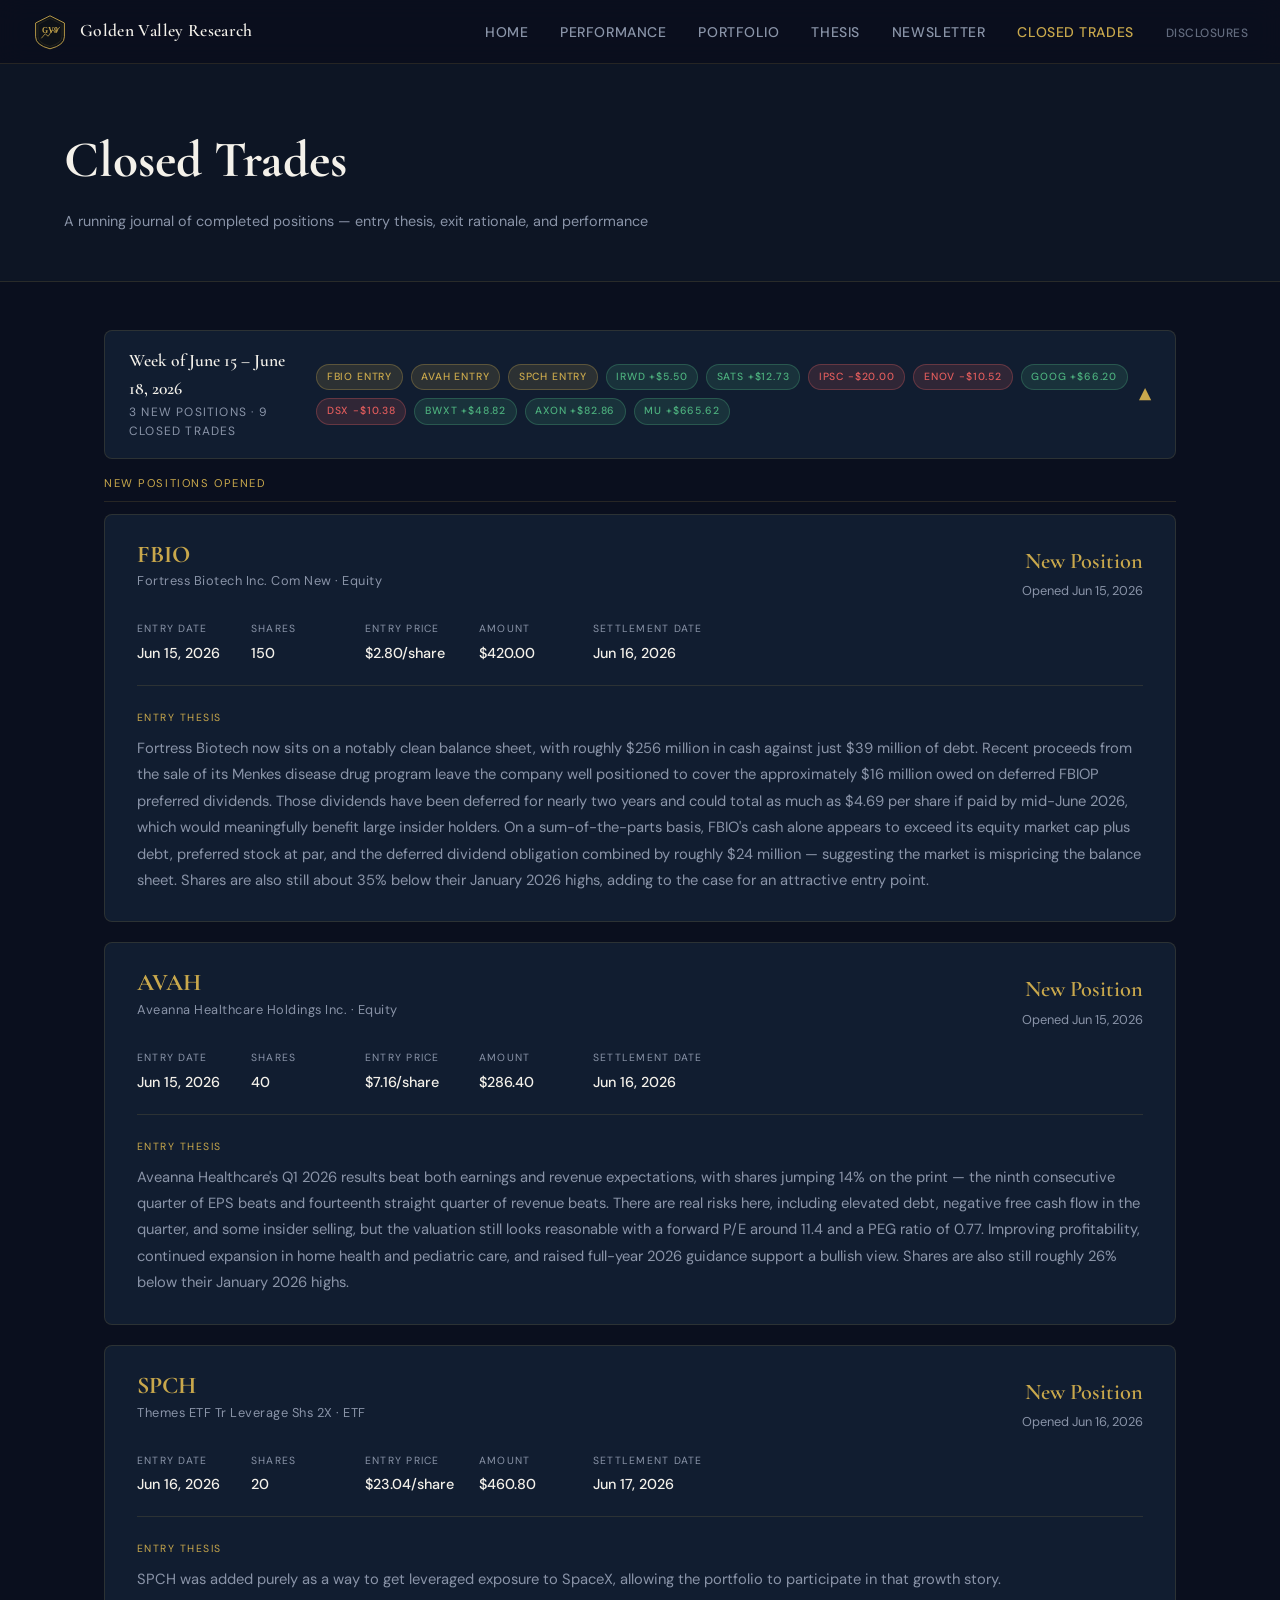
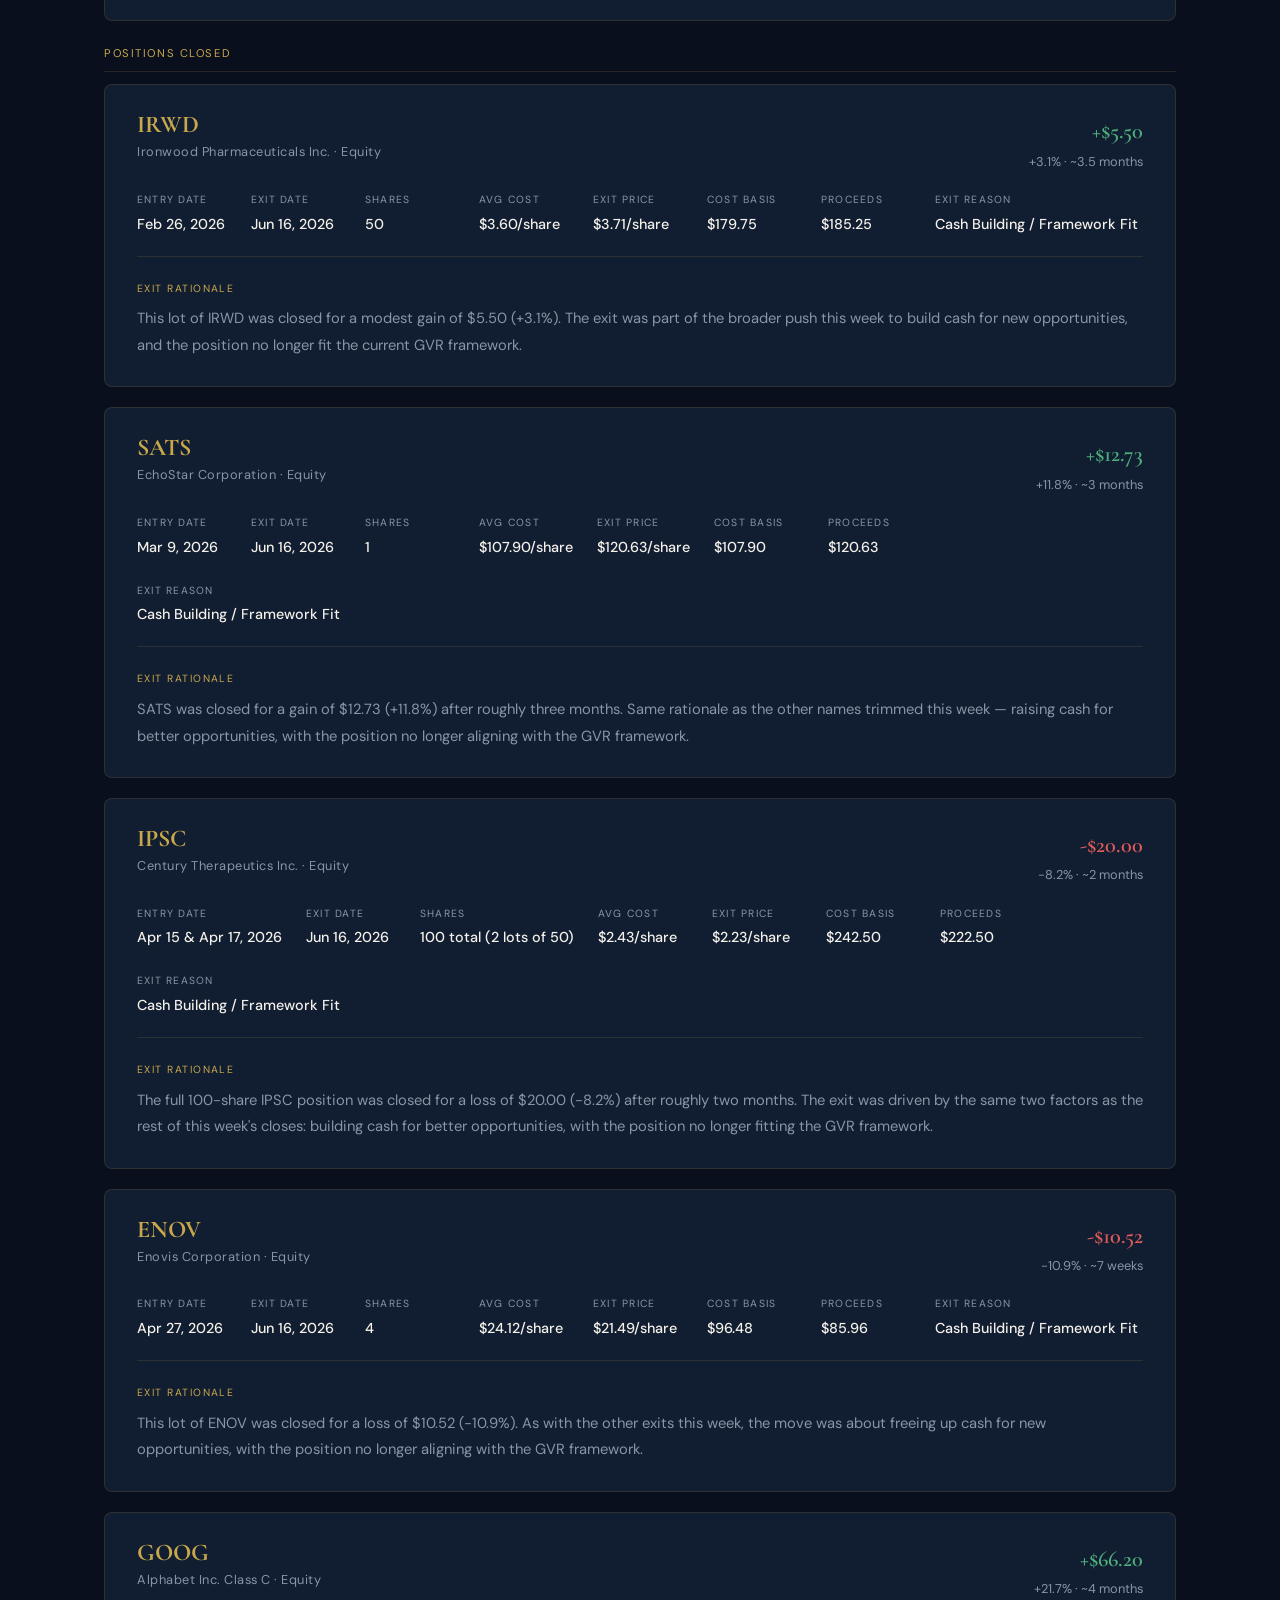
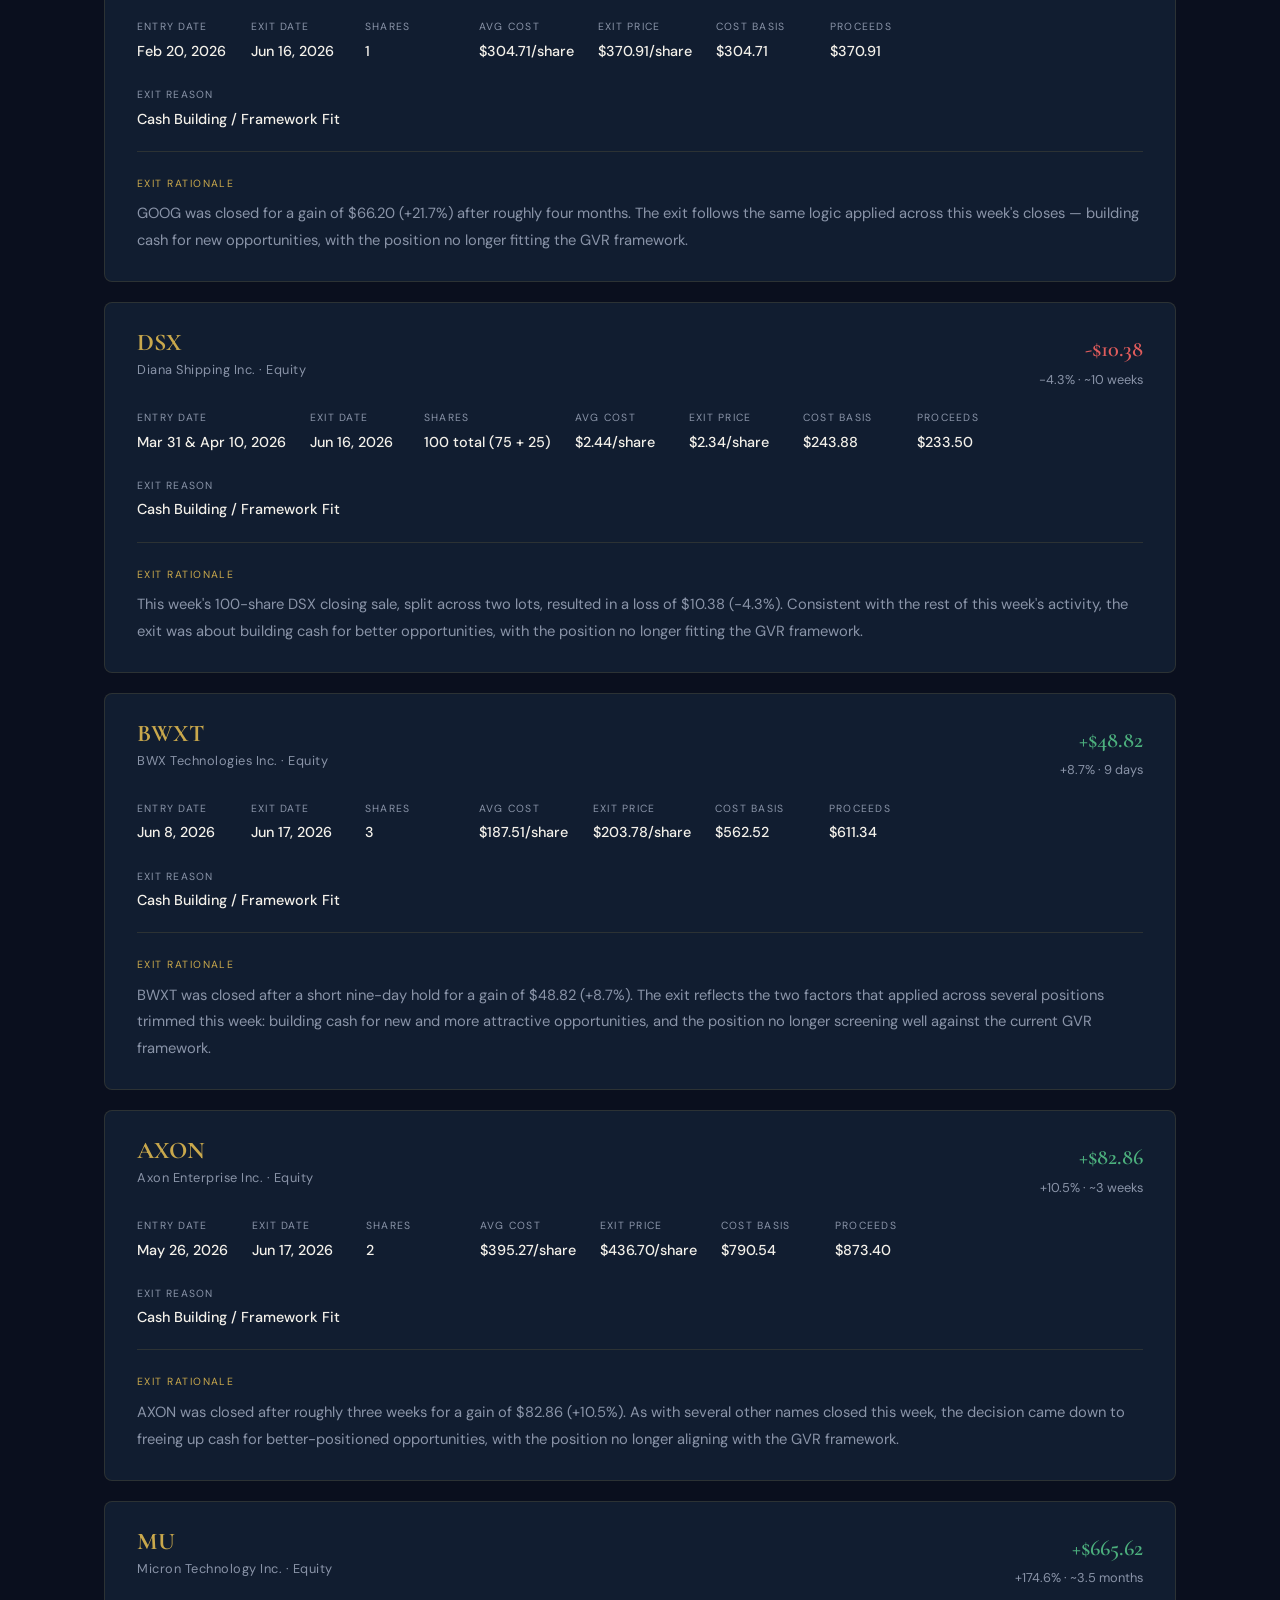
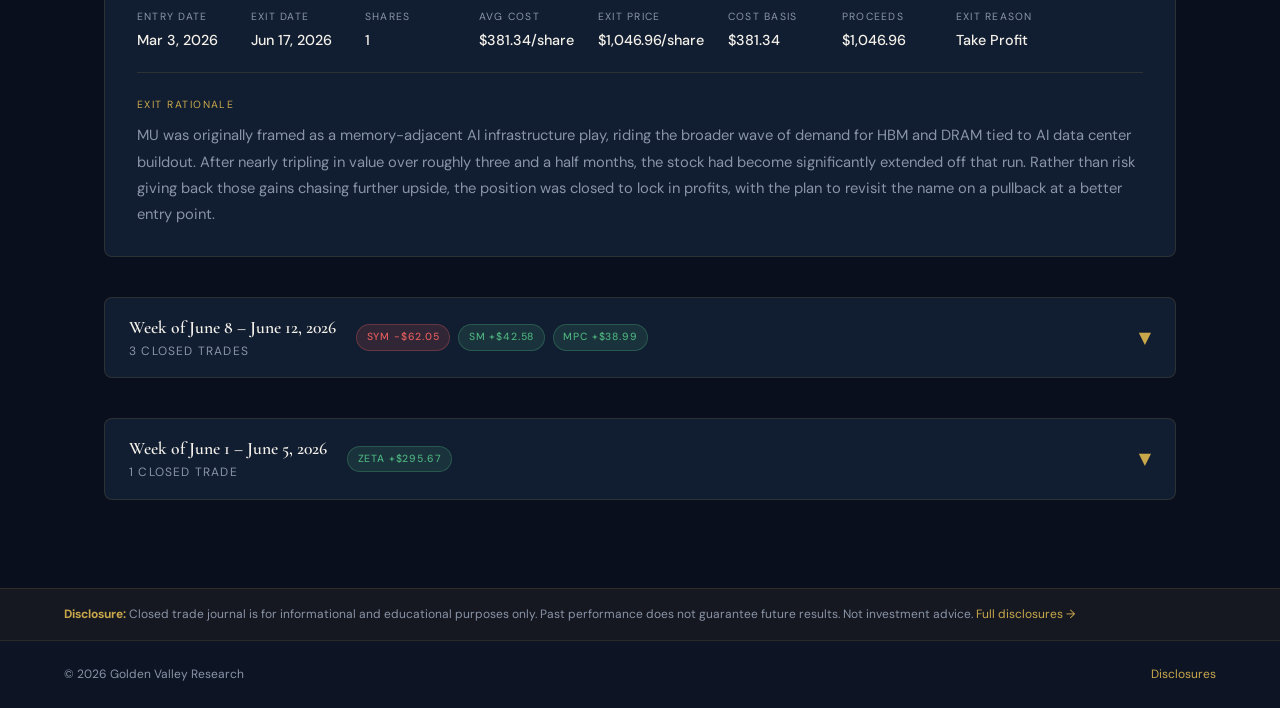
<file: closed-trades.html>
<!DOCTYPE html>
<html lang="en">
<head>
  <meta charset="UTF-8" />
  <meta name="viewport" content="width=device-width, initial-scale=1.0" />
  <title>Closed Trades — Golden Valley Research</title>
  <link rel="preconnect" href="https://fonts.googleapis.com">
  <link href="https://fonts.googleapis.com/css2?family=Cormorant+Garamond:wght@400;600;700&family=DM+Sans:wght@300;400;500&display=swap" rel="stylesheet">
  <link rel="stylesheet" href="css/main.css" />
  <style>
    .week-group { margin-bottom: 2.5rem; }
    .week-header {
      display: flex;
      align-items: center;
      justify-content: space-between;
      cursor: pointer;
      padding: 1rem 1.5rem;
      background: var(--navy-3);
      border: 1px solid var(--border);
      border-radius: var(--radius);
      user-select: none;
      transition: border-color 0.2s;
    }
    .week-header:hover { border-color: var(--gold); }
    .week-header-left { display: flex; align-items: center; gap: 1.25rem; }
    .week-label {
      font-family: var(--font-display);
      font-size: 1.1rem;
      font-weight: 600;
      color: var(--white);
    }
    .week-meta {
      font-size: .75rem;
      letter-spacing: .1em;
      text-transform: uppercase;
      color: var(--muted);
    }
    .week-summary-badges { display: flex; gap: .5rem; flex-wrap: wrap; }
    .trade-badge {
      font-size: .65rem;
      letter-spacing: .08em;
      text-transform: uppercase;
      padding: .25rem .6rem;
      border-radius: 20px;
      font-weight: 500;
    }
    .trade-badge-win {
      background: rgba(76,175,125,0.15);
      color: #4caf7d;
      border: 1px solid rgba(76,175,125,0.3);
    }
    .trade-badge-loss {
      background: rgba(224,92,92,0.15);
      color: #e05c5c;
      border: 1px solid rgba(224,92,92,0.3);
    }
    .trade-badge-open {
      background: rgba(201,168,76,0.15);
      color: var(--gold);
      border: 1px solid rgba(201,168,76,0.3);
    }
    .chevron {
      color: var(--gold);
      font-size: 1rem;
      transition: transform 0.25s;
    }
    .week-group.open .chevron { transform: rotate(180deg); }
    .week-content {
      display: none;
      padding-top: 1rem;
    }
    .week-group.open .week-content { display: block; }
    .week-subsection-label {
      font-size: .7rem;
      letter-spacing: .14em;
      text-transform: uppercase;
      color: var(--gold);
      margin: 1.5rem 0 .75rem;
      padding-bottom: .5rem;
      border-bottom: 1px solid var(--border);
    }
    .week-subsection-label:first-child { margin-top: 0; }
    .trade-card {
      background: var(--navy-3);
      border: 1px solid var(--border);
      border-radius: var(--radius);
      padding: 1.75rem 2rem;
      margin-bottom: 1.25rem;
    }
    .trade-card-header {
      display: flex;
      align-items: flex-start;
      justify-content: space-between;
      margin-bottom: 1.25rem;
      gap: 1rem;
    }
    .trade-ticker {
      font-family: var(--font-display);
      font-size: 1.5rem;
      font-weight: 700;
      color: var(--gold);
      line-height: 1;
      margin-bottom: .3rem;
    }
    .trade-name {
      font-size: .8rem;
      color: var(--muted);
      letter-spacing: .04em;
    }
    .trade-result {
      text-align: right;
    }
    .trade-result-value {
      font-family: var(--font-display);
      font-size: 1.4rem;
      font-weight: 600;
    }
    .trade-result-value.new { color: var(--gold); }
    .trade-result-pct {
      font-size: .8rem;
      color: var(--muted);
      margin-top: .15rem;
    }
    .trade-stats {
      display: flex;
      gap: 1.5rem;
      flex-wrap: wrap;
      margin-bottom: 1.5rem;
      padding-bottom: 1.25rem;
      border-bottom: 1px solid var(--border);
    }
    .trade-stat-item { min-width: 90px; }
    .trade-stat-label {
      font-size: .65rem;
      letter-spacing: .12em;
      text-transform: uppercase;
      color: var(--muted);
      margin-bottom: .25rem;
    }
    .trade-stat-value {
      font-size: .9rem;
      color: var(--white);
      font-weight: 500;
    }
    .trade-body p {
      color: var(--muted);
      font-size: .92rem;
      line-height: 1.8;
      margin-bottom: .9rem;
    }
    .trade-body p:last-child { margin-bottom: 0; }
    .trade-body strong { color: var(--white); }
    .trade-section-label {
      font-size: .65rem;
      letter-spacing: .14em;
      text-transform: uppercase;
      color: var(--gold);
      margin-bottom: .5rem;
      margin-top: 1.25rem;
    }
  </style>
</head>
<body>
  <nav class="nav">
    <a href="index.html" class="nav-brand">
      <svg class="nav-logo" viewBox="0 0 60 60" xmlns="http://www.w3.org/2000/svg">
        <path d="M30 3 L54 15 L54 38 Q54 52 30 58 Q6 52 6 38 L6 15 Z" fill="#0d1117" stroke="#c9a84c" stroke-width="1.5"/>
        <path d="M30 7 L50 17.5 L50 37 Q50 49 30 54 Q10 49 10 37 L10 17.5 Z" fill="none" stroke="#c9a84c" stroke-width="0.5" opacity="0.4"/>
        <text x="30" y="32" font-family="Georgia,serif" font-size="13" font-weight="bold" fill="#c9a84c" text-anchor="middle">GV9</text>
        <polyline points="16,40 22,33 27,37 34,27 40,30 46,22" fill="none" stroke="#c9a84c" stroke-width="1.5" stroke-linecap="round" stroke-linejoin="round" opacity="0.8"/>
      </svg>
      <span class="nav-name">Golden Valley Research</span>
    </a>
    <ul class="nav-links">
      <li><a href="index.html">Home</a></li>
      <li><a href="performance.html">Performance</a></li>
      <li><a href="portfolio.html">Portfolio</a></li>
      <li><a href="thesis.html">Thesis</a></li>
      <li><a href="newsletter.html">Newsletter</a></li>
      <li><a href="closed-trades.html" class="active">Closed Trades</a></li>
      <li><a href="disclosures.html" class="nav-disclosures">Disclosures</a></li>
    </ul>
    <button class="nav-toggle" onclick="document.querySelector('.nav-links').classList.toggle('open')">☰</button>
  </nav>
  <div class="page-header">
    <h1>Closed Trades</h1>
    <p>A running journal of completed positions — entry thesis, exit rationale, and performance</p>
  </div>
  <div class="page-content">
    <!-- WEEK: JUNE 15–18, 2026 -->
    <div class="week-group open" id="week-2026-06-15">
      <div class="week-header" onclick="toggleWeek('week-2026-06-15')">
        <div class="week-header-left">
          <div>
            <div class="week-label">Week of June 15 – June 18, 2026</div>
            <div class="week-meta">3 new positions · 9 closed trades</div>
          </div>
          <div class="week-summary-badges">
            <span class="trade-badge trade-badge-open">FBIO Entry</span>
            <span class="trade-badge trade-badge-open">AVAH Entry</span>
            <span class="trade-badge trade-badge-open">SPCH Entry</span>
            <span class="trade-badge trade-badge-win">IRWD +$5.50</span>
            <span class="trade-badge trade-badge-win">SATS +$12.73</span>
            <span class="trade-badge trade-badge-loss">IPSC -$20.00</span>
            <span class="trade-badge trade-badge-loss">ENOV -$10.52</span>
            <span class="trade-badge trade-badge-win">GOOG +$66.20</span>
            <span class="trade-badge trade-badge-loss">DSX -$10.38</span>
            <span class="trade-badge trade-badge-win">BWXT +$48.82</span>
            <span class="trade-badge trade-badge-win">AXON +$82.86</span>
            <span class="trade-badge trade-badge-win">MU +$665.62</span>
          </div>
        </div>
        <span class="chevron">▼</span>
      </div>
      <div class="week-content">
        <div class="week-subsection-label">New Positions Opened</div>
        <!-- FBIO -->
        <div class="trade-card">
          <div class="trade-card-header">
            <div>
              <div class="trade-ticker">FBIO</div>
              <div class="trade-name">Fortress Biotech Inc. Com New · Equity</div>
            </div>
            <div class="trade-result">
              <div class="trade-result-value new">New Position</div>
              <div class="trade-result-pct">Opened Jun 15, 2026</div>
            </div>
          </div>
          <div class="trade-stats">
            <div class="trade-stat-item">
              <div class="trade-stat-label">Entry Date</div>
              <div class="trade-stat-value">Jun 15, 2026</div>
            </div>
            <div class="trade-stat-item">
              <div class="trade-stat-label">Shares</div>
              <div class="trade-stat-value">150</div>
            </div>
            <div class="trade-stat-item">
              <div class="trade-stat-label">Entry Price</div>
              <div class="trade-stat-value">$2.80/share</div>
            </div>
            <div class="trade-stat-item">
              <div class="trade-stat-label">Amount</div>
              <div class="trade-stat-value">$420.00</div>
            </div>
            <div class="trade-stat-item">
              <div class="trade-stat-label">Settlement Date</div>
              <div class="trade-stat-value">Jun 16, 2026</div>
            </div>
          </div>
          <div class="trade-body">
            <div class="trade-section-label">Entry Thesis</div>
            <p>Fortress Biotech now sits on a notably clean balance sheet, with roughly $256 million in cash against just $39 million of debt. Recent proceeds from the sale of its Menkes disease drug program leave the company well positioned to cover the approximately $16 million owed on deferred FBIOP preferred dividends. Those dividends have been deferred for nearly two years and could total as much as $4.69 per share if paid by mid-June 2026, which would meaningfully benefit large insider holders. On a sum-of-the-parts basis, FBIO's cash alone appears to exceed its equity market cap plus debt, preferred stock at par, and the deferred dividend obligation combined by roughly $24 million — suggesting the market is mispricing the balance sheet. Shares are also still about 35% below their January 2026 highs, adding to the case for an attractive entry point.</p>
          </div>
        </div>
        <!-- AVAH -->
        <div class="trade-card">
          <div class="trade-card-header">
            <div>
              <div class="trade-ticker">AVAH</div>
              <div class="trade-name">Aveanna Healthcare Holdings Inc. · Equity</div>
            </div>
            <div class="trade-result">
              <div class="trade-result-value new">New Position</div>
              <div class="trade-result-pct">Opened Jun 15, 2026</div>
            </div>
          </div>
          <div class="trade-stats">
            <div class="trade-stat-item">
              <div class="trade-stat-label">Entry Date</div>
              <div class="trade-stat-value">Jun 15, 2026</div>
            </div>
            <div class="trade-stat-item">
              <div class="trade-stat-label">Shares</div>
              <div class="trade-stat-value">40</div>
            </div>
            <div class="trade-stat-item">
              <div class="trade-stat-label">Entry Price</div>
              <div class="trade-stat-value">$7.16/share</div>
            </div>
            <div class="trade-stat-item">
              <div class="trade-stat-label">Amount</div>
              <div class="trade-stat-value">$286.40</div>
            </div>
            <div class="trade-stat-item">
              <div class="trade-stat-label">Settlement Date</div>
              <div class="trade-stat-value">Jun 16, 2026</div>
            </div>
          </div>
          <div class="trade-body">
            <div class="trade-section-label">Entry Thesis</div>
            <p>Aveanna Healthcare's Q1 2026 results beat both earnings and revenue expectations, with shares jumping 14% on the print — the ninth consecutive quarter of EPS beats and fourteenth straight quarter of revenue beats. There are real risks here, including elevated debt, negative free cash flow in the quarter, and some insider selling, but the valuation still looks reasonable with a forward P/E around 11.4 and a PEG ratio of 0.77. Improving profitability, continued expansion in home health and pediatric care, and raised full-year 2026 guidance support a bullish view. Shares are also still roughly 26% below their January 2026 highs.</p>
          </div>
        </div>
        <!-- SPCH -->
        <div class="trade-card">
          <div class="trade-card-header">
            <div>
              <div class="trade-ticker">SPCH</div>
              <div class="trade-name">Themes ETF Tr Leverage Shs 2X · ETF</div>
            </div>
            <div class="trade-result">
              <div class="trade-result-value new">New Position</div>
              <div class="trade-result-pct">Opened Jun 16, 2026</div>
            </div>
          </div>
          <div class="trade-stats">
            <div class="trade-stat-item">
              <div class="trade-stat-label">Entry Date</div>
              <div class="trade-stat-value">Jun 16, 2026</div>
            </div>
            <div class="trade-stat-item">
              <div class="trade-stat-label">Shares</div>
              <div class="trade-stat-value">20</div>
            </div>
            <div class="trade-stat-item">
              <div class="trade-stat-label">Entry Price</div>
              <div class="trade-stat-value">$23.04/share</div>
            </div>
            <div class="trade-stat-item">
              <div class="trade-stat-label">Amount</div>
              <div class="trade-stat-value">$460.80</div>
            </div>
            <div class="trade-stat-item">
              <div class="trade-stat-label">Settlement Date</div>
              <div class="trade-stat-value">Jun 17, 2026</div>
            </div>
          </div>
          <div class="trade-body">
            <div class="trade-section-label">Entry Thesis</div>
            <p>SPCH was added purely as a way to get leveraged exposure to SpaceX, allowing the portfolio to participate in that growth story.</p>
          </div>
        </div>

        <div class="week-subsection-label">Positions Closed</div>
        <!-- IRWD -->
        <div class="trade-card">
          <div class="trade-card-header">
            <div>
              <div class="trade-ticker">IRWD</div>
              <div class="trade-name">Ironwood Pharmaceuticals Inc. · Equity</div>
            </div>
            <div class="trade-result">
              <div class="trade-result-value pos">+$5.50</div>
              <div class="trade-result-pct">+3.1% · ~3.5 months</div>
            </div>
          </div>
          <div class="trade-stats">
            <div class="trade-stat-item">
              <div class="trade-stat-label">Entry Date</div>
              <div class="trade-stat-value">Feb 26, 2026</div>
            </div>
            <div class="trade-stat-item">
              <div class="trade-stat-label">Exit Date</div>
              <div class="trade-stat-value">Jun 16, 2026</div>
            </div>
            <div class="trade-stat-item">
              <div class="trade-stat-label">Shares</div>
              <div class="trade-stat-value">50</div>
            </div>
            <div class="trade-stat-item">
              <div class="trade-stat-label">Avg Cost</div>
              <div class="trade-stat-value">$3.60/share</div>
            </div>
            <div class="trade-stat-item">
              <div class="trade-stat-label">Exit Price</div>
              <div class="trade-stat-value">$3.71/share</div>
            </div>
            <div class="trade-stat-item">
              <div class="trade-stat-label">Cost Basis</div>
              <div class="trade-stat-value">$179.75</div>
            </div>
            <div class="trade-stat-item">
              <div class="trade-stat-label">Proceeds</div>
              <div class="trade-stat-value">$185.25</div>
            </div>
            <div class="trade-stat-item">
              <div class="trade-stat-label">Exit Reason</div>
              <div class="trade-stat-value">Cash Building / Framework Fit</div>
            </div>
          </div>
          <div class="trade-body">
            <div class="trade-section-label">Exit Rationale</div>
            <p>This lot of IRWD was closed for a modest gain of $5.50 (+3.1%). The exit was part of the broader push this week to build cash for new opportunities, and the position no longer fit the current GVR framework.</p>
          </div>
        </div>
        <!-- SATS -->
        <div class="trade-card">
          <div class="trade-card-header">
            <div>
              <div class="trade-ticker">SATS</div>
              <div class="trade-name">EchoStar Corporation · Equity</div>
            </div>
            <div class="trade-result">
              <div class="trade-result-value pos">+$12.73</div>
              <div class="trade-result-pct">+11.8% · ~3 months</div>
            </div>
          </div>
          <div class="trade-stats">
            <div class="trade-stat-item">
              <div class="trade-stat-label">Entry Date</div>
              <div class="trade-stat-value">Mar 9, 2026</div>
            </div>
            <div class="trade-stat-item">
              <div class="trade-stat-label">Exit Date</div>
              <div class="trade-stat-value">Jun 16, 2026</div>
            </div>
            <div class="trade-stat-item">
              <div class="trade-stat-label">Shares</div>
              <div class="trade-stat-value">1</div>
            </div>
            <div class="trade-stat-item">
              <div class="trade-stat-label">Avg Cost</div>
              <div class="trade-stat-value">$107.90/share</div>
            </div>
            <div class="trade-stat-item">
              <div class="trade-stat-label">Exit Price</div>
              <div class="trade-stat-value">$120.63/share</div>
            </div>
            <div class="trade-stat-item">
              <div class="trade-stat-label">Cost Basis</div>
              <div class="trade-stat-value">$107.90</div>
            </div>
            <div class="trade-stat-item">
              <div class="trade-stat-label">Proceeds</div>
              <div class="trade-stat-value">$120.63</div>
            </div>
            <div class="trade-stat-item">
              <div class="trade-stat-label">Exit Reason</div>
              <div class="trade-stat-value">Cash Building / Framework Fit</div>
            </div>
          </div>
          <div class="trade-body">
            <div class="trade-section-label">Exit Rationale</div>
            <p>SATS was closed for a gain of $12.73 (+11.8%) after roughly three months. Same rationale as the other names trimmed this week — raising cash for better opportunities, with the position no longer aligning with the GVR framework.</p>
          </div>
        </div>
        <!-- IPSC -->
        <div class="trade-card">
          <div class="trade-card-header">
            <div>
              <div class="trade-ticker">IPSC</div>
              <div class="trade-name">Century Therapeutics Inc. · Equity</div>
            </div>
            <div class="trade-result">
              <div class="trade-result-value neg">-$20.00</div>
              <div class="trade-result-pct">-8.2% · ~2 months</div>
            </div>
          </div>
          <div class="trade-stats">
            <div class="trade-stat-item">
              <div class="trade-stat-label">Entry Date</div>
              <div class="trade-stat-value">Apr 15 &amp; Apr 17, 2026</div>
            </div>
            <div class="trade-stat-item">
              <div class="trade-stat-label">Exit Date</div>
              <div class="trade-stat-value">Jun 16, 2026</div>
            </div>
            <div class="trade-stat-item">
              <div class="trade-stat-label">Shares</div>
              <div class="trade-stat-value">100 total (2 lots of 50)</div>
            </div>
            <div class="trade-stat-item">
              <div class="trade-stat-label">Avg Cost</div>
              <div class="trade-stat-value">$2.43/share</div>
            </div>
            <div class="trade-stat-item">
              <div class="trade-stat-label">Exit Price</div>
              <div class="trade-stat-value">$2.23/share</div>
            </div>
            <div class="trade-stat-item">
              <div class="trade-stat-label">Cost Basis</div>
              <div class="trade-stat-value">$242.50</div>
            </div>
            <div class="trade-stat-item">
              <div class="trade-stat-label">Proceeds</div>
              <div class="trade-stat-value">$222.50</div>
            </div>
            <div class="trade-stat-item">
              <div class="trade-stat-label">Exit Reason</div>
              <div class="trade-stat-value">Cash Building / Framework Fit</div>
            </div>
          </div>
          <div class="trade-body">
            <div class="trade-section-label">Exit Rationale</div>
            <p>The full 100-share IPSC position was closed for a loss of $20.00 (-8.2%) after roughly two months. The exit was driven by the same two factors as the rest of this week's closes: building cash for better opportunities, with the position no longer fitting the GVR framework.</p>
          </div>
        </div>
        <!-- ENOV -->
        <div class="trade-card">
          <div class="trade-card-header">
            <div>
              <div class="trade-ticker">ENOV</div>
              <div class="trade-name">Enovis Corporation · Equity</div>
            </div>
            <div class="trade-result">
              <div class="trade-result-value neg">-$10.52</div>
              <div class="trade-result-pct">-10.9% · ~7 weeks</div>
            </div>
          </div>
          <div class="trade-stats">
            <div class="trade-stat-item">
              <div class="trade-stat-label">Entry Date</div>
              <div class="trade-stat-value">Apr 27, 2026</div>
            </div>
            <div class="trade-stat-item">
              <div class="trade-stat-label">Exit Date</div>
              <div class="trade-stat-value">Jun 16, 2026</div>
            </div>
            <div class="trade-stat-item">
              <div class="trade-stat-label">Shares</div>
              <div class="trade-stat-value">4</div>
            </div>
            <div class="trade-stat-item">
              <div class="trade-stat-label">Avg Cost</div>
              <div class="trade-stat-value">$24.12/share</div>
            </div>
            <div class="trade-stat-item">
              <div class="trade-stat-label">Exit Price</div>
              <div class="trade-stat-value">$21.49/share</div>
            </div>
            <div class="trade-stat-item">
              <div class="trade-stat-label">Cost Basis</div>
              <div class="trade-stat-value">$96.48</div>
            </div>
            <div class="trade-stat-item">
              <div class="trade-stat-label">Proceeds</div>
              <div class="trade-stat-value">$85.96</div>
            </div>
            <div class="trade-stat-item">
              <div class="trade-stat-label">Exit Reason</div>
              <div class="trade-stat-value">Cash Building / Framework Fit</div>
            </div>
          </div>
          <div class="trade-body">
            <div class="trade-section-label">Exit Rationale</div>
            <p>This lot of ENOV was closed for a loss of $10.52 (-10.9%). As with the other exits this week, the move was about freeing up cash for new opportunities, with the position no longer aligning with the GVR framework.</p>
          </div>
        </div>
        <!-- GOOG -->
        <div class="trade-card">
          <div class="trade-card-header">
            <div>
              <div class="trade-ticker">GOOG</div>
              <div class="trade-name">Alphabet Inc. Class C · Equity</div>
            </div>
            <div class="trade-result">
              <div class="trade-result-value pos">+$66.20</div>
              <div class="trade-result-pct">+21.7% · ~4 months</div>
            </div>
          </div>
          <div class="trade-stats">
            <div class="trade-stat-item">
              <div class="trade-stat-label">Entry Date</div>
              <div class="trade-stat-value">Feb 20, 2026</div>
            </div>
            <div class="trade-stat-item">
              <div class="trade-stat-label">Exit Date</div>
              <div class="trade-stat-value">Jun 16, 2026</div>
            </div>
            <div class="trade-stat-item">
              <div class="trade-stat-label">Shares</div>
              <div class="trade-stat-value">1</div>
            </div>
            <div class="trade-stat-item">
              <div class="trade-stat-label">Avg Cost</div>
              <div class="trade-stat-value">$304.71/share</div>
            </div>
            <div class="trade-stat-item">
              <div class="trade-stat-label">Exit Price</div>
              <div class="trade-stat-value">$370.91/share</div>
            </div>
            <div class="trade-stat-item">
              <div class="trade-stat-label">Cost Basis</div>
              <div class="trade-stat-value">$304.71</div>
            </div>
            <div class="trade-stat-item">
              <div class="trade-stat-label">Proceeds</div>
              <div class="trade-stat-value">$370.91</div>
            </div>
            <div class="trade-stat-item">
              <div class="trade-stat-label">Exit Reason</div>
              <div class="trade-stat-value">Cash Building / Framework Fit</div>
            </div>
          </div>
          <div class="trade-body">
            <div class="trade-section-label">Exit Rationale</div>
            <p>GOOG was closed for a gain of $66.20 (+21.7%) after roughly four months. The exit follows the same logic applied across this week's closes — building cash for new opportunities, with the position no longer fitting the GVR framework.</p>
          </div>
        </div>
        <!-- DSX -->
        <div class="trade-card">
          <div class="trade-card-header">
            <div>
              <div class="trade-ticker">DSX</div>
              <div class="trade-name">Diana Shipping Inc. · Equity</div>
            </div>
            <div class="trade-result">
              <div class="trade-result-value neg">-$10.38</div>
              <div class="trade-result-pct">-4.3% · ~10 weeks</div>
            </div>
          </div>
          <div class="trade-stats">
            <div class="trade-stat-item">
              <div class="trade-stat-label">Entry Date</div>
              <div class="trade-stat-value">Mar 31 &amp; Apr 10, 2026</div>
            </div>
            <div class="trade-stat-item">
              <div class="trade-stat-label">Exit Date</div>
              <div class="trade-stat-value">Jun 16, 2026</div>
            </div>
            <div class="trade-stat-item">
              <div class="trade-stat-label">Shares</div>
              <div class="trade-stat-value">100 total (75 + 25)</div>
            </div>
            <div class="trade-stat-item">
              <div class="trade-stat-label">Avg Cost</div>
              <div class="trade-stat-value">$2.44/share</div>
            </div>
            <div class="trade-stat-item">
              <div class="trade-stat-label">Exit Price</div>
              <div class="trade-stat-value">$2.34/share</div>
            </div>
            <div class="trade-stat-item">
              <div class="trade-stat-label">Cost Basis</div>
              <div class="trade-stat-value">$243.88</div>
            </div>
            <div class="trade-stat-item">
              <div class="trade-stat-label">Proceeds</div>
              <div class="trade-stat-value">$233.50</div>
            </div>
            <div class="trade-stat-item">
              <div class="trade-stat-label">Exit Reason</div>
              <div class="trade-stat-value">Cash Building / Framework Fit</div>
            </div>
          </div>
          <div class="trade-body">
            <div class="trade-section-label">Exit Rationale</div>
            <p>This week's 100-share DSX closing sale, split across two lots, resulted in a loss of $10.38 (-4.3%). Consistent with the rest of this week's activity, the exit was about building cash for better opportunities, with the position no longer fitting the GVR framework.</p>
          </div>
        </div>
        <!-- BWXT -->
        <div class="trade-card">
          <div class="trade-card-header">
            <div>
              <div class="trade-ticker">BWXT</div>
              <div class="trade-name">BWX Technologies Inc. · Equity</div>
            </div>
            <div class="trade-result">
              <div class="trade-result-value pos">+$48.82</div>
              <div class="trade-result-pct">+8.7% · 9 days</div>
            </div>
          </div>
          <div class="trade-stats">
            <div class="trade-stat-item">
              <div class="trade-stat-label">Entry Date</div>
              <div class="trade-stat-value">Jun 8, 2026</div>
            </div>
            <div class="trade-stat-item">
              <div class="trade-stat-label">Exit Date</div>
              <div class="trade-stat-value">Jun 17, 2026</div>
            </div>
            <div class="trade-stat-item">
              <div class="trade-stat-label">Shares</div>
              <div class="trade-stat-value">3</div>
            </div>
            <div class="trade-stat-item">
              <div class="trade-stat-label">Avg Cost</div>
              <div class="trade-stat-value">$187.51/share</div>
            </div>
            <div class="trade-stat-item">
              <div class="trade-stat-label">Exit Price</div>
              <div class="trade-stat-value">$203.78/share</div>
            </div>
            <div class="trade-stat-item">
              <div class="trade-stat-label">Cost Basis</div>
              <div class="trade-stat-value">$562.52</div>
            </div>
            <div class="trade-stat-item">
              <div class="trade-stat-label">Proceeds</div>
              <div class="trade-stat-value">$611.34</div>
            </div>
            <div class="trade-stat-item">
              <div class="trade-stat-label">Exit Reason</div>
              <div class="trade-stat-value">Cash Building / Framework Fit</div>
            </div>
          </div>
          <div class="trade-body">
            <div class="trade-section-label">Exit Rationale</div>
            <p>BWXT was closed after a short nine-day hold for a gain of $48.82 (+8.7%). The exit reflects the two factors that applied across several positions trimmed this week: building cash for new and more attractive opportunities, and the position no longer screening well against the current GVR framework.</p>
          </div>
        </div>
        <!-- AXON -->
        <div class="trade-card">
          <div class="trade-card-header">
            <div>
              <div class="trade-ticker">AXON</div>
              <div class="trade-name">Axon Enterprise Inc. · Equity</div>
            </div>
            <div class="trade-result">
              <div class="trade-result-value pos">+$82.86</div>
              <div class="trade-result-pct">+10.5% · ~3 weeks</div>
            </div>
          </div>
          <div class="trade-stats">
            <div class="trade-stat-item">
              <div class="trade-stat-label">Entry Date</div>
              <div class="trade-stat-value">May 26, 2026</div>
            </div>
            <div class="trade-stat-item">
              <div class="trade-stat-label">Exit Date</div>
              <div class="trade-stat-value">Jun 17, 2026</div>
            </div>
            <div class="trade-stat-item">
              <div class="trade-stat-label">Shares</div>
              <div class="trade-stat-value">2</div>
            </div>
            <div class="trade-stat-item">
              <div class="trade-stat-label">Avg Cost</div>
              <div class="trade-stat-value">$395.27/share</div>
            </div>
            <div class="trade-stat-item">
              <div class="trade-stat-label">Exit Price</div>
              <div class="trade-stat-value">$436.70/share</div>
            </div>
            <div class="trade-stat-item">
              <div class="trade-stat-label">Cost Basis</div>
              <div class="trade-stat-value">$790.54</div>
            </div>
            <div class="trade-stat-item">
              <div class="trade-stat-label">Proceeds</div>
              <div class="trade-stat-value">$873.40</div>
            </div>
            <div class="trade-stat-item">
              <div class="trade-stat-label">Exit Reason</div>
              <div class="trade-stat-value">Cash Building / Framework Fit</div>
            </div>
          </div>
          <div class="trade-body">
            <div class="trade-section-label">Exit Rationale</div>
            <p>AXON was closed after roughly three weeks for a gain of $82.86 (+10.5%). As with several other names closed this week, the decision came down to freeing up cash for better-positioned opportunities, with the position no longer aligning with the GVR framework.</p>
          </div>
        </div>
        <!-- MU -->
        <div class="trade-card">
          <div class="trade-card-header">
            <div>
              <div class="trade-ticker">MU</div>
              <div class="trade-name">Micron Technology Inc. · Equity</div>
            </div>
            <div class="trade-result">
              <div class="trade-result-value pos">+$665.62</div>
              <div class="trade-result-pct">+174.6% · ~3.5 months</div>
            </div>
          </div>
          <div class="trade-stats">
            <div class="trade-stat-item">
              <div class="trade-stat-label">Entry Date</div>
              <div class="trade-stat-value">Mar 3, 2026</div>
            </div>
            <div class="trade-stat-item">
              <div class="trade-stat-label">Exit Date</div>
              <div class="trade-stat-value">Jun 17, 2026</div>
            </div>
            <div class="trade-stat-item">
              <div class="trade-stat-label">Shares</div>
              <div class="trade-stat-value">1</div>
            </div>
            <div class="trade-stat-item">
              <div class="trade-stat-label">Avg Cost</div>
              <div class="trade-stat-value">$381.34/share</div>
            </div>
            <div class="trade-stat-item">
              <div class="trade-stat-label">Exit Price</div>
              <div class="trade-stat-value">$1,046.96/share</div>
            </div>
            <div class="trade-stat-item">
              <div class="trade-stat-label">Cost Basis</div>
              <div class="trade-stat-value">$381.34</div>
            </div>
            <div class="trade-stat-item">
              <div class="trade-stat-label">Proceeds</div>
              <div class="trade-stat-value">$1,046.96</div>
            </div>
            <div class="trade-stat-item">
              <div class="trade-stat-label">Exit Reason</div>
              <div class="trade-stat-value">Take Profit</div>
            </div>
          </div>
          <div class="trade-body">
            <div class="trade-section-label">Exit Rationale</div>
            <p>MU was originally framed as a memory-adjacent AI infrastructure play, riding the broader wave of demand for HBM and DRAM tied to AI data center buildout. After nearly tripling in value over roughly three and a half months, the stock had become significantly extended off that run. Rather than risk giving back those gains chasing further upside, the position was closed to lock in profits, with the plan to revisit the name on a pullback at a better entry point.</p>
          </div>
        </div>
      </div>
    </div>
    <!-- WEEK: JUNE 8–12, 2026 -->
    <div class="week-group" id="week-2026-06-08">
      <div class="week-header" onclick="toggleWeek('week-2026-06-08')">
        <div class="week-header-left">
          <div>
            <div class="week-label">Week of June 8 – June 12, 2026</div>
            <div class="week-meta">3 closed trades</div>
          </div>
          <div class="week-summary-badges">
            <span class="trade-badge trade-badge-loss">SYM -$62.05</span>
            <span class="trade-badge trade-badge-win">SM +$42.58</span>
            <span class="trade-badge trade-badge-win">MPC +$38.99</span>
          </div>
        </div>
        <span class="chevron">▼</span>
      </div>
      <div class="week-content">
        <!-- SYM -->
        <div class="trade-card">
          <div class="trade-card-header">
            <div>
              <div class="trade-ticker">SYM</div>
              <div class="trade-name">Symbotic Inc. Class A · Equity</div>
            </div>
            <div class="trade-result">
              <div class="trade-result-value neg">-$62.05</div>
              <div class="trade-result-pct">-22.8% · ~3.5 months</div>
            </div>
          </div>
          <div class="trade-stats">
            <div class="trade-stat-item">
              <div class="trade-stat-label">Entry Date</div>
              <div class="trade-stat-value">Feb 24, 2026</div>
            </div>
            <div class="trade-stat-item">
              <div class="trade-stat-label">Exit Date</div>
              <div class="trade-stat-value">Jun 12, 2026</div>
            </div>
            <div class="trade-stat-item">
              <div class="trade-stat-label">Shares</div>
              <div class="trade-stat-value">5</div>
            </div>
            <div class="trade-stat-item">
              <div class="trade-stat-label">Avg Cost</div>
              <div class="trade-stat-value">$54.38/share</div>
            </div>
            <div class="trade-stat-item">
              <div class="trade-stat-label">Exit Price</div>
              <div class="trade-stat-value">$41.97/share</div>
            </div>
            <div class="trade-stat-item">
              <div class="trade-stat-label">Cost Basis</div>
              <div class="trade-stat-value">$271.90</div>
            </div>
            <div class="trade-stat-item">
              <div class="trade-stat-label">Proceeds</div>
              <div class="trade-stat-value">$209.85</div>
            </div>
            <div class="trade-stat-item">
              <div class="trade-stat-label">Exit Reason</div>
              <div class="trade-stat-value">Stop Loss / Thesis Break</div>
            </div>
          </div>
          <div class="trade-body">
            <div class="trade-section-label">Entry Thesis</div>
            <p>The original entry was predicated on a technical demand zone offering a favorable risk/reward setup for a bounce.</p>
            <div class="trade-section-label">Exit Rationale &amp; Reflection</div>
            <p>That demand zone failed to hold — price broke decisively below the level the entry was built on, leaving the chart structurally broken. Combined with thin margins and inconsistent earnings at the fundamental level, this no longer screened as a name worth defending. Rather than hold a falling knife on the hope of a reversion, the position was cut and the capital redeployed to better setups.</p>
          </div>
        </div>
        <!-- SM -->
        <div class="trade-card">
          <div class="trade-card-header">
            <div>
              <div class="trade-ticker">SM</div>
              <div class="trade-name">SM Energy Co. · Equity</div>
            </div>
            <div class="trade-result">
              <div class="trade-result-value pos">+$42.58</div>
              <div class="trade-result-pct">+7.3% · ~7 weeks</div>
            </div>
          </div>
          <div class="trade-stats">
            <div class="trade-stat-item">
              <div class="trade-stat-label">Entry Date</div>
              <div class="trade-stat-value">Apr 24, 2026</div>
            </div>
            <div class="trade-stat-item">
              <div class="trade-stat-label">Exit Date</div>
              <div class="trade-stat-value">Jun 12, 2026</div>
            </div>
            <div class="trade-stat-item">
              <div class="trade-stat-label">Shares</div>
              <div class="trade-stat-value">20</div>
            </div>
            <div class="trade-stat-item">
              <div class="trade-stat-label">Avg Cost</div>
              <div class="trade-stat-value">$29.07/share</div>
            </div>
            <div class="trade-stat-item">
              <div class="trade-stat-label">Exit Price</div>
              <div class="trade-stat-value">$31.20/share</div>
            </div>
            <div class="trade-stat-item">
              <div class="trade-stat-label">Cost Basis</div>
              <div class="trade-stat-value">$581.40</div>
            </div>
            <div class="trade-stat-item">
              <div class="trade-stat-label">Proceeds</div>
              <div class="trade-stat-value">$623.98</div>
            </div>
            <div class="trade-stat-item">
              <div class="trade-stat-label">Exit Reason</div>
              <div class="trade-stat-value">Take Profit / Macro Shift</div>
            </div>
          </div>
          <div class="trade-body">
            <div class="trade-section-label">Entry Thesis</div>
            <p>SM Energy was framed as a deep-value re-rating candidate within the E&amp;P space, with the thesis centered on ongoing debt reduction and a high oil/gas pricing backdrop. Continued deleveraging was expected to strengthen the balance sheet meaningfully and unlock shareholder value over time, while the market appeared to be underappreciating the company's natural gas production and reserve base alongside expectations for crude oil prices to push even higher into the back half of the year. Strong share-buying momentum into early 2026 was read as a signal that a multi-year bull trend in the name could be underway. On valuation, the combined company was projected to trade at just ~3.9x 2027 earnings under conservative commodity price assumptions — well below the fossil fuel E&amp;P group median of roughly 10x — making it one of the cheaper ways to gain exposure to the petroleum sector or a continuation of elevated crude prices.</p>
            <div class="trade-section-label">Exit Rationale &amp; Reflection</div>
            <p>The exit was driven by a shift in the macro backdrop rather than any deterioration in the company itself. With reports of progress toward a deal with Iran, the geopolitical premium embedded in crude prices looked increasingly likely to fade, and oil appeared to be topping out in the near term. That removes one of the key growth engines underpinning the thesis. Rather than wait for that view to play out and risk giving back the gain, the position was closed for a modest profit — an example of being proactive about taking wins off the table when the original catalyst structure changes, even before the chart confirms it.</p>
          </div>
        </div>
        <!-- MPC -->
        <div class="trade-card">
          <div class="trade-card-header">
            <div>
              <div class="trade-ticker">MPC</div>
              <div class="trade-name">Marathon Petroleum Corp. · Equity</div>
            </div>
            <div class="trade-result">
              <div class="trade-result-value pos">+$38.99</div>
              <div class="trade-result-pct">+17.3% · ~6.5 weeks</div>
            </div>
          </div>
          <div class="trade-stats">
            <div class="trade-stat-item">
              <div class="trade-stat-label">Entry Date</div>
              <div class="trade-stat-value">Apr 27, 2026</div>
            </div>
            <div class="trade-stat-item">
              <div class="trade-stat-label">Exit Date</div>
              <div class="trade-stat-value">Jun 12, 2026</div>
            </div>
            <div class="trade-stat-item">
              <div class="trade-stat-label">Shares</div>
              <div class="trade-stat-value">1</div>
            </div>
            <div class="trade-stat-item">
              <div class="trade-stat-label">Avg Cost</div>
              <div class="trade-stat-value">$225.11/share</div>
            </div>
            <div class="trade-stat-item">
              <div class="trade-stat-label">Exit Price</div>
              <div class="trade-stat-value">$264.10/share</div>
            </div>
            <div class="trade-stat-item">
              <div class="trade-stat-label">Cost Basis</div>
              <div class="trade-stat-value">$225.11</div>
            </div>
            <div class="trade-stat-item">
              <div class="trade-stat-label">Proceeds</div>
              <div class="trade-stat-value">$264.10</div>
            </div>
            <div class="trade-stat-item">
              <div class="trade-stat-label">Exit Reason</div>
              <div class="trade-stat-value">Take Profit / Macro Shift</div>
            </div>
          </div>
          <div class="trade-body">
            <div class="trade-section-label">Entry Thesis &amp; Exit Rationale</div>
            <p>Essentially the same thesis and exit logic as SM, applied to a more established, lower-beta name within the refining/integrated space: a play on elevated oil prices following the escalation of the Iran conflict. With signs of a potential de-escalation emerging and the geopolitical premium in crude likely to compress, the catalyst behind the trade was fading. The position was closed for a solid gain, consistent with the broader approach of taking profits when the underlying narrative shifts rather than waiting for price action to confirm it.</p>
          </div>
        </div>
      </div>
    </div>
    <!-- WEEK: JUNE 1–5, 2026 -->
    <div class="week-group" id="week-2026-06-01">
      <div class="week-header" onclick="toggleWeek('week-2026-06-01')">
        <div class="week-header-left">
          <div>
            <div class="week-label">Week of June 1 – June 5, 2026</div>
            <div class="week-meta">1 closed trade</div>
          </div>
          <div class="week-summary-badges">
            <span class="trade-badge trade-badge-win">ZETA +$295.67</span>
          </div>
        </div>
        <span class="chevron">▼</span>
      </div>
      <div class="week-content">
        <div class="trade-card">
          <div class="trade-card-header">
            <div>
              <div class="trade-ticker">ZETA</div>
              <div class="trade-name">Zeta Global Holdings Corp. Class A · Equity</div>
            </div>
            <div class="trade-result">
              <div class="trade-result-value pos">+$295.67</div>
              <div class="trade-result-pct">+~30% · 7 trading days</div>
            </div>
          </div>
          <div class="trade-stats">
            <div class="trade-stat-item">
              <div class="trade-stat-label">Entry Date</div>
              <div class="trade-stat-value">May 18 &amp; May 26, 2026</div>
            </div>
            <div class="trade-stat-item">
              <div class="trade-stat-label">Exit Date</div>
              <div class="trade-stat-value">June 2, 2026</div>
            </div>
            <div class="trade-stat-item">
              <div class="trade-stat-label">Shares</div>
              <div class="trade-stat-value">40 total (2 lots of 20)</div>
            </div>
            <div class="trade-stat-item">
              <div class="trade-stat-label">Avg Cost</div>
              <div class="trade-stat-value">$18.44/share</div>
            </div>
            <div class="trade-stat-item">
              <div class="trade-stat-label">Exit Price</div>
              <div class="trade-stat-value">$25.83/share</div>
            </div>
            <div class="trade-stat-item">
              <div class="trade-stat-label">Cost Basis</div>
              <div class="trade-stat-value">$737.50</div>
            </div>
            <div class="trade-stat-item">
              <div class="trade-stat-label">Proceeds</div>
              <div class="trade-stat-value">$1,033.17</div>
            </div>
            <div class="trade-stat-item">
              <div class="trade-stat-label">Exit Reason</div>
              <div class="trade-stat-value">Take Profit</div>
            </div>
          </div>
          <div class="trade-body">
            <div class="trade-section-label">Entry Thesis</div>
            <p>ZETA was identified as a mispriced AI marketing platform trading at a valuation still anchored to its legacy perception as an ad-tech company. The Seeking Alpha research at the time of entry made a compelling case that the market was missing a fundamental transformation underway: Zeta had launched Athena, a native AI layer built directly into the core marketing execution workflow — not bolted on top of it. Within one week of launch, Athena had generated 7x the agentic interactions and accounted for 60% of all platform AI activity, signaling rapid enterprise adoption. The Q1 2026 numbers backing this thesis were hard to ignore: revenue surged 50% year-over-year to $396 million, adjusted EBITDA climbed 42% to $66 million, and super-scaled customers grew 19% to 189 with ARPU jumping 21% to approximately $1.7 million. The organic growth rate, stripped of acquisitions and political revenue, was still running at 29%. At the time of entry, ZETA was trading below 17x forward earnings despite targeting over $2.3 billion in revenue and 25% EBITDA margins by 2028 — a clear valuation disconnect relative to the growth and profitability trajectory. Management's guidance toward positive GAAP EPS in 2026 was an additional catalyst, as it would open the stock to a broader institutional investor base that screens out GAAP-loss companies. The setup was a straightforward swing trade: a fundamentally improving business with a clear near-term re-rating catalyst, trading at a compressed multiple due to lingering short-seller sentiment and legacy misperception.</p>
            <div class="trade-section-label">Exit Rationale &amp; Reflection</div>
            <p>The position was exited on June 2, 2026 for a gain of <strong>$295.67 — approximately 30% in under two weeks</strong>. The exit was a disciplined take-profit decision: the position had reached a reasonable target return in a short timeframe and the broader market was showing signs of volatility heading into the NFP report on June 6. Locking in gains before a potentially market-moving macro event was the prudent move. In hindsight, given the significant Friday selloff that followed the jobs report, the timing proved to be even better than it looked at the moment of exit. The ZETA trade is a clean example of the swing trading discipline the GVR equity book is built on — identify a mispriced setup with a clear catalyst, size appropriately, and take profits when the thesis has played out rather than holding through unrelated macro risk.</p>
          </div>
        </div>
      </div>
    </div>
    <!-- FUTURE WEEKS WILL BE ADDED ABOVE THIS COMMENT -->
  </div>
  <div class="disclosure-banner">
    <strong>Disclosure:</strong> Closed trade journal is for informational and educational purposes only. Past performance does not guarantee future results. Not investment advice. <a href="disclosures.html">Full disclosures →</a>
  </div>
  <footer class="footer">
    <span>© 2026 Golden Valley Research</span>
    <a href="disclosures.html">Disclosures</a>
  </footer>
  <script src="js/main.js"></script>
  <script>
    function toggleWeek(id) {
      const group = document.getElementById(id);
      group.classList.toggle('open');
    }
  </script>
</body>
</html>
</file>
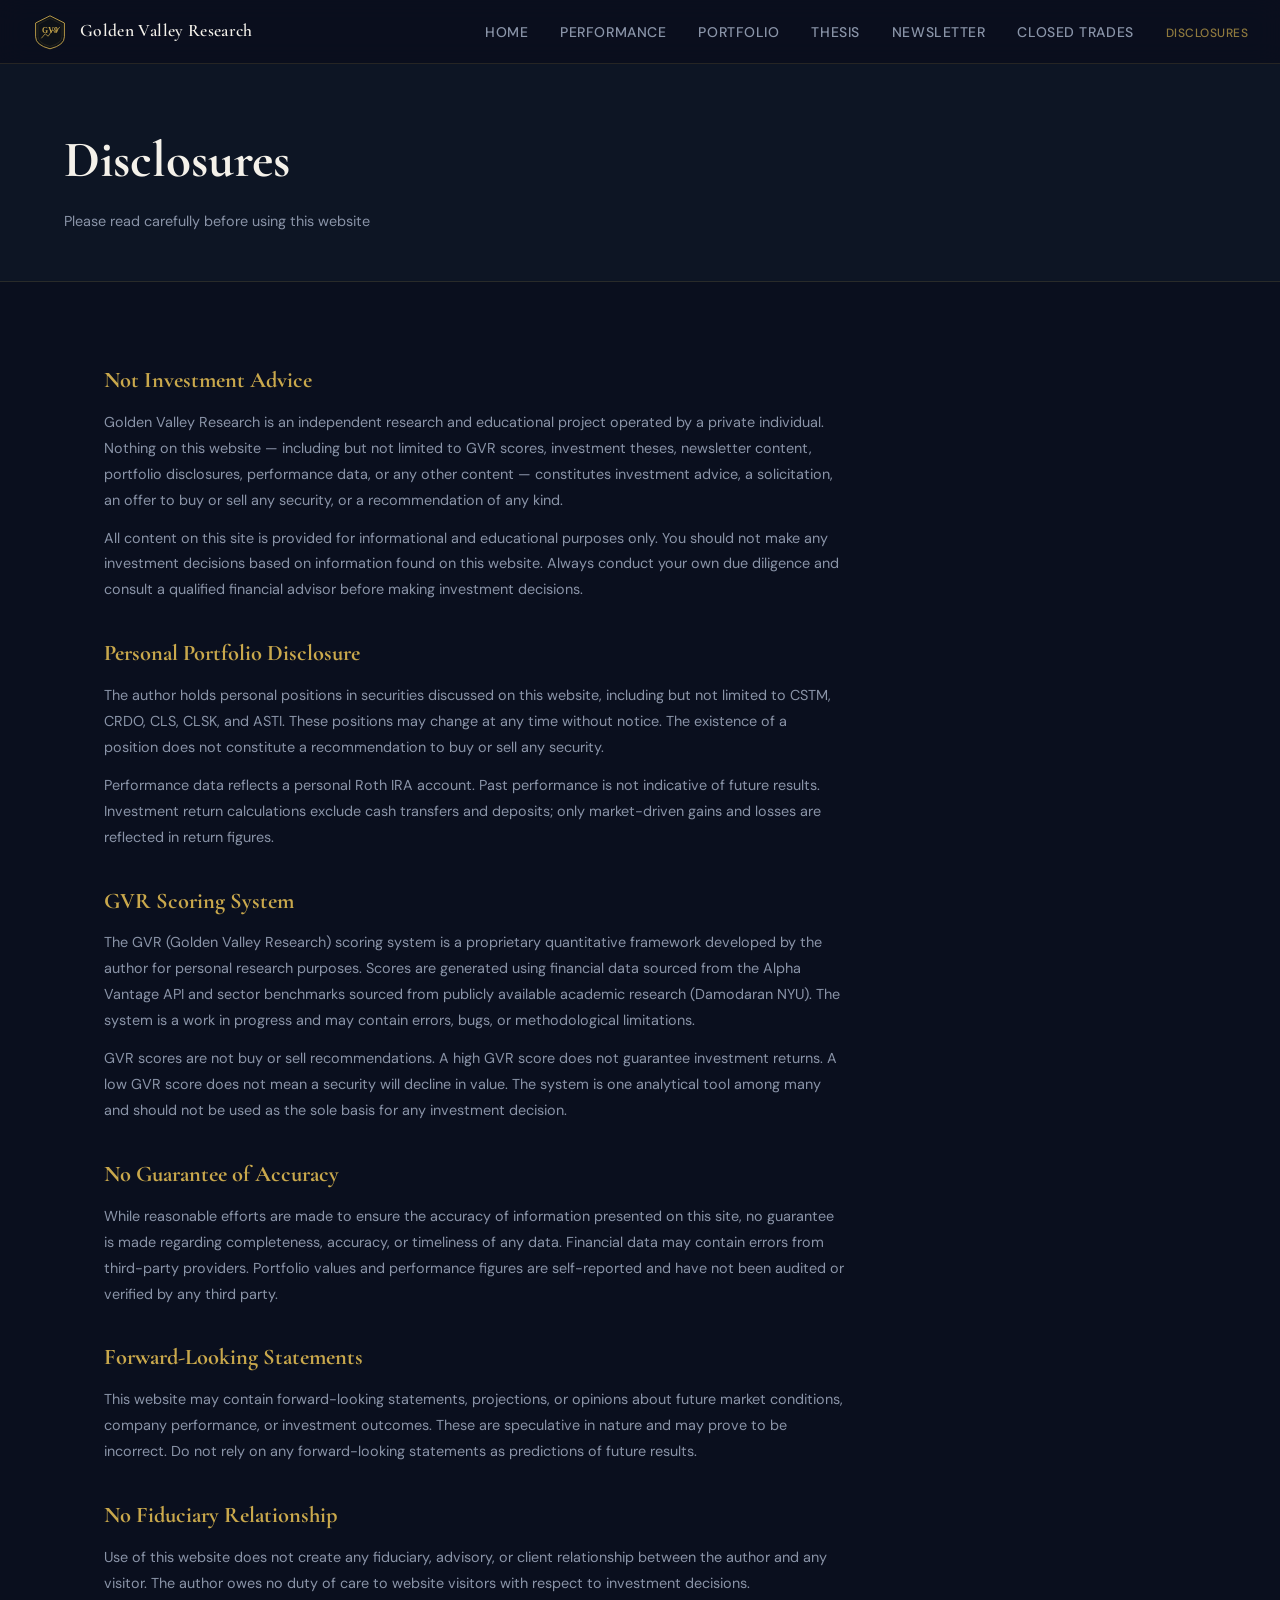
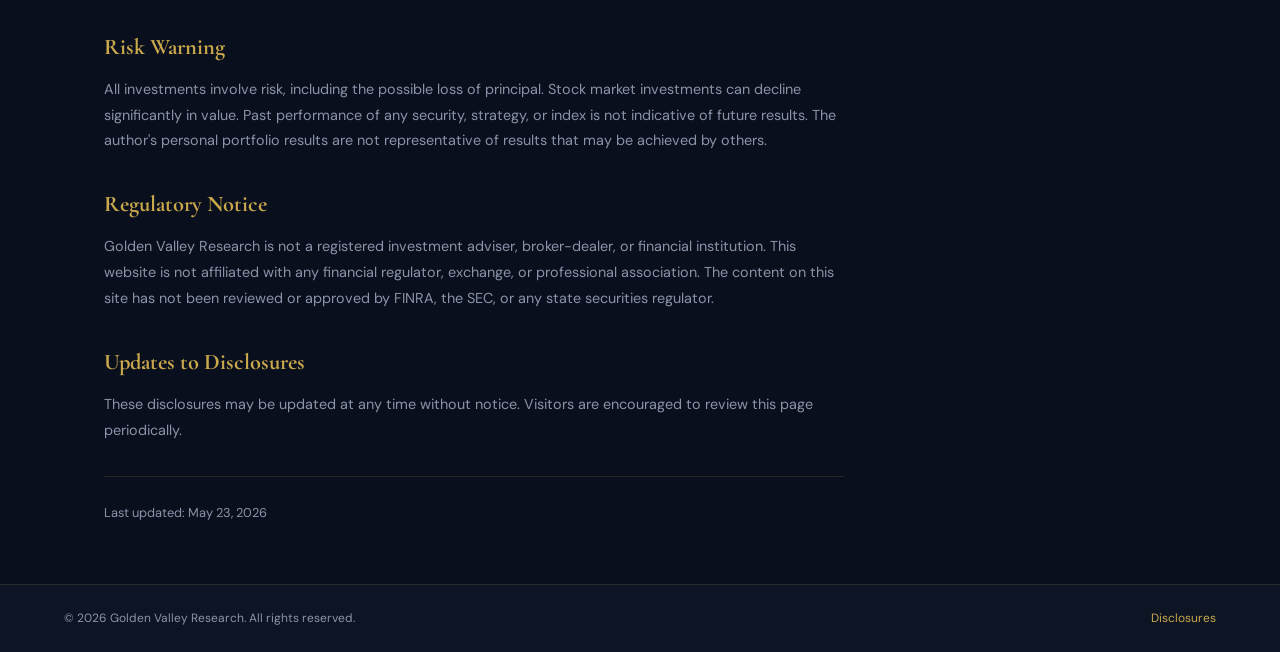
<file: disclosures.html>
<!DOCTYPE html>
<html lang="en">
<head>
  <meta charset="UTF-8" />
  <meta name="viewport" content="width=device-width, initial-scale=1.0" />
  <title>Disclosures — Golden Valley Research</title>
  <link rel="preconnect" href="https://fonts.googleapis.com">
  <link href="https://fonts.googleapis.com/css2?family=Cormorant+Garamond:wght@400;600;700&family=DM+Sans:wght@300;400;500&display=swap" rel="stylesheet">
  <link rel="stylesheet" href="css/main.css" />
</head>
<body>

  <nav class="nav">
    <a href="index.html" class="nav-brand">
      <svg class="nav-logo" viewBox="0 0 60 60" xmlns="http://www.w3.org/2000/svg">
        <path d="M30 3 L54 15 L54 38 Q54 52 30 58 Q6 52 6 38 L6 15 Z" fill="#0d1117" stroke="#c9a84c" stroke-width="1.5"/>
        <path d="M30 7 L50 17.5 L50 37 Q50 49 30 54 Q10 49 10 37 L10 17.5 Z" fill="none" stroke="#c9a84c" stroke-width="0.5" opacity="0.4"/>
        <text x="30" y="32" font-family="Georgia,serif" font-size="13" font-weight="bold" fill="#c9a84c" text-anchor="middle">GV9</text>
        <polyline points="16,40 22,33 27,37 34,27 40,30 46,22" fill="none" stroke="#c9a84c" stroke-width="1.5" stroke-linecap="round" stroke-linejoin="round" opacity="0.8"/>
      </svg>
      <span class="nav-name">Golden Valley Research</span>
    </a>
    <ul class="nav-links">
      <li><a href="index.html">Home</a></li>
      <li><a href="performance.html">Performance</a></li>
      <li><a href="portfolio.html">Portfolio</a></li>
      <li><a href="thesis.html">Thesis</a></li>
      <li><a href="newsletter.html">Newsletter</a></li>
      <li><a href="closed-trades.html">Closed Trades</a></li>
      <li><a href="disclosures.html" class="nav-disclosures active">Disclosures</a></li>
    </ul>
    
    
    
    
    <button class="nav-toggle" onclick="document.querySelector('.nav-links').classList.toggle('open')">☰</button>
  </nav>

  <div class="page-header">
    <h1>Disclosures</h1>
    <p>Please read carefully before using this website</p>
  </div>

  <div class="page-content">
    <div class="disclosures-body">

      <h2>Not Investment Advice</h2>
      <p>Golden Valley Research is an independent research and educational project operated by a private individual. Nothing on this website — including but not limited to GVR scores, investment theses, newsletter content, portfolio disclosures, performance data, or any other content — constitutes investment advice, a solicitation, an offer to buy or sell any security, or a recommendation of any kind.</p>
      <p>All content on this site is provided for informational and educational purposes only. You should not make any investment decisions based on information found on this website. Always conduct your own due diligence and consult a qualified financial advisor before making investment decisions.</p>

      <h2>Personal Portfolio Disclosure</h2>
      <p>The author holds personal positions in securities discussed on this website, including but not limited to CSTM, CRDO, CLS, CLSK, and ASTI. These positions may change at any time without notice. The existence of a position does not constitute a recommendation to buy or sell any security.</p>
      <p>Performance data reflects a personal Roth IRA account. Past performance is not indicative of future results. Investment return calculations exclude cash transfers and deposits; only market-driven gains and losses are reflected in return figures.</p>

      <h2>GVR Scoring System</h2>
      <p>The GVR (Golden Valley Research) scoring system is a proprietary quantitative framework developed by the author for personal research purposes. Scores are generated using financial data sourced from the Alpha Vantage API and sector benchmarks sourced from publicly available academic research (Damodaran NYU). The system is a work in progress and may contain errors, bugs, or methodological limitations.</p>
      <p>GVR scores are not buy or sell recommendations. A high GVR score does not guarantee investment returns. A low GVR score does not mean a security will decline in value. The system is one analytical tool among many and should not be used as the sole basis for any investment decision.</p>

      <h2>No Guarantee of Accuracy</h2>
      <p>While reasonable efforts are made to ensure the accuracy of information presented on this site, no guarantee is made regarding completeness, accuracy, or timeliness of any data. Financial data may contain errors from third-party providers. Portfolio values and performance figures are self-reported and have not been audited or verified by any third party.</p>

      <h2>Forward-Looking Statements</h2>
      <p>This website may contain forward-looking statements, projections, or opinions about future market conditions, company performance, or investment outcomes. These are speculative in nature and may prove to be incorrect. Do not rely on any forward-looking statements as predictions of future results.</p>

      <h2>No Fiduciary Relationship</h2>
      <p>Use of this website does not create any fiduciary, advisory, or client relationship between the author and any visitor. The author owes no duty of care to website visitors with respect to investment decisions.</p>

      <h2>Risk Warning</h2>
      <p>All investments involve risk, including the possible loss of principal. Stock market investments can decline significantly in value. Past performance of any security, strategy, or index is not indicative of future results. The author's personal portfolio results are not representative of results that may be achieved by others.</p>

      <h2>Regulatory Notice</h2>
      <p>Golden Valley Research is not a registered investment adviser, broker-dealer, or financial institution. This website is not affiliated with any financial regulator, exchange, or professional association. The content on this site has not been reviewed or approved by FINRA, the SEC, or any state securities regulator.</p>

      <h2>Updates to Disclosures</h2>
      <p>These disclosures may be updated at any time without notice. Visitors are encouraged to review this page periodically.</p>

      <p style="margin-top:2rem;padding-top:1.5rem;border-top:1px solid var(--border);font-size:.8rem;">Last updated: May 23, 2026</p>

    </div>
  </div>

  <footer class="footer">
    <span>© 2026 Golden Valley Research. All rights reserved.</span>
    <a href="disclosures.html">Disclosures</a>
  </footer>

  <script src="js/main.js"></script>
</body>
</html>
</file>
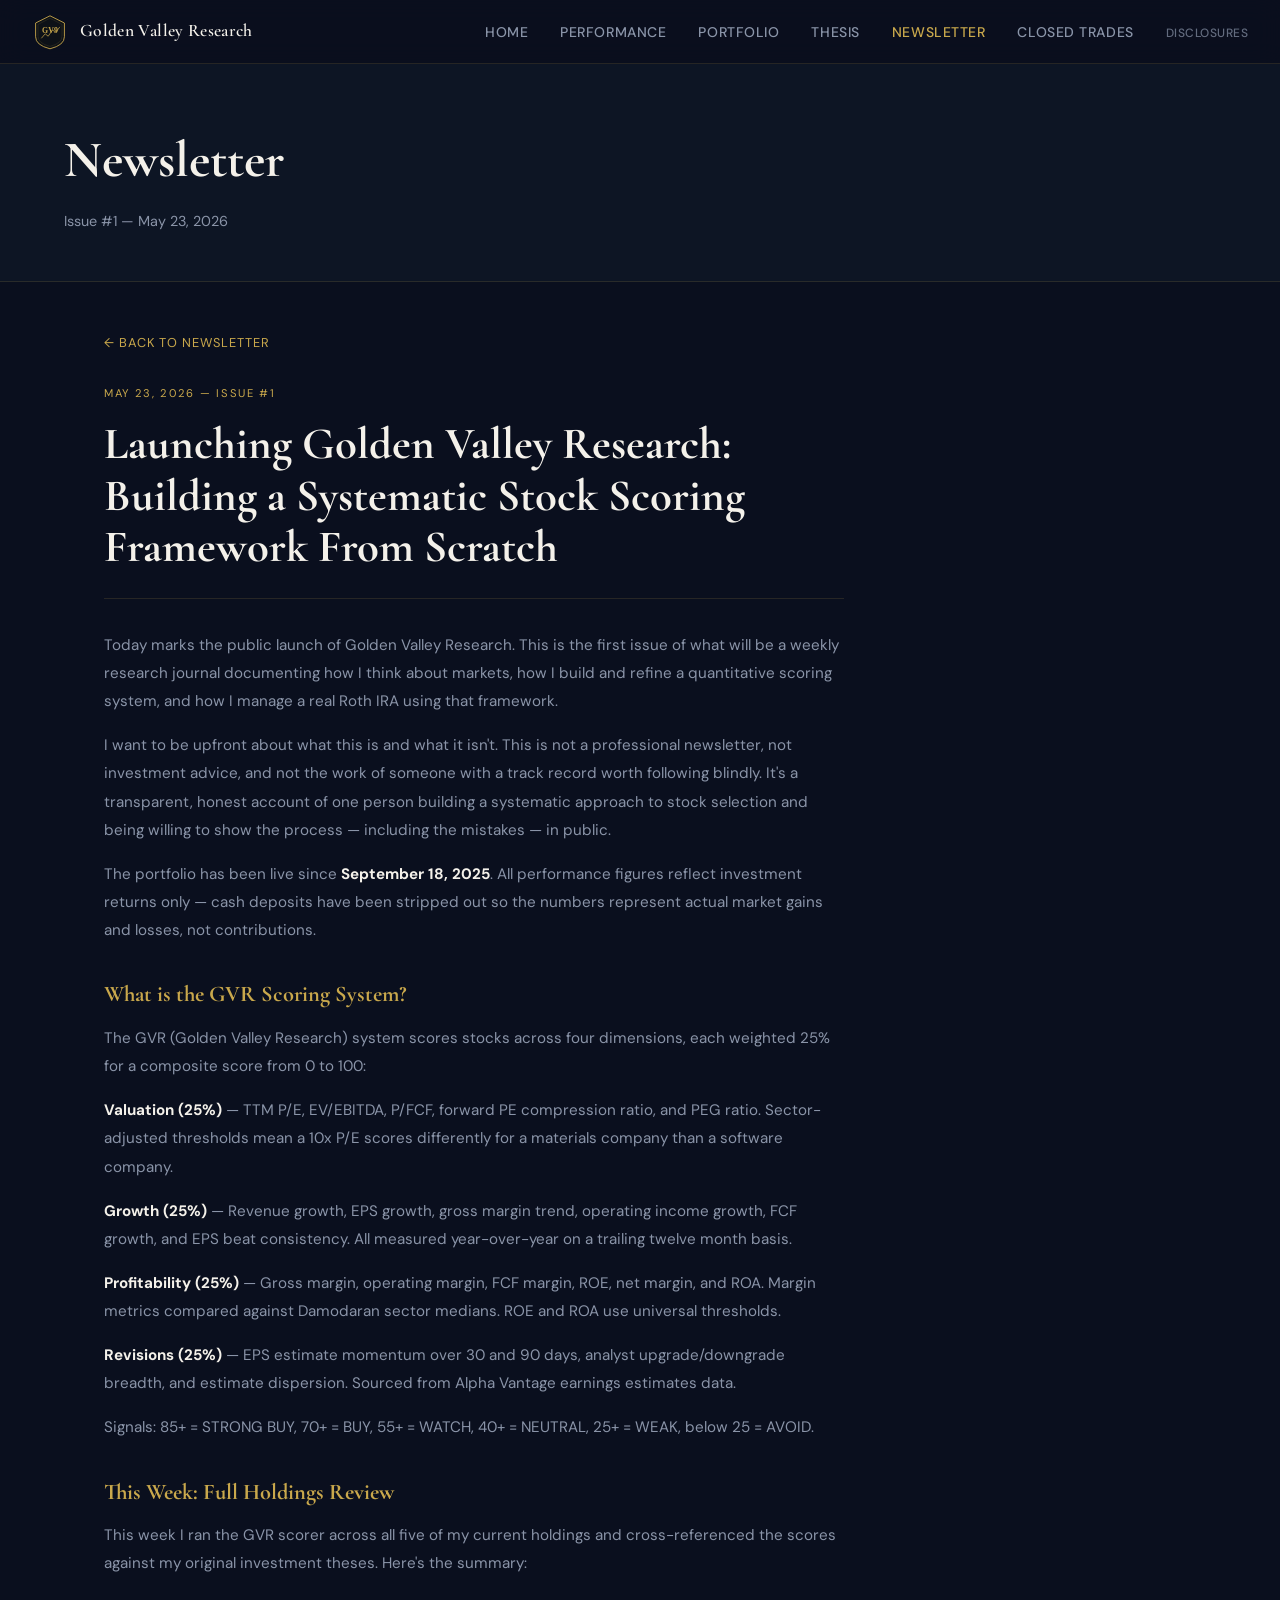
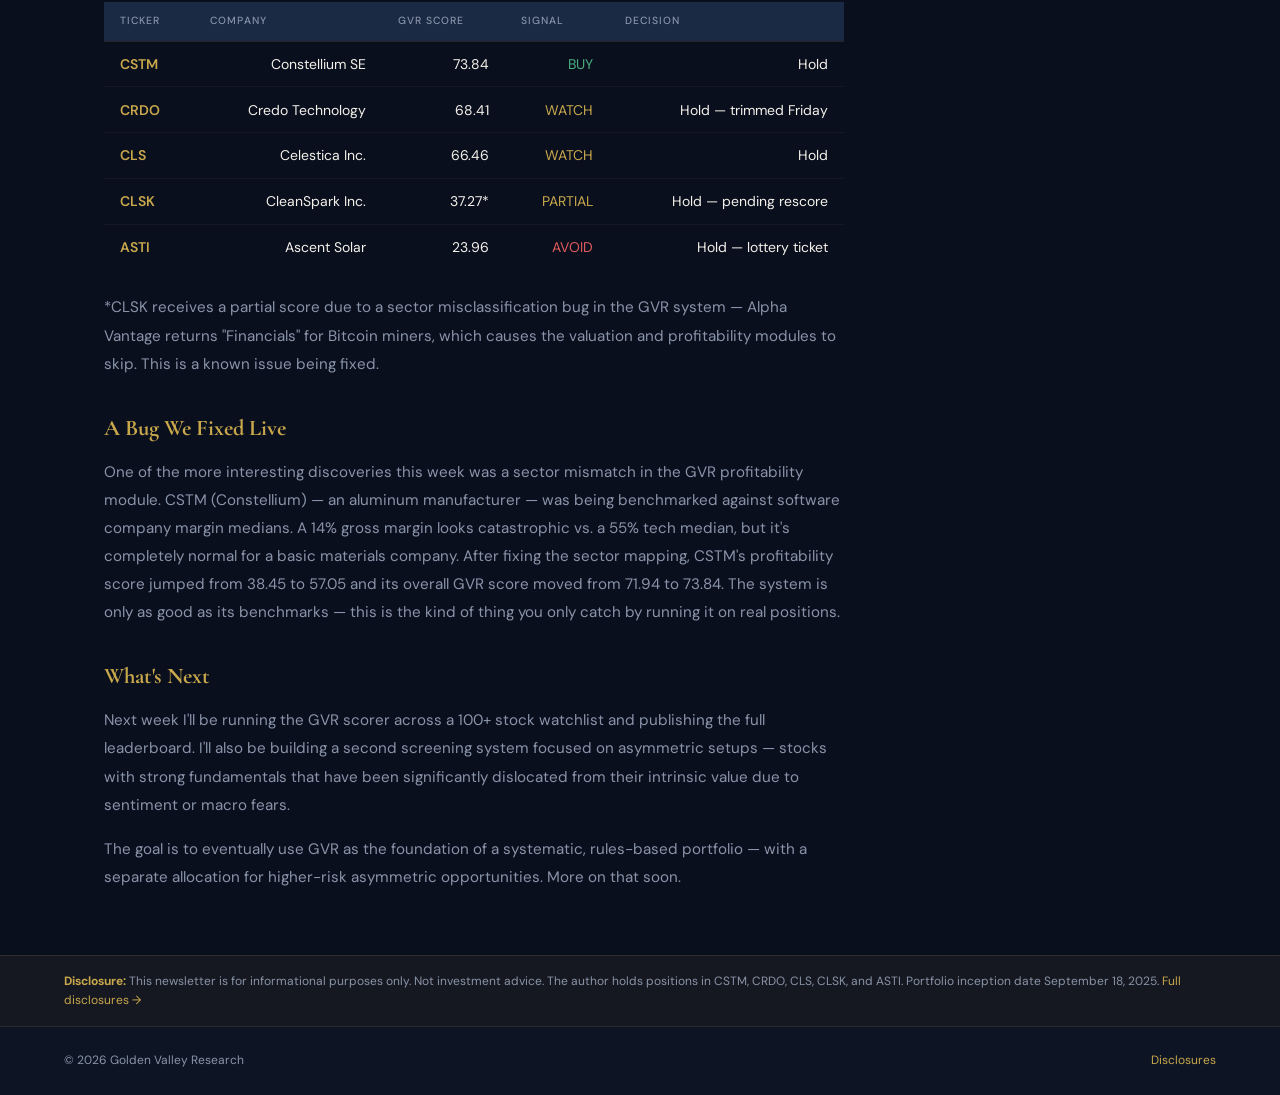
<file: newsletter-1.html>
<!DOCTYPE html>
<html lang="en">
<head>
  <meta charset="UTF-8" />
  <meta name="viewport" content="width=device-width, initial-scale=1.0" />
  <title>Issue #1 — Golden Valley Research</title>
  <link rel="preconnect" href="https://fonts.googleapis.com">
  <link href="https://fonts.googleapis.com/css2?family=Cormorant+Garamond:wght@400;600;700&family=DM+Sans:wght@300;400;500&display=swap" rel="stylesheet">
  <link rel="stylesheet" href="css/main.css" />
  <style>
    .article-wrap { max-width: 740px; }
    .article-date {
      font-size: .7rem; letter-spacing: .15em; text-transform: uppercase;
      color: var(--gold); margin-bottom: 1rem;
    }
    .article-title {
      font-family: var(--font-display); font-size: clamp(1.8rem, 4vw, 2.8rem);
      font-weight: 700; line-height: 1.15; color: var(--white);
      margin-bottom: 2rem; padding-bottom: 1.5rem;
      border-bottom: 1px solid var(--border);
    }
    .article-body h2 {
      font-family: var(--font-display); font-size: 1.4rem;
      color: var(--gold); margin: 2rem 0 .75rem;
    }
    .article-body p {
      color: var(--muted); font-size: .95rem; line-height: 1.85;
      margin-bottom: 1rem;
    }
    .article-body strong { color: var(--white); }
    .score-table {
      width: 100%; border-collapse: collapse;
      margin: 1.5rem 0; font-size: .875rem;
    }
    .score-table th {
      background: var(--navy-4); padding: .7rem 1rem;
      text-align: left; font-size: .65rem; letter-spacing: .1em;
      text-transform: uppercase; color: var(--muted);
    }
    .score-table td {
      padding: .7rem 1rem; border-bottom: 1px solid rgba(255,255,255,.04);
      color: var(--white);
    }
    .score-table tr:last-child td { border-bottom: none; }
    .back-link {
      display: inline-block; margin-bottom: 2rem;
      font-size: .8rem; letter-spacing: .08em; text-transform: uppercase;
    }
  </style>
</head>
<body>

  <nav class="nav">
    <a href="index.html" class="nav-brand">
      <svg class="nav-logo" viewBox="0 0 60 60" xmlns="http://www.w3.org/2000/svg">
        <path d="M30 3 L54 15 L54 38 Q54 52 30 58 Q6 52 6 38 L6 15 Z" fill="#0d1117" stroke="#c9a84c" stroke-width="1.5"/>
        <path d="M30 7 L50 17.5 L50 37 Q50 49 30 54 Q10 49 10 37 L10 17.5 Z" fill="none" stroke="#c9a84c" stroke-width="0.5" opacity="0.4"/>
        <text x="30" y="32" font-family="Georgia,serif" font-size="13" font-weight="bold" fill="#c9a84c" text-anchor="middle">GV9</text>
        <polyline points="16,40 22,33 27,37 34,27 40,30 46,22" fill="none" stroke="#c9a84c" stroke-width="1.5" stroke-linecap="round" stroke-linejoin="round" opacity="0.8"/>
      </svg>
      <span class="nav-name">Golden Valley Research</span>
    </a>
    <ul class="nav-links">
      <li><a href="index.html">Home</a></li>
      <li><a href="performance.html">Performance</a></li>
      <li><a href="portfolio.html">Portfolio</a></li>
      <li><a href="thesis.html">Thesis</a></li>
      <li><a href="newsletter.html" class="active">Newsletter</a></li>
      <li><a href="closed-trades.html">Closed Trades</a></li>
      <li><a href="disclosures.html" class="nav-disclosures">Disclosures</a></li>
    </ul>
    <button class="nav-toggle" onclick="document.querySelector('.nav-links').classList.toggle('open')">☰</button>
  </nav>

  <div class="page-header">
    <h1>Newsletter</h1>
    <p>Issue #1 — May 23, 2026</p>
  </div>

  <div class="page-content">
    <div class="article-wrap">
      <a href="newsletter.html" class="back-link">← Back to newsletter</a>
      <div class="article-date">May 23, 2026 — Issue #1</div>
      <div class="article-title">Launching Golden Valley Research: Building a Systematic Stock Scoring Framework From Scratch</div>

      <div class="article-body">
        <p>Today marks the public launch of Golden Valley Research. This is the first issue of what will be a weekly research journal documenting how I think about markets, how I build and refine a quantitative scoring system, and how I manage a real Roth IRA using that framework.</p>

        <p>I want to be upfront about what this is and what it isn't. This is not a professional newsletter, not investment advice, and not the work of someone with a track record worth following blindly. It's a transparent, honest account of one person building a systematic approach to stock selection and being willing to show the process — including the mistakes — in public.</p>

        <p>The portfolio has been live since <strong>September 18, 2025</strong>. All performance figures reflect investment returns only — cash deposits have been stripped out so the numbers represent actual market gains and losses, not contributions.</p>

        <h2>What is the GVR Scoring System?</h2>
        <p>The GVR (Golden Valley Research) system scores stocks across four dimensions, each weighted 25% for a composite score from 0 to 100:</p>
        <p><strong>Valuation (25%)</strong> — TTM P/E, EV/EBITDA, P/FCF, forward PE compression ratio, and PEG ratio. Sector-adjusted thresholds mean a 10x P/E scores differently for a materials company than a software company.</p>
        <p><strong>Growth (25%)</strong> — Revenue growth, EPS growth, gross margin trend, operating income growth, FCF growth, and EPS beat consistency. All measured year-over-year on a trailing twelve month basis.</p>
        <p><strong>Profitability (25%)</strong> — Gross margin, operating margin, FCF margin, ROE, net margin, and ROA. Margin metrics compared against Damodaran sector medians. ROE and ROA use universal thresholds.</p>
        <p><strong>Revisions (25%)</strong> — EPS estimate momentum over 30 and 90 days, analyst upgrade/downgrade breadth, and estimate dispersion. Sourced from Alpha Vantage earnings estimates data.</p>
        <p>Signals: 85+ = STRONG BUY, 70+ = BUY, 55+ = WATCH, 40+ = NEUTRAL, 25+ = WEAK, below 25 = AVOID.</p>

        <h2>This Week: Full Holdings Review</h2>
        <p>This week I ran the GVR scorer across all five of my current holdings and cross-referenced the scores against my original investment theses. Here's the summary:</p>

        <table class="score-table">
          <thead>
            <tr>
              <th>Ticker</th>
              <th>Company</th>
              <th>GVR Score</th>
              <th>Signal</th>
              <th>Decision</th>
            </tr>
          </thead>
          <tbody>
            <tr>
              <td style="color:#c9a84c;font-weight:600">CSTM</td>
              <td>Constellium SE</td>
              <td>73.84</td>
              <td style="color:#4caf7d">BUY</td>
              <td>Hold</td>
            </tr>
            <tr>
              <td style="color:#c9a84c;font-weight:600">CRDO</td>
              <td>Credo Technology</td>
              <td>68.41</td>
              <td style="color:#c9a84c">WATCH</td>
              <td>Hold — trimmed Friday</td>
            </tr>
            <tr>
              <td style="color:#c9a84c;font-weight:600">CLS</td>
              <td>Celestica Inc.</td>
              <td>66.46</td>
              <td style="color:#c9a84c">WATCH</td>
              <td>Hold</td>
            </tr>
            <tr>
              <td style="color:#c9a84c;font-weight:600">CLSK</td>
              <td>CleanSpark Inc.</td>
              <td>37.27*</td>
              <td style="color:#c9a84c">PARTIAL</td>
              <td>Hold — pending rescore</td>
            </tr>
            <tr>
              <td style="color:#c9a84c;font-weight:600">ASTI</td>
              <td>Ascent Solar</td>
              <td>23.96</td>
              <td style="color:#e05c5c">AVOID</td>
              <td>Hold — lottery ticket</td>
            </tr>
          </tbody>
        </table>

        <p>*CLSK receives a partial score due to a sector misclassification bug in the GVR system — Alpha Vantage returns "Financials" for Bitcoin miners, which causes the valuation and profitability modules to skip. This is a known issue being fixed.</p>

        <h2>A Bug We Fixed Live</h2>
        <p>One of the more interesting discoveries this week was a sector mismatch in the GVR profitability module. CSTM (Constellium) — an aluminum manufacturer — was being benchmarked against software company margin medians. A 14% gross margin looks catastrophic vs. a 55% tech median, but it's completely normal for a basic materials company. After fixing the sector mapping, CSTM's profitability score jumped from 38.45 to 57.05 and its overall GVR score moved from 71.94 to 73.84. The system is only as good as its benchmarks — this is the kind of thing you only catch by running it on real positions.</p>

        <h2>What's Next</h2>
        <p>Next week I'll be running the GVR scorer across a 100+ stock watchlist and publishing the full leaderboard. I'll also be building a second screening system focused on asymmetric setups — stocks with strong fundamentals that have been significantly dislocated from their intrinsic value due to sentiment or macro fears.</p>
        <p>The goal is to eventually use GVR as the foundation of a systematic, rules-based portfolio — with a separate allocation for higher-risk asymmetric opportunities. More on that soon.</p>
      </div>
    </div>
  </div>

  <div class="disclosure-banner">
    <strong>Disclosure:</strong> This newsletter is for informational purposes only. Not investment advice. The author holds positions in CSTM, CRDO, CLS, CLSK, and ASTI. Portfolio inception date September 18, 2025. <a href="disclosures.html">Full disclosures →</a>
  </div>

  <footer class="footer">
    <span>© 2026 Golden Valley Research</span>
    <a href="disclosures.html">Disclosures</a>
  </footer>

  <script src="js/main.js"></script>
</body>
</html>
</file>
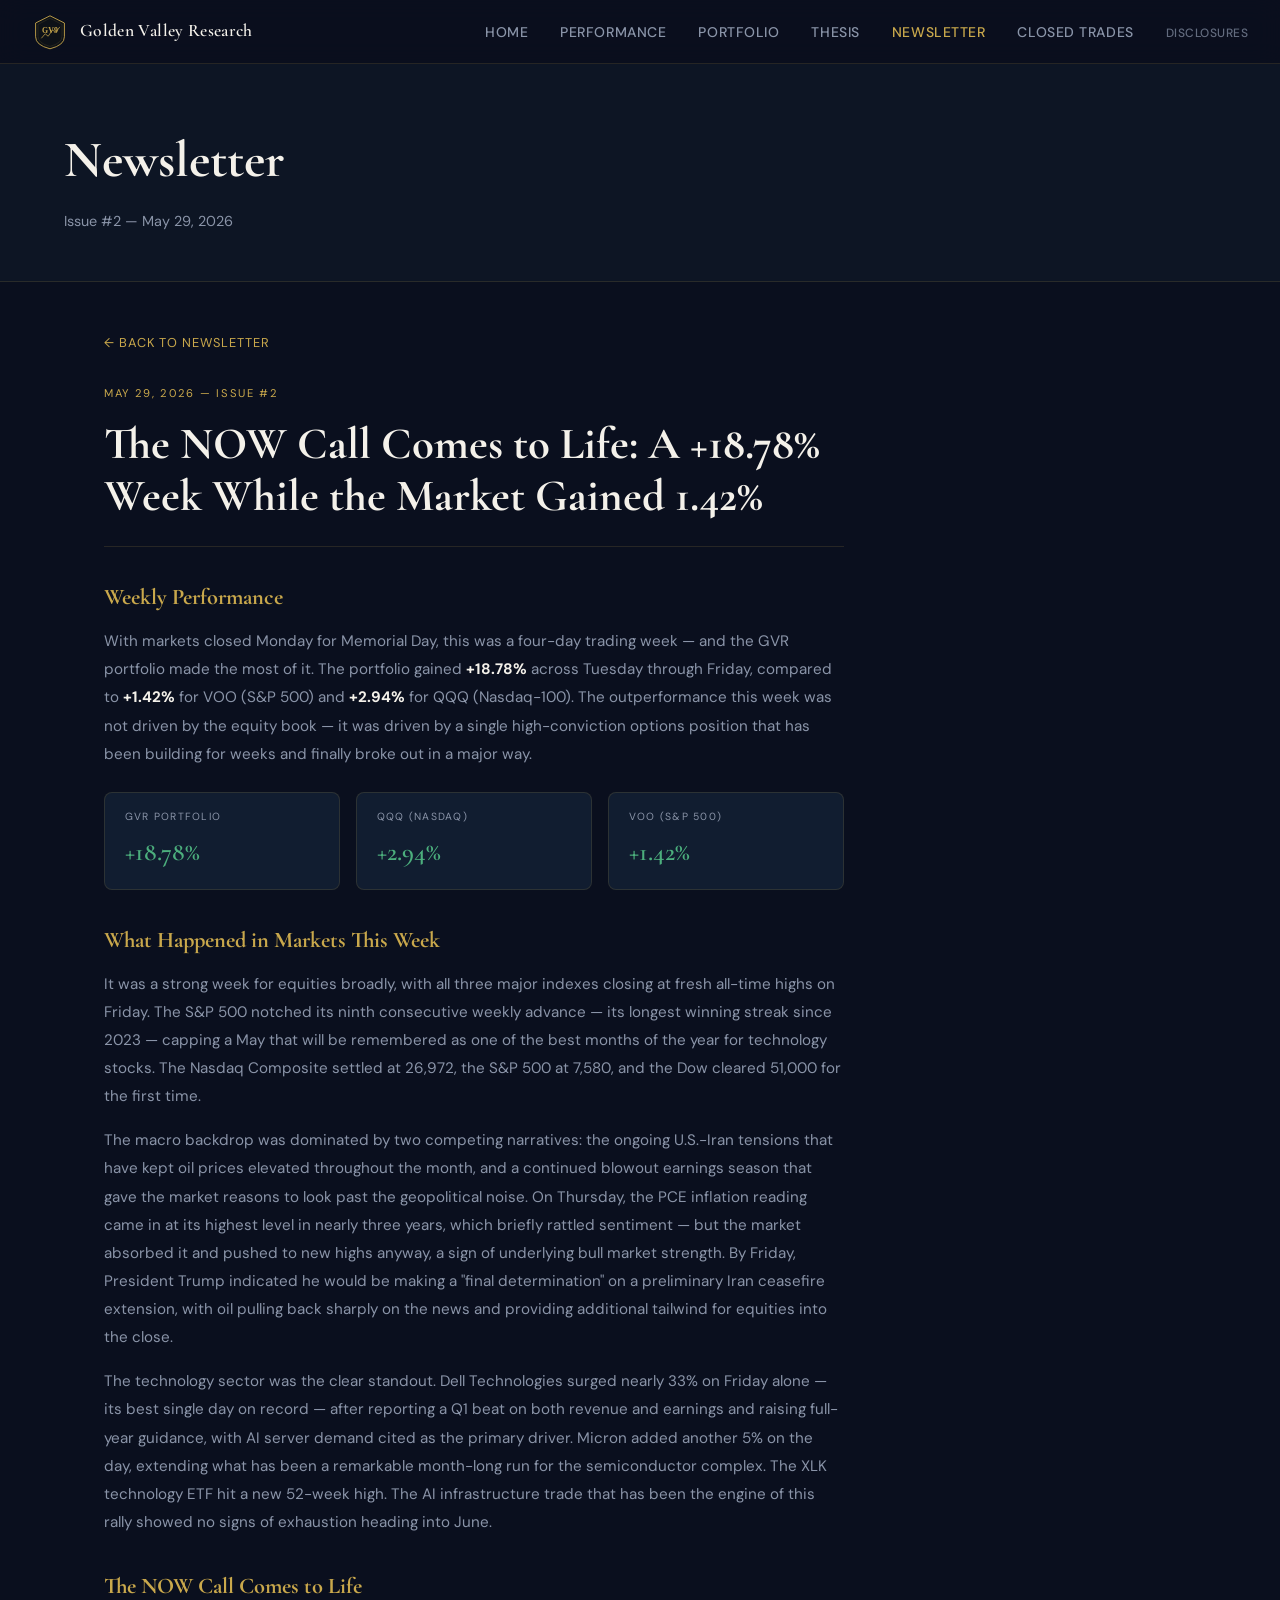
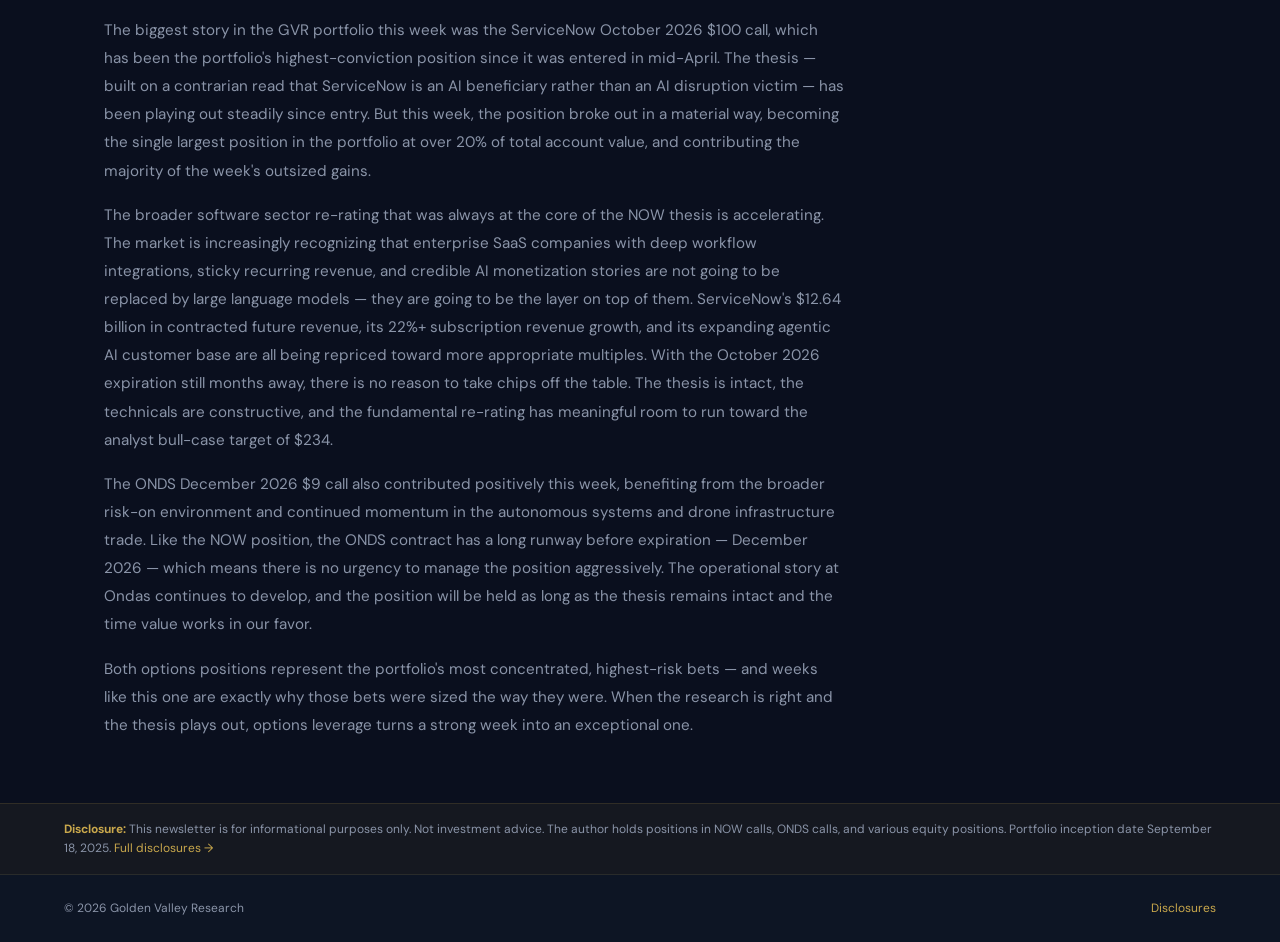
<file: newsletter-2.html>
<!DOCTYPE html>
<html lang="en">
<head>
  <meta charset="UTF-8" />
  <meta name="viewport" content="width=device-width, initial-scale=1.0" />
  <title>Issue #2 — Golden Valley Research</title>
  <link rel="preconnect" href="https://fonts.googleapis.com">
  <link href="https://fonts.googleapis.com/css2?family=Cormorant+Garamond:wght@400;600;700&family=DM+Sans:wght@300;400;500&display=swap" rel="stylesheet">
  <link rel="stylesheet" href="css/main.css" />
  <style>
    .article-wrap { max-width: 740px; }
    .article-date {
      font-size: .7rem; letter-spacing: .15em; text-transform: uppercase;
      color: var(--gold); margin-bottom: 1rem;
    }
    .article-title {
      font-family: var(--font-display); font-size: clamp(1.8rem, 4vw, 2.8rem);
      font-weight: 700; line-height: 1.15; color: var(--white);
      margin-bottom: 2rem; padding-bottom: 1.5rem;
      border-bottom: 1px solid var(--border);
    }
    .article-body h2 {
      font-family: var(--font-display); font-size: 1.4rem;
      color: var(--gold); margin: 2rem 0 .75rem;
    }
    .article-body p {
      color: var(--muted); font-size: .95rem; line-height: 1.85;
      margin-bottom: 1rem;
    }
    .article-body strong { color: var(--white); }
    .perf-row {
      display: flex; gap: 1rem; margin: 1.5rem 0; flex-wrap: wrap;
    }
    .perf-box {
      flex: 1; min-width: 140px;
      background: var(--navy-3); border: 1px solid var(--border);
      border-radius: var(--radius); padding: 1rem 1.25rem;
    }
    .perf-box-label {
      font-size: .65rem; letter-spacing: .12em; text-transform: uppercase;
      color: var(--muted); margin-bottom: .4rem;
    }
    .perf-box-value {
      font-family: var(--font-display); font-size: 1.6rem; font-weight: 600;
    }
    .perf-box-value.pos { color: #4caf7d; }
    .perf-box-value.neg { color: #e05c5c; }
    .back-link {
      display: inline-block; margin-bottom: 2rem;
      font-size: .8rem; letter-spacing: .08em; text-transform: uppercase;
    }
  </style>
</head>
<body>
  <nav class="nav">
    <a href="index.html" class="nav-brand">
      <svg class="nav-logo" viewBox="0 0 60 60" xmlns="http://www.w3.org/2000/svg">
        <path d="M30 3 L54 15 L54 38 Q54 52 30 58 Q6 52 6 38 L6 15 Z" fill="#0d1117" stroke="#c9a84c" stroke-width="1.5"/>
        <path d="M30 7 L50 17.5 L50 37 Q50 49 30 54 Q10 49 10 37 L10 17.5 Z" fill="none" stroke="#c9a84c" stroke-width="0.5" opacity="0.4"/>
        <text x="30" y="32" font-family="Georgia,serif" font-size="13" font-weight="bold" fill="#c9a84c" text-anchor="middle">GV9</text>
        <polyline points="16,40 22,33 27,37 34,27 40,30 46,22" fill="none" stroke="#c9a84c" stroke-width="1.5" stroke-linecap="round" stroke-linejoin="round" opacity="0.8"/>
      </svg>
      <span class="nav-name">Golden Valley Research</span>
    </a>
    <ul class="nav-links">
      <li><a href="index.html">Home</a></li>
      <li><a href="performance.html">Performance</a></li>
      <li><a href="portfolio.html">Portfolio</a></li>
      <li><a href="thesis.html">Thesis</a></li>
      <li><a href="newsletter.html" class="active">Newsletter</a></li>
      <li><a href="closed-trades.html">Closed Trades</a></li>
      <li><a href="disclosures.html" class="nav-disclosures">Disclosures</a></li>
    </ul>
    <button class="nav-toggle" onclick="document.querySelector('.nav-links').classList.toggle('open')">☰</button>
  </nav>
  <div class="page-header">
    <h1>Newsletter</h1>
    <p>Issue #2 — May 29, 2026</p>
  </div>
  <div class="page-content">
    <div class="article-wrap">
      <a href="newsletter.html" class="back-link">← Back to newsletter</a>
      <div class="article-date">May 29, 2026 — Issue #2</div>
      <div class="article-title">The NOW Call Comes to Life: A +18.78% Week While the Market Gained 1.42%</div>
      <div class="article-body">

        <h2>Weekly Performance</h2>
        <p>With markets closed Monday for Memorial Day, this was a four-day trading week — and the GVR portfolio made the most of it. The portfolio gained <strong>+18.78%</strong> across Tuesday through Friday, compared to <strong>+1.42%</strong> for VOO (S&P 500) and <strong>+2.94%</strong> for QQQ (Nasdaq-100). The outperformance this week was not driven by the equity book — it was driven by a single high-conviction options position that has been building for weeks and finally broke out in a major way.</p>

        <div class="perf-row">
          <div class="perf-box">
            <div class="perf-box-label">GVR Portfolio</div>
            <div class="perf-box-value pos">+18.78%</div>
          </div>
          <div class="perf-box">
            <div class="perf-box-label">QQQ (Nasdaq)</div>
            <div class="perf-box-value pos">+2.94%</div>
          </div>
          <div class="perf-box">
            <div class="perf-box-label">VOO (S&P 500)</div>
            <div class="perf-box-value pos">+1.42%</div>
          </div>
        </div>

        <h2>What Happened in Markets This Week</h2>
        <p>It was a strong week for equities broadly, with all three major indexes closing at fresh all-time highs on Friday. The S&P 500 notched its ninth consecutive weekly advance — its longest winning streak since 2023 — capping a May that will be remembered as one of the best months of the year for technology stocks. The Nasdaq Composite settled at 26,972, the S&P 500 at 7,580, and the Dow cleared 51,000 for the first time.</p>
        <p>The macro backdrop was dominated by two competing narratives: the ongoing U.S.-Iran tensions that have kept oil prices elevated throughout the month, and a continued blowout earnings season that gave the market reasons to look past the geopolitical noise. On Thursday, the PCE inflation reading came in at its highest level in nearly three years, which briefly rattled sentiment — but the market absorbed it and pushed to new highs anyway, a sign of underlying bull market strength. By Friday, President Trump indicated he would be making a "final determination" on a preliminary Iran ceasefire extension, with oil pulling back sharply on the news and providing additional tailwind for equities into the close.</p>
        <p>The technology sector was the clear standout. Dell Technologies surged nearly 33% on Friday alone — its best single day on record — after reporting a Q1 beat on both revenue and earnings and raising full-year guidance, with AI server demand cited as the primary driver. Micron added another 5% on the day, extending what has been a remarkable month-long run for the semiconductor complex. The XLK technology ETF hit a new 52-week high. The AI infrastructure trade that has been the engine of this rally showed no signs of exhaustion heading into June.</p>

        <h2>The NOW Call Comes to Life</h2>
        <p>The biggest story in the GVR portfolio this week was the ServiceNow October 2026 $100 call, which has been the portfolio's highest-conviction position since it was entered in mid-April. The thesis — built on a contrarian read that ServiceNow is an AI beneficiary rather than an AI disruption victim — has been playing out steadily since entry. But this week, the position broke out in a material way, becoming the single largest position in the portfolio at over 20% of total account value, and contributing the majority of the week's outsized gains.</p>
        <p>The broader software sector re-rating that was always at the core of the NOW thesis is accelerating. The market is increasingly recognizing that enterprise SaaS companies with deep workflow integrations, sticky recurring revenue, and credible AI monetization stories are not going to be replaced by large language models — they are going to be the layer on top of them. ServiceNow's $12.64 billion in contracted future revenue, its 22%+ subscription revenue growth, and its expanding agentic AI customer base are all being repriced toward more appropriate multiples. With the October 2026 expiration still months away, there is no reason to take chips off the table. The thesis is intact, the technicals are constructive, and the fundamental re-rating has meaningful room to run toward the analyst bull-case target of $234.</p>
        <p>The ONDS December 2026 $9 call also contributed positively this week, benefiting from the broader risk-on environment and continued momentum in the autonomous systems and drone infrastructure trade. Like the NOW position, the ONDS contract has a long runway before expiration — December 2026 — which means there is no urgency to manage the position aggressively. The operational story at Ondas continues to develop, and the position will be held as long as the thesis remains intact and the time value works in our favor.</p>
        <p>Both options positions represent the portfolio's most concentrated, highest-risk bets — and weeks like this one are exactly why those bets were sized the way they were. When the research is right and the thesis plays out, options leverage turns a strong week into an exceptional one.</p>

      </div>
    </div>
  </div>
  <div class="disclosure-banner">
    <strong>Disclosure:</strong> This newsletter is for informational purposes only. Not investment advice. The author holds positions in NOW calls, ONDS calls, and various equity positions. Portfolio inception date September 18, 2025. <a href="disclosures.html">Full disclosures →</a>
  </div>
  <footer class="footer">
    <span>© 2026 Golden Valley Research</span>
    <a href="disclosures.html">Disclosures</a>
  </footer>
  <script src="js/main.js"></script>
</body>
</html>
</file>
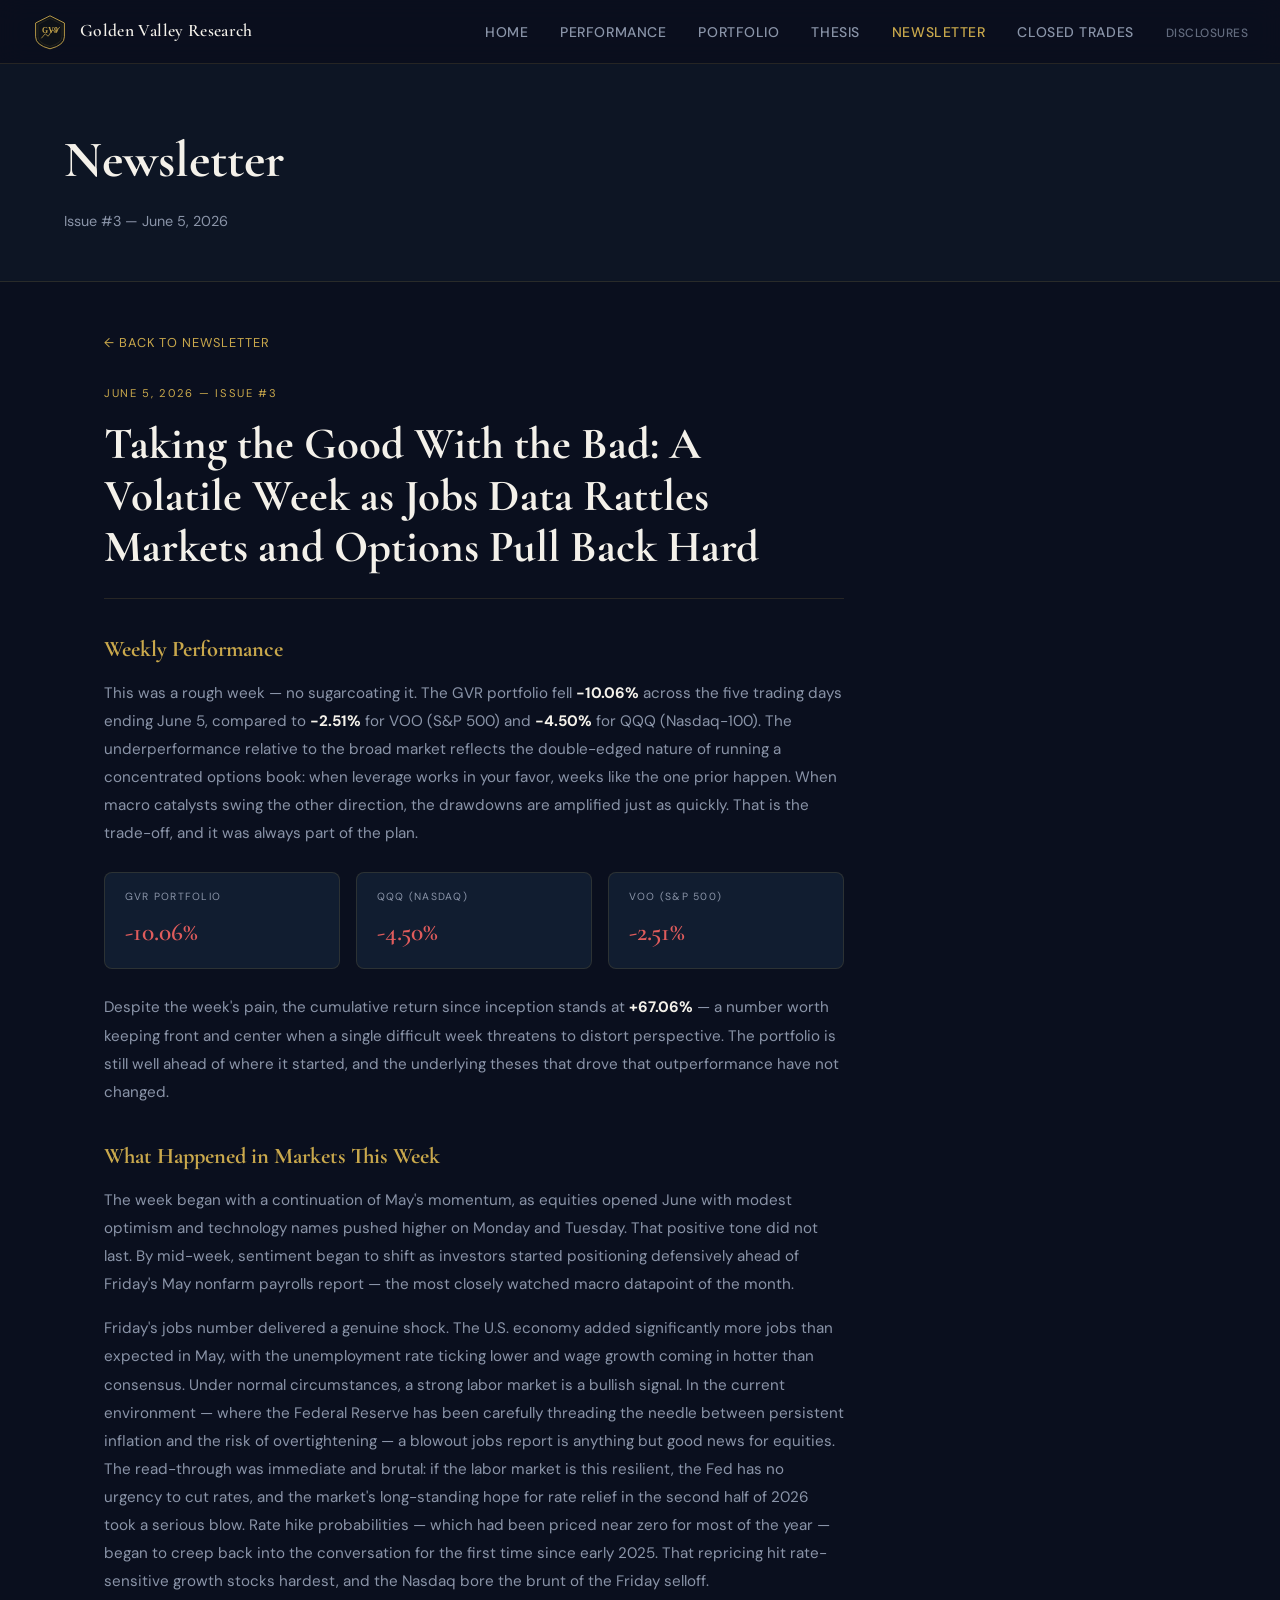
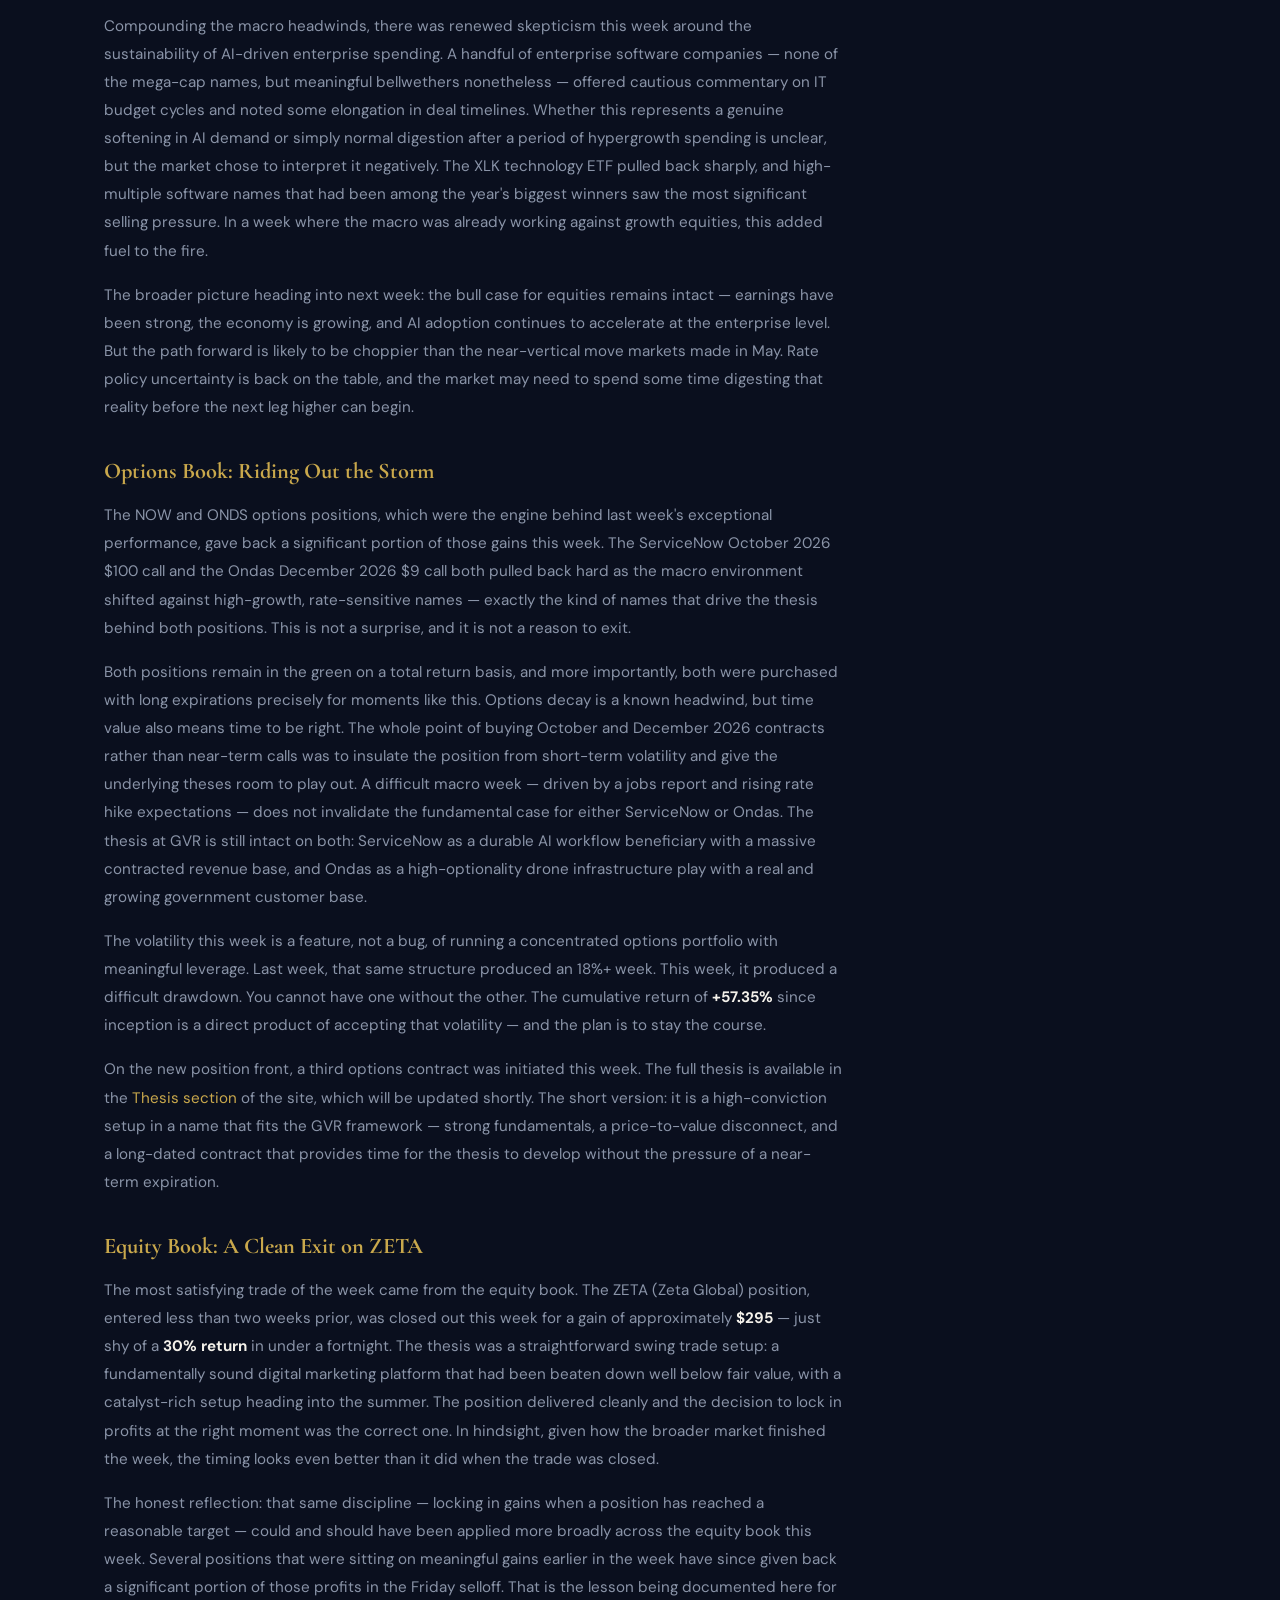
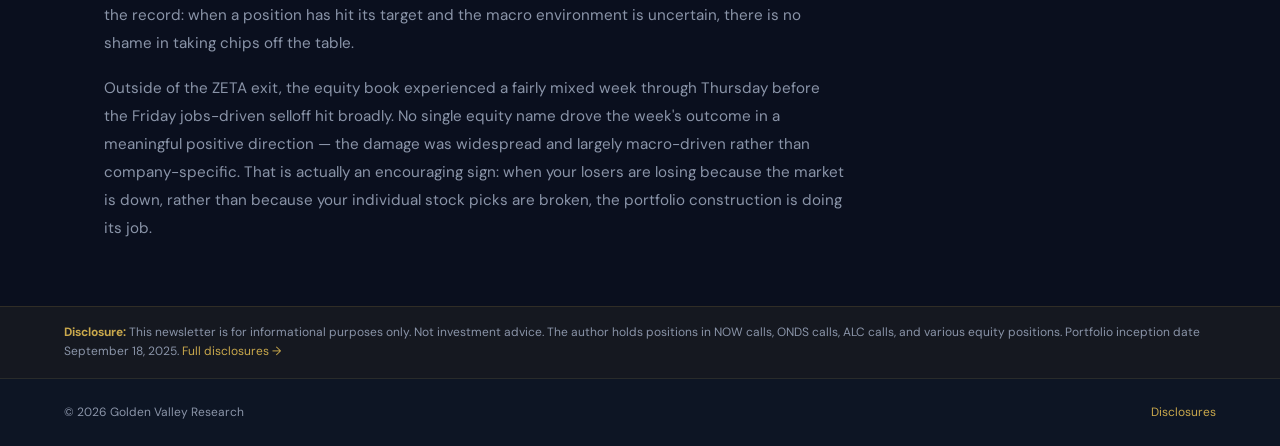
<file: newsletter-issue3.html>
<!DOCTYPE html>
<html lang="en">
<head>
  <meta charset="UTF-8" />
  <meta name="viewport" content="width=device-width, initial-scale=1.0" />
  <title>Issue #3 — Golden Valley Research</title>
  <link rel="preconnect" href="https://fonts.googleapis.com">
  <link href="https://fonts.googleapis.com/css2?family=Cormorant+Garamond:wght@400;600;700&family=DM+Sans:wght@300;400;500&display=swap" rel="stylesheet">
  <link rel="stylesheet" href="css/main.css" />
  <style>
    .article-wrap { max-width: 740px; }
    .article-date {
      font-size: .7rem; letter-spacing: .15em; text-transform: uppercase;
      color: var(--gold); margin-bottom: 1rem;
    }
    .article-title {
      font-family: var(--font-display); font-size: clamp(1.8rem, 4vw, 2.8rem);
      font-weight: 700; line-height: 1.15; color: var(--white);
      margin-bottom: 2rem; padding-bottom: 1.5rem;
      border-bottom: 1px solid var(--border);
    }
    .article-body h2 {
      font-family: var(--font-display); font-size: 1.4rem;
      color: var(--gold); margin: 2rem 0 .75rem;
    }
    .article-body p {
      color: var(--muted); font-size: .95rem; line-height: 1.85;
      margin-bottom: 1rem;
    }
    .article-body strong { color: var(--white); }
    .perf-row {
      display: flex; gap: 1rem; margin: 1.5rem 0; flex-wrap: wrap;
    }
    .perf-box {
      flex: 1; min-width: 140px;
      background: var(--navy-3); border: 1px solid var(--border);
      border-radius: var(--radius); padding: 1rem 1.25rem;
    }
    .perf-box-label {
      font-size: .65rem; letter-spacing: .12em; text-transform: uppercase;
      color: var(--muted); margin-bottom: .4rem;
    }
    .perf-box-value {
      font-family: var(--font-display); font-size: 1.6rem; font-weight: 600;
    }
    .perf-box-value.pos { color: #4caf7d; }
    .perf-box-value.neg { color: #e05c5c; }
    .back-link {
      display: inline-block; margin-bottom: 2rem;
      font-size: .8rem; letter-spacing: .08em; text-transform: uppercase;
    }
  </style>
</head>
<body>
  <nav class="nav">
    <a href="index.html" class="nav-brand">
      <svg class="nav-logo" viewBox="0 0 60 60" xmlns="http://www.w3.org/2000/svg">
        <path d="M30 3 L54 15 L54 38 Q54 52 30 58 Q6 52 6 38 L6 15 Z" fill="#0d1117" stroke="#c9a84c" stroke-width="1.5"/>
        <path d="M30 7 L50 17.5 L50 37 Q50 49 30 54 Q10 49 10 37 L10 17.5 Z" fill="none" stroke="#c9a84c" stroke-width="0.5" opacity="0.4"/>
        <text x="30" y="32" font-family="Georgia,serif" font-size="13" font-weight="bold" fill="#c9a84c" text-anchor="middle">GV9</text>
        <polyline points="16,40 22,33 27,37 34,27 40,30 46,22" fill="none" stroke="#c9a84c" stroke-width="1.5" stroke-linecap="round" stroke-linejoin="round" opacity="0.8"/>
      </svg>
      <span class="nav-name">Golden Valley Research</span>
    </a>
    <ul class="nav-links">
      <li><a href="index.html">Home</a></li>
      <li><a href="performance.html">Performance</a></li>
      <li><a href="portfolio.html">Portfolio</a></li>
      <li><a href="thesis.html">Thesis</a></li>
      <li><a href="newsletter.html" class="active">Newsletter</a></li>
      <li><a href="closed-trades.html">Closed Trades</a></li>
      <li><a href="disclosures.html" class="nav-disclosures">Disclosures</a></li>
    </ul>
    <button class="nav-toggle" onclick="document.querySelector('.nav-links').classList.toggle('open')">☰</button>
  </nav>
  <div class="page-header">
    <h1>Newsletter</h1>
    <p>Issue #3 — June 5, 2026</p>
  </div>
  <div class="page-content">
    <div class="article-wrap">
      <a href="newsletter.html" class="back-link">← Back to newsletter</a>
      <div class="article-date">June 5, 2026 — Issue #3</div>
      <div class="article-title">Taking the Good With the Bad: A Volatile Week as Jobs Data Rattles Markets and Options Pull Back Hard</div>
      <div class="article-body">

        <h2>Weekly Performance</h2>
        <p>This was a rough week — no sugarcoating it. The GVR portfolio fell <strong>-10.06%</strong> across the five trading days ending June 5, compared to <strong>-2.51%</strong> for VOO (S&P 500) and <strong>-4.50%</strong> for QQQ (Nasdaq-100). The underperformance relative to the broad market reflects the double-edged nature of running a concentrated options book: when leverage works in your favor, weeks like the one prior happen. When macro catalysts swing the other direction, the drawdowns are amplified just as quickly. That is the trade-off, and it was always part of the plan.</p>
        <div class="perf-row">
          <div class="perf-box">
            <div class="perf-box-label">GVR Portfolio</div>
            <div class="perf-box-value neg">-10.06%</div>
          </div>
          <div class="perf-box">
            <div class="perf-box-label">QQQ (Nasdaq)</div>
            <div class="perf-box-value neg">-4.50%</div>
          </div>
          <div class="perf-box">
            <div class="perf-box-label">VOO (S&P 500)</div>
            <div class="perf-box-value neg">-2.51%</div>
          </div>
        </div>
        <p>Despite the week's pain, the cumulative return since inception stands at <strong>+67.06%</strong> — a number worth keeping front and center when a single difficult week threatens to distort perspective. The portfolio is still well ahead of where it started, and the underlying theses that drove that outperformance have not changed.</p>

        <h2>What Happened in Markets This Week</h2>
        <p>The week began with a continuation of May's momentum, as equities opened June with modest optimism and technology names pushed higher on Monday and Tuesday. That positive tone did not last. By mid-week, sentiment began to shift as investors started positioning defensively ahead of Friday's May nonfarm payrolls report — the most closely watched macro datapoint of the month.</p>
        <p>Friday's jobs number delivered a genuine shock. The U.S. economy added significantly more jobs than expected in May, with the unemployment rate ticking lower and wage growth coming in hotter than consensus. Under normal circumstances, a strong labor market is a bullish signal. In the current environment — where the Federal Reserve has been carefully threading the needle between persistent inflation and the risk of overtightening — a blowout jobs report is anything but good news for equities. The read-through was immediate and brutal: if the labor market is this resilient, the Fed has no urgency to cut rates, and the market's long-standing hope for rate relief in the second half of 2026 took a serious blow. Rate hike probabilities — which had been priced near zero for most of the year — began to creep back into the conversation for the first time since early 2025. That repricing hit rate-sensitive growth stocks hardest, and the Nasdaq bore the brunt of the Friday selloff.</p>
        <p>Compounding the macro headwinds, there was renewed skepticism this week around the sustainability of AI-driven enterprise spending. A handful of enterprise software companies — none of the mega-cap names, but meaningful bellwethers nonetheless — offered cautious commentary on IT budget cycles and noted some elongation in deal timelines. Whether this represents a genuine softening in AI demand or simply normal digestion after a period of hypergrowth spending is unclear, but the market chose to interpret it negatively. The XLK technology ETF pulled back sharply, and high-multiple software names that had been among the year's biggest winners saw the most significant selling pressure. In a week where the macro was already working against growth equities, this added fuel to the fire.</p>
        <p>The broader picture heading into next week: the bull case for equities remains intact — earnings have been strong, the economy is growing, and AI adoption continues to accelerate at the enterprise level. But the path forward is likely to be choppier than the near-vertical move markets made in May. Rate policy uncertainty is back on the table, and the market may need to spend some time digesting that reality before the next leg higher can begin.</p>

        <h2>Options Book: Riding Out the Storm</h2>
        <p>The NOW and ONDS options positions, which were the engine behind last week's exceptional performance, gave back a significant portion of those gains this week. The ServiceNow October 2026 $100 call and the Ondas December 2026 $9 call both pulled back hard as the macro environment shifted against high-growth, rate-sensitive names — exactly the kind of names that drive the thesis behind both positions. This is not a surprise, and it is not a reason to exit.</p>
        <p>Both positions remain in the green on a total return basis, and more importantly, both were purchased with long expirations precisely for moments like this. Options decay is a known headwind, but time value also means time to be right. The whole point of buying October and December 2026 contracts rather than near-term calls was to insulate the position from short-term volatility and give the underlying theses room to play out. A difficult macro week — driven by a jobs report and rising rate hike expectations — does not invalidate the fundamental case for either ServiceNow or Ondas. The thesis at GVR is still intact on both: ServiceNow as a durable AI workflow beneficiary with a massive contracted revenue base, and Ondas as a high-optionality drone infrastructure play with a real and growing government customer base.</p>
        <p>The volatility this week is a feature, not a bug, of running a concentrated options portfolio with meaningful leverage. Last week, that same structure produced an 18%+ week. This week, it produced a difficult drawdown. You cannot have one without the other. The cumulative return of <strong>+57.35%</strong> since inception is a direct product of accepting that volatility — and the plan is to stay the course.</p>
        <p>On the new position front, a third options contract was initiated this week. The full thesis is available in the <a href="thesis.html" style="color: var(--gold);">Thesis section</a> of the site, which will be updated shortly. The short version: it is a high-conviction setup in a name that fits the GVR framework — strong fundamentals, a price-to-value disconnect, and a long-dated contract that provides time for the thesis to develop without the pressure of a near-term expiration.</p>

        <h2>Equity Book: A Clean Exit on ZETA</h2>
        <p>The most satisfying trade of the week came from the equity book. The ZETA (Zeta Global) position, entered less than two weeks prior, was closed out this week for a gain of approximately <strong>$295</strong> — just shy of a <strong>30% return</strong> in under a fortnight. The thesis was a straightforward swing trade setup: a fundamentally sound digital marketing platform that had been beaten down well below fair value, with a catalyst-rich setup heading into the summer. The position delivered cleanly and the decision to lock in profits at the right moment was the correct one. In hindsight, given how the broader market finished the week, the timing looks even better than it did when the trade was closed.</p>
        <p>The honest reflection: that same discipline — locking in gains when a position has reached a reasonable target — could and should have been applied more broadly across the equity book this week. Several positions that were sitting on meaningful gains earlier in the week have since given back a significant portion of those profits in the Friday selloff. That is the lesson being documented here for the record: when a position has hit its target and the macro environment is uncertain, there is no shame in taking chips off the table.</p>
        <p>Outside of the ZETA exit, the equity book experienced a fairly mixed week through Thursday before the Friday jobs-driven selloff hit broadly. No single equity name drove the week's outcome in a meaningful positive direction — the damage was widespread and largely macro-driven rather than company-specific. That is actually an encouraging sign: when your losers are losing because the market is down, rather than because your individual stock picks are broken, the portfolio construction is doing its job.</p>

      </div>
    </div>
  </div>
  <div class="disclosure-banner">
    <strong>Disclosure:</strong> This newsletter is for informational purposes only. Not investment advice. The author holds positions in NOW calls, ONDS calls, ALC calls, and various equity positions. Portfolio inception date September 18, 2025. <a href="disclosures.html">Full disclosures →</a>
  </div>
  <footer class="footer">
    <span>© 2026 Golden Valley Research</span>
    <a href="disclosures.html">Disclosures</a>
  </footer>
  <script src="js/main.js"></script>
</body>
</html>
</file>
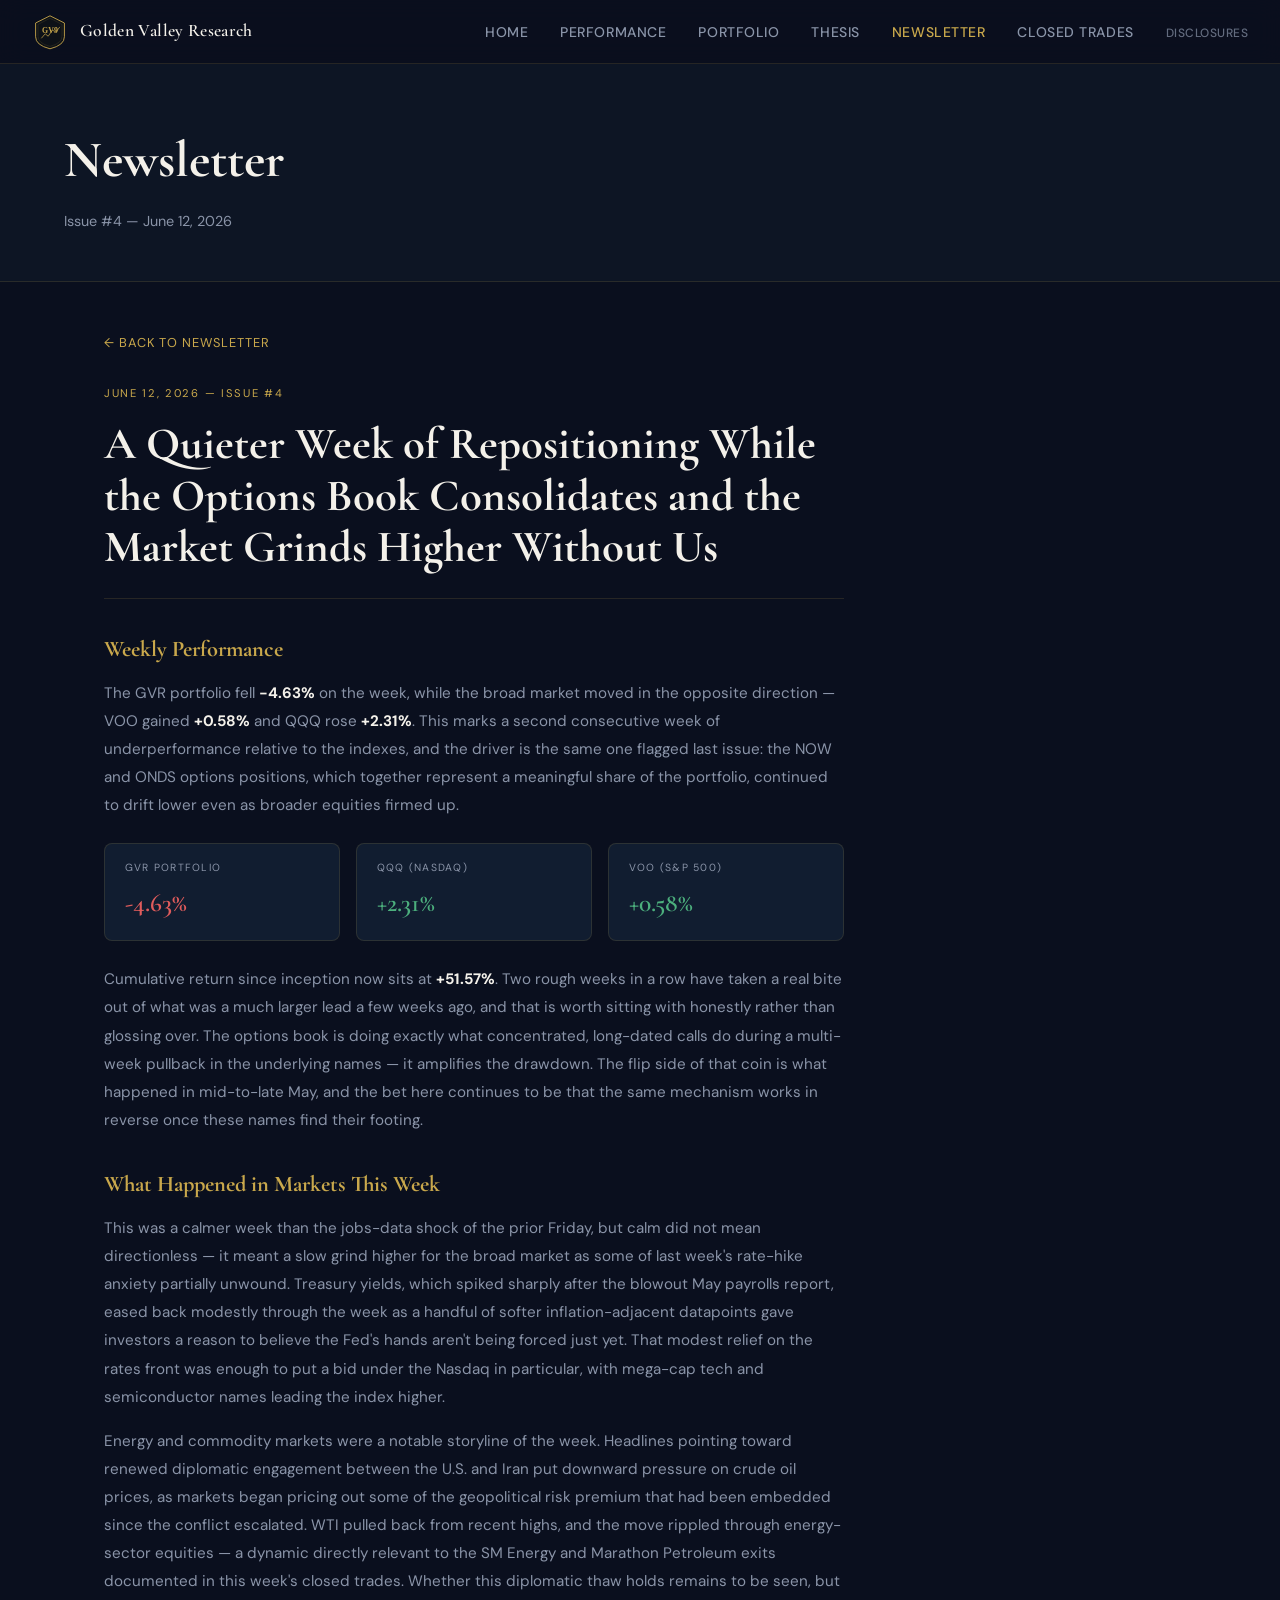
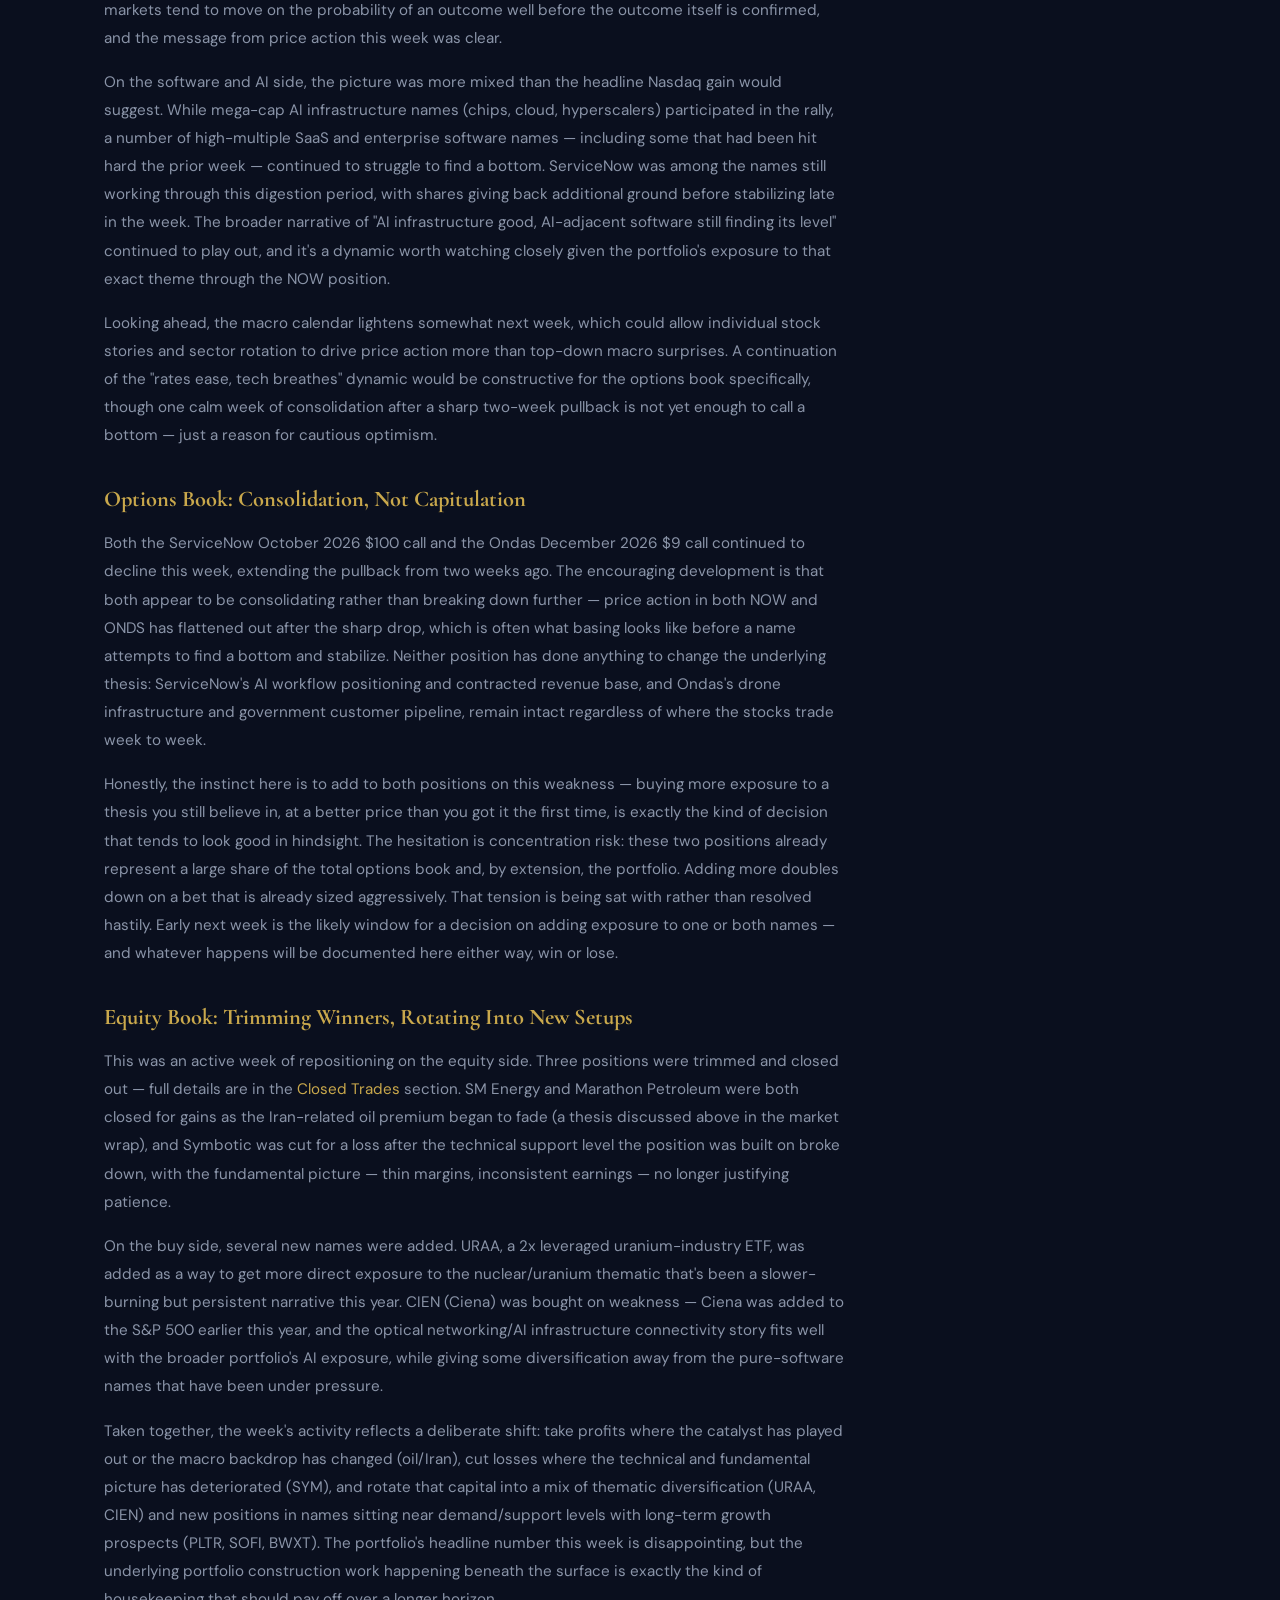
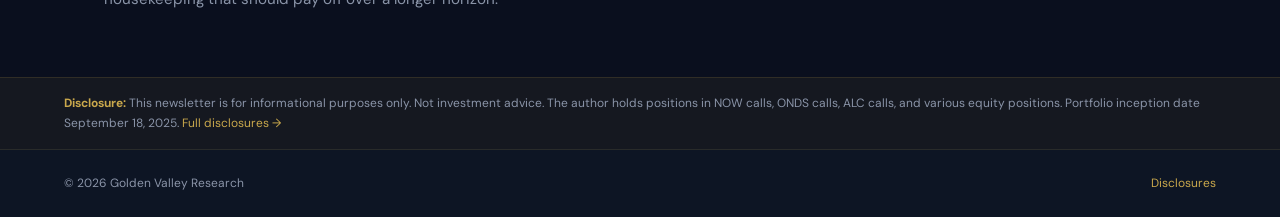
<file: newsletter-issue4.html>
<!DOCTYPE html>
<html lang="en">
<head>
  <meta charset="UTF-8" />
  <meta name="viewport" content="width=device-width, initial-scale=1.0" />
  <title>Issue #4 — Golden Valley Research</title>
  <link rel="preconnect" href="https://fonts.googleapis.com">
  <link href="https://fonts.googleapis.com/css2?family=Cormorant+Garamond:wght@400;600;700&family=DM+Sans:wght@300;400;500&display=swap" rel="stylesheet">
  <link rel="stylesheet" href="css/main.css" />
  <style>
    .article-wrap { max-width: 740px; }
    .article-date {
      font-size: .7rem; letter-spacing: .15em; text-transform: uppercase;
      color: var(--gold); margin-bottom: 1rem;
    }
    .article-title {
      font-family: var(--font-display); font-size: clamp(1.8rem, 4vw, 2.8rem);
      font-weight: 700; line-height: 1.15; color: var(--white);
      margin-bottom: 2rem; padding-bottom: 1.5rem;
      border-bottom: 1px solid var(--border);
    }
    .article-body h2 {
      font-family: var(--font-display); font-size: 1.4rem;
      color: var(--gold); margin: 2rem 0 .75rem;
    }
    .article-body p {
      color: var(--muted); font-size: .95rem; line-height: 1.85;
      margin-bottom: 1rem;
    }
    .article-body strong { color: var(--white); }
    .perf-row {
      display: flex; gap: 1rem; margin: 1.5rem 0; flex-wrap: wrap;
    }
    .perf-box {
      flex: 1; min-width: 140px;
      background: var(--navy-3); border: 1px solid var(--border);
      border-radius: var(--radius); padding: 1rem 1.25rem;
    }
    .perf-box-label {
      font-size: .65rem; letter-spacing: .12em; text-transform: uppercase;
      color: var(--muted); margin-bottom: .4rem;
    }
    .perf-box-value {
      font-family: var(--font-display); font-size: 1.6rem; font-weight: 600;
    }
    .perf-box-value.pos { color: #4caf7d; }
    .perf-box-value.neg { color: #e05c5c; }
    .back-link {
      display: inline-block; margin-bottom: 2rem;
      font-size: .8rem; letter-spacing: .08em; text-transform: uppercase;
    }
  </style>
</head>
<body>
  <nav class="nav">
    <a href="index.html" class="nav-brand">
      <svg class="nav-logo" viewBox="0 0 60 60" xmlns="http://www.w3.org/2000/svg">
        <path d="M30 3 L54 15 L54 38 Q54 52 30 58 Q6 52 6 38 L6 15 Z" fill="#0d1117" stroke="#c9a84c" stroke-width="1.5"/>
        <path d="M30 7 L50 17.5 L50 37 Q50 49 30 54 Q10 49 10 37 L10 17.5 Z" fill="none" stroke="#c9a84c" stroke-width="0.5" opacity="0.4"/>
        <text x="30" y="32" font-family="Georgia,serif" font-size="13" font-weight="bold" fill="#c9a84c" text-anchor="middle">GV9</text>
        <polyline points="16,40 22,33 27,37 34,27 40,30 46,22" fill="none" stroke="#c9a84c" stroke-width="1.5" stroke-linecap="round" stroke-linejoin="round" opacity="0.8"/>
      </svg>
      <span class="nav-name">Golden Valley Research</span>
    </a>
    <ul class="nav-links">
      <li><a href="index.html">Home</a></li>
      <li><a href="performance.html">Performance</a></li>
      <li><a href="portfolio.html">Portfolio</a></li>
      <li><a href="thesis.html">Thesis</a></li>
      <li><a href="newsletter.html" class="active">Newsletter</a></li>
      <li><a href="closed-trades.html">Closed Trades</a></li>
      <li><a href="disclosures.html" class="nav-disclosures">Disclosures</a></li>
    </ul>
    <button class="nav-toggle" onclick="document.querySelector('.nav-links').classList.toggle('open')">☰</button>
  </nav>
  <div class="page-header">
    <h1>Newsletter</h1>
    <p>Issue #4 — June 12, 2026</p>
  </div>
  <div class="page-content">
    <div class="article-wrap">
      <a href="newsletter.html" class="back-link">← Back to newsletter</a>
      <div class="article-date">June 12, 2026 — Issue #4</div>
      <div class="article-title">A Quieter Week of Repositioning While the Options Book Consolidates and the Market Grinds Higher Without Us</div>
      <div class="article-body">
        <h2>Weekly Performance</h2>
        <p>The GVR portfolio fell <strong>-4.63%</strong> on the week, while the broad market moved in the opposite direction — VOO gained <strong>+0.58%</strong> and QQQ rose <strong>+2.31%</strong>. This marks a second consecutive week of underperformance relative to the indexes, and the driver is the same one flagged last issue: the NOW and ONDS options positions, which together represent a meaningful share of the portfolio, continued to drift lower even as broader equities firmed up.</p>
        <div class="perf-row">
          <div class="perf-box">
            <div class="perf-box-label">GVR Portfolio</div>
            <div class="perf-box-value neg">-4.63%</div>
          </div>
          <div class="perf-box">
            <div class="perf-box-label">QQQ (Nasdaq)</div>
            <div class="perf-box-value pos">+2.31%</div>
          </div>
          <div class="perf-box">
            <div class="perf-box-label">VOO (S&P 500)</div>
            <div class="perf-box-value pos">+0.58%</div>
          </div>
        </div>
        <p>Cumulative return since inception now sits at <strong>+51.57%</strong>. Two rough weeks in a row have taken a real bite out of what was a much larger lead a few weeks ago, and that is worth sitting with honestly rather than glossing over. The options book is doing exactly what concentrated, long-dated calls do during a multi-week pullback in the underlying names — it amplifies the drawdown. The flip side of that coin is what happened in mid-to-late May, and the bet here continues to be that the same mechanism works in reverse once these names find their footing.</p>
        <h2>What Happened in Markets This Week</h2>
        <p>This was a calmer week than the jobs-data shock of the prior Friday, but calm did not mean directionless — it meant a slow grind higher for the broad market as some of last week's rate-hike anxiety partially unwound. Treasury yields, which spiked sharply after the blowout May payrolls report, eased back modestly through the week as a handful of softer inflation-adjacent datapoints gave investors a reason to believe the Fed's hands aren't being forced just yet. That modest relief on the rates front was enough to put a bid under the Nasdaq in particular, with mega-cap tech and semiconductor names leading the index higher.</p>
        <p>Energy and commodity markets were a notable storyline of the week. Headlines pointing toward renewed diplomatic engagement between the U.S. and Iran put downward pressure on crude oil prices, as markets began pricing out some of the geopolitical risk premium that had been embedded since the conflict escalated. WTI pulled back from recent highs, and the move rippled through energy-sector equities — a dynamic directly relevant to the SM Energy and Marathon Petroleum exits documented in this week's closed trades. Whether this diplomatic thaw holds remains to be seen, but markets tend to move on the probability of an outcome well before the outcome itself is confirmed, and the message from price action this week was clear.</p>
        <p>On the software and AI side, the picture was more mixed than the headline Nasdaq gain would suggest. While mega-cap AI infrastructure names (chips, cloud, hyperscalers) participated in the rally, a number of high-multiple SaaS and enterprise software names — including some that had been hit hard the prior week — continued to struggle to find a bottom. ServiceNow was among the names still working through this digestion period, with shares giving back additional ground before stabilizing late in the week. The broader narrative of "AI infrastructure good, AI-adjacent software still finding its level" continued to play out, and it's a dynamic worth watching closely given the portfolio's exposure to that exact theme through the NOW position.</p>
        <p>Looking ahead, the macro calendar lightens somewhat next week, which could allow individual stock stories and sector rotation to drive price action more than top-down macro surprises. A continuation of the "rates ease, tech breathes" dynamic would be constructive for the options book specifically, though one calm week of consolidation after a sharp two-week pullback is not yet enough to call a bottom — just a reason for cautious optimism.</p>
        <h2>Options Book: Consolidation, Not Capitulation</h2>
        <p>Both the ServiceNow October 2026 $100 call and the Ondas December 2026 $9 call continued to decline this week, extending the pullback from two weeks ago. The encouraging development is that both appear to be consolidating rather than breaking down further — price action in both NOW and ONDS has flattened out after the sharp drop, which is often what basing looks like before a name attempts to find a bottom and stabilize. Neither position has done anything to change the underlying thesis: ServiceNow's AI workflow positioning and contracted revenue base, and Ondas's drone infrastructure and government customer pipeline, remain intact regardless of where the stocks trade week to week.</p>
        <p>Honestly, the instinct here is to add to both positions on this weakness — buying more exposure to a thesis you still believe in, at a better price than you got it the first time, is exactly the kind of decision that tends to look good in hindsight. The hesitation is concentration risk: these two positions already represent a large share of the total options book and, by extension, the portfolio. Adding more doubles down on a bet that is already sized aggressively. That tension is being sat with rather than resolved hastily. Early next week is the likely window for a decision on adding exposure to one or both names — and whatever happens will be documented here either way, win or lose.</p>
        <h2>Equity Book: Trimming Winners, Rotating Into New Setups</h2>
        <p>This was an active week of repositioning on the equity side. Three positions were trimmed and closed out — full details are in the <a href="closed-trades.html" style="color: var(--gold);">Closed Trades</a> section. SM Energy and Marathon Petroleum were both closed for gains as the Iran-related oil premium began to fade (a thesis discussed above in the market wrap), and Symbotic was cut for a loss after the technical support level the position was built on broke down, with the fundamental picture — thin margins, inconsistent earnings — no longer justifying patience.</p>
        <p>On the buy side, several new names were added. URAA, a 2x leveraged uranium-industry ETF, was added as a way to get more direct exposure to the nuclear/uranium thematic that's been a slower-burning but persistent narrative this year. CIEN (Ciena) was bought on weakness — Ciena was added to the S&P 500 earlier this year, and the optical networking/AI infrastructure connectivity story fits well with the broader portfolio's AI exposure, while giving some diversification away from the pure-software names that have been under pressure.</p>
        <p>Taken together, the week's activity reflects a deliberate shift: take profits where the catalyst has played out or the macro backdrop has changed (oil/Iran), cut losses where the technical and fundamental picture has deteriorated (SYM), and rotate that capital into a mix of thematic diversification (URAA, CIEN) and new positions in names sitting near demand/support levels with long-term growth prospects (PLTR, SOFI, BWXT). The portfolio's headline number this week is disappointing, but the underlying portfolio construction work happening beneath the surface is exactly the kind of housekeeping that should pay off over a longer horizon.</p>
      </div>
    </div>
  </div>
  <div class="disclosure-banner">
    <strong>Disclosure:</strong> This newsletter is for informational purposes only. Not investment advice. The author holds positions in NOW calls, ONDS calls, ALC calls, and various equity positions. Portfolio inception date September 18, 2025. <a href="disclosures.html">Full disclosures →</a>
  </div>
  <footer class="footer">
    <span>© 2026 Golden Valley Research</span>
    <a href="disclosures.html">Disclosures</a>
  </footer>
  <script src="js/main.js"></script>
</body>
</html>
</file>
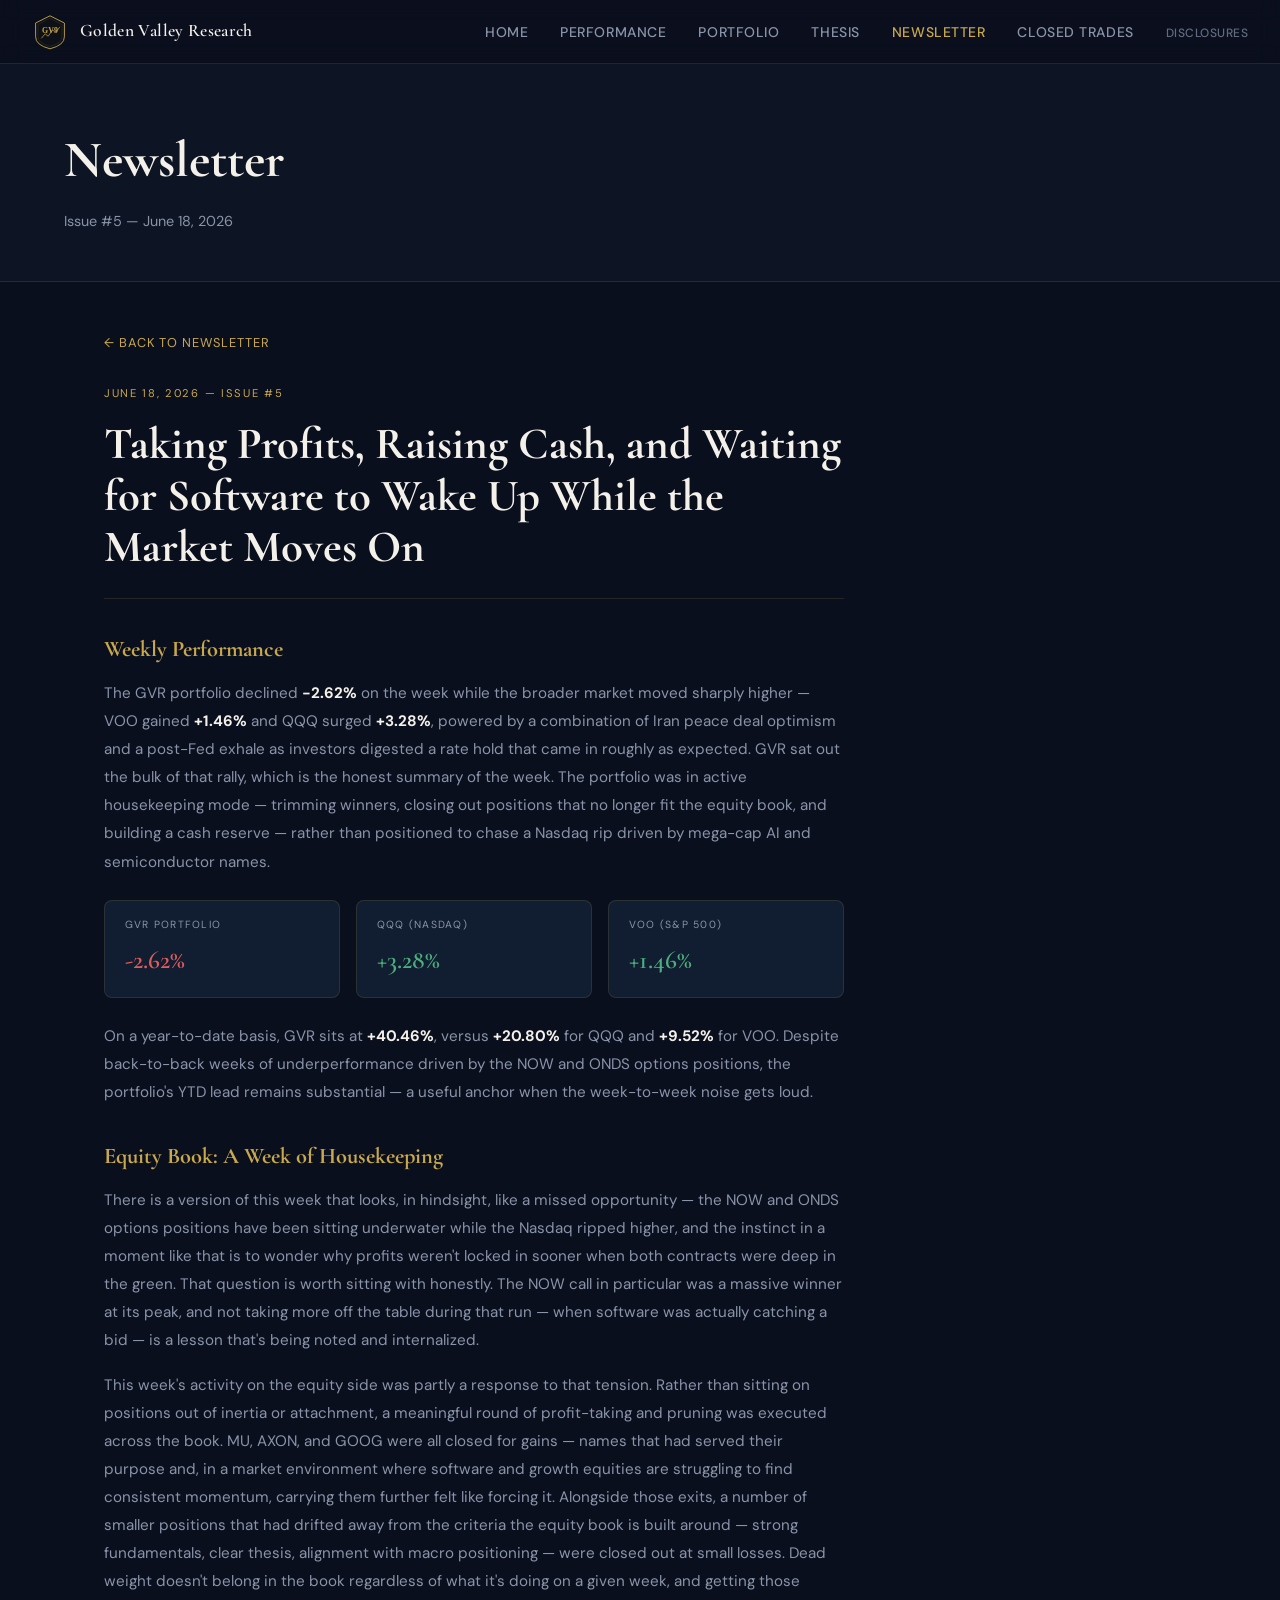
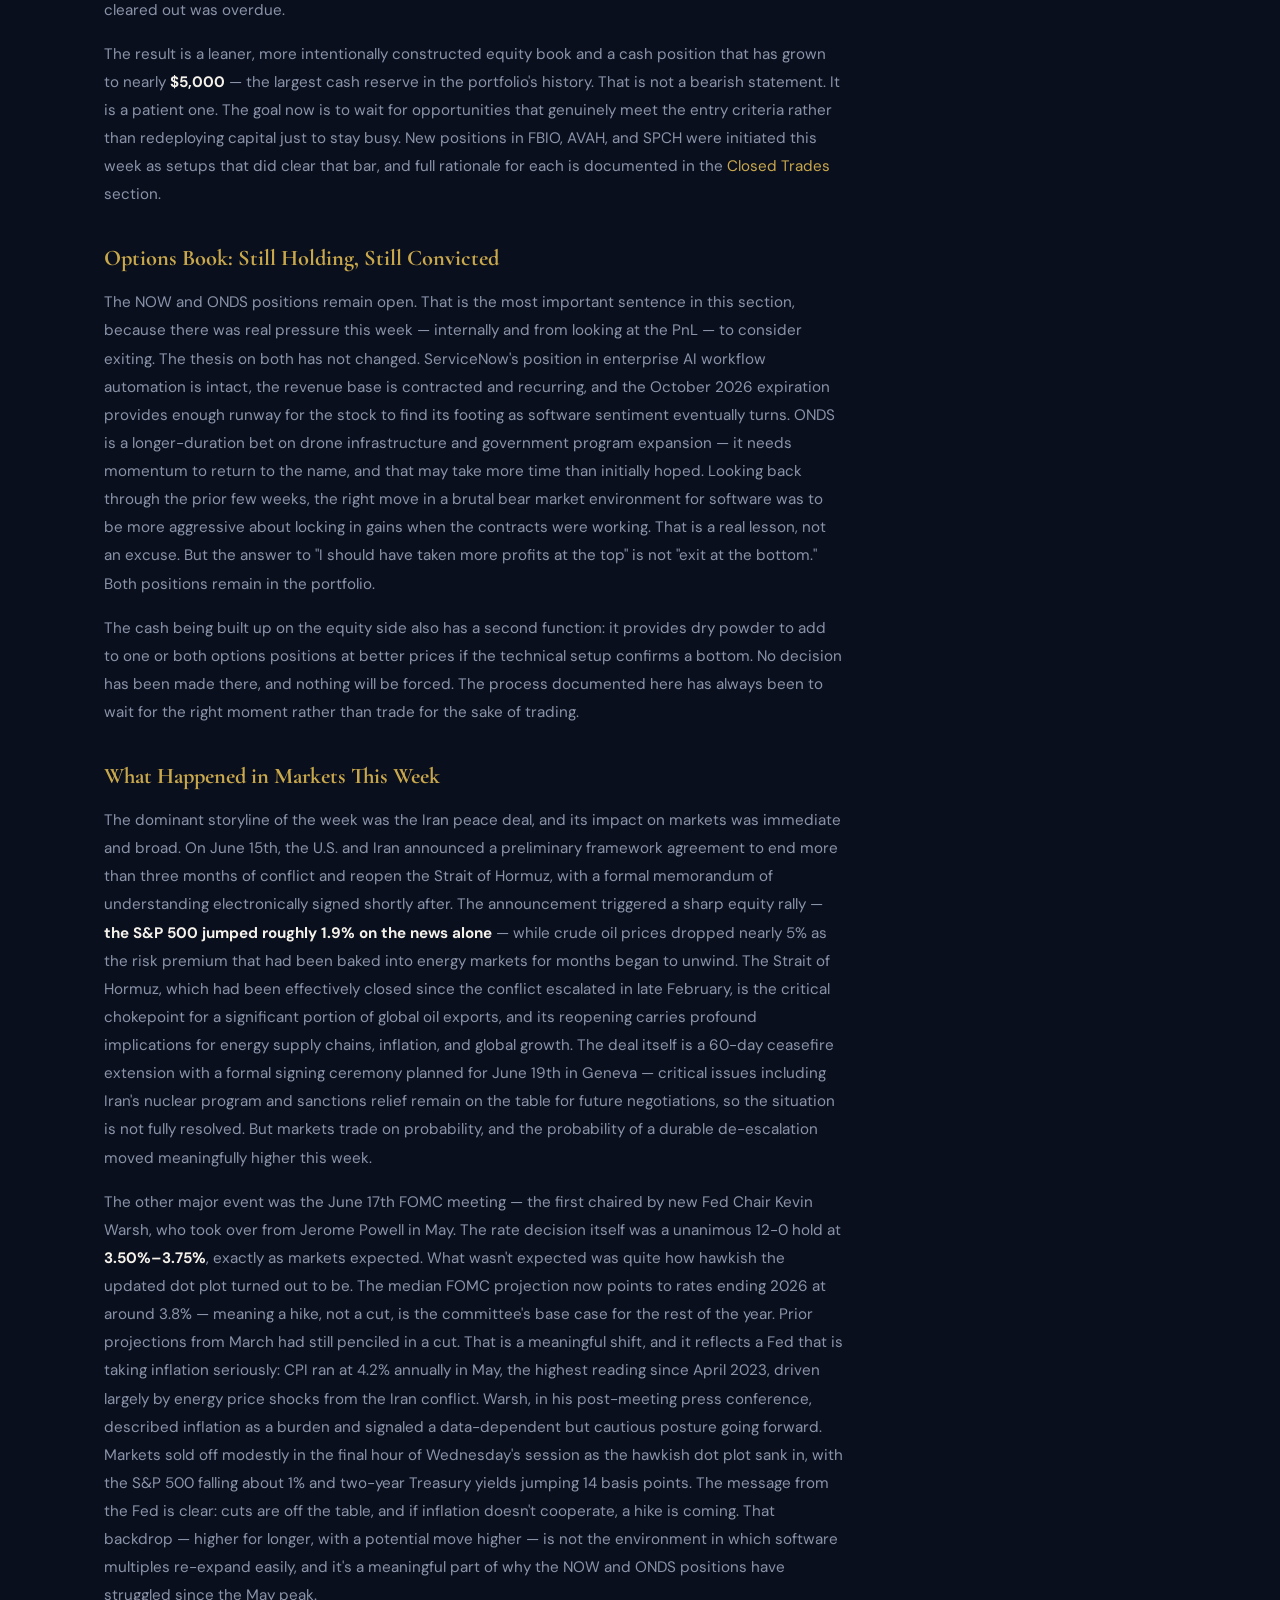
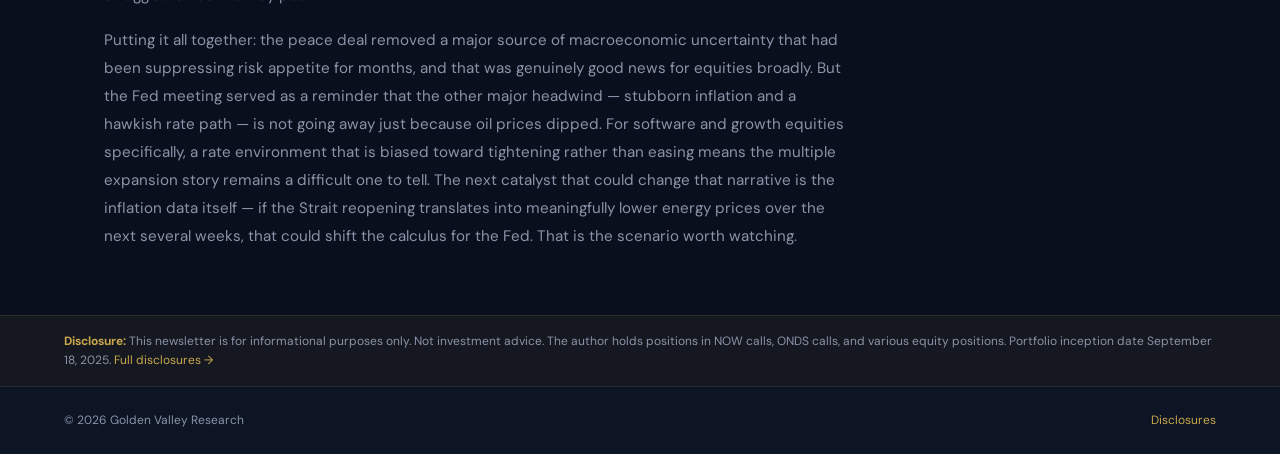
<file: newsletter-issue5.html>
<!DOCTYPE html>
<html lang="en">
<head>
  <meta charset="UTF-8" />
  <meta name="viewport" content="width=device-width, initial-scale=1.0" />
  <title>Issue #5 — Golden Valley Research</title>
  <link rel="preconnect" href="https://fonts.googleapis.com">
  <link href="https://fonts.googleapis.com/css2?family=Cormorant+Garamond:wght@400;600;700&family=DM+Sans:wght@300;400;500&display=swap" rel="stylesheet">
  <link rel="stylesheet" href="css/main.css" />
  <style>
    .article-wrap { max-width: 740px; }
    .article-date {
      font-size: .7rem; letter-spacing: .15em; text-transform: uppercase;
      color: var(--gold); margin-bottom: 1rem;
    }
    .article-title {
      font-family: var(--font-display); font-size: clamp(1.8rem, 4vw, 2.8rem);
      font-weight: 700; line-height: 1.15; color: var(--white);
      margin-bottom: 2rem; padding-bottom: 1.5rem;
      border-bottom: 1px solid var(--border);
    }
    .article-body h2 {
      font-family: var(--font-display); font-size: 1.4rem;
      color: var(--gold); margin: 2rem 0 .75rem;
    }
    .article-body p {
      color: var(--muted); font-size: .95rem; line-height: 1.85;
      margin-bottom: 1rem;
    }
    .article-body strong { color: var(--white); }
    .perf-row {
      display: flex; gap: 1rem; margin: 1.5rem 0; flex-wrap: wrap;
    }
    .perf-box {
      flex: 1; min-width: 140px;
      background: var(--navy-3); border: 1px solid var(--border);
      border-radius: var(--radius); padding: 1rem 1.25rem;
    }
    .perf-box-label {
      font-size: .65rem; letter-spacing: .12em; text-transform: uppercase;
      color: var(--muted); margin-bottom: .4rem;
    }
    .perf-box-value {
      font-family: var(--font-display); font-size: 1.6rem; font-weight: 600;
    }
    .perf-box-value.pos { color: #4caf7d; }
    .perf-box-value.neg { color: #e05c5c; }
    .back-link {
      display: inline-block; margin-bottom: 2rem;
      font-size: .8rem; letter-spacing: .08em; text-transform: uppercase;
    }
  </style>
</head>
<body>
  <nav class="nav">
    <a href="index.html" class="nav-brand">
      <svg class="nav-logo" viewBox="0 0 60 60" xmlns="http://www.w3.org/2000/svg">
        <path d="M30 3 L54 15 L54 38 Q54 52 30 58 Q6 52 6 38 L6 15 Z" fill="#0d1117" stroke="#c9a84c" stroke-width="1.5"/>
        <path d="M30 7 L50 17.5 L50 37 Q50 49 30 54 Q10 49 10 37 L10 17.5 Z" fill="none" stroke="#c9a84c" stroke-width="0.5" opacity="0.4"/>
        <text x="30" y="32" font-family="Georgia,serif" font-size="13" font-weight="bold" fill="#c9a84c" text-anchor="middle">GV9</text>
        <polyline points="16,40 22,33 27,37 34,27 40,30 46,22" fill="none" stroke="#c9a84c" stroke-width="1.5" stroke-linecap="round" stroke-linejoin="round" opacity="0.8"/>
      </svg>
      <span class="nav-name">Golden Valley Research</span>
    </a>
    <ul class="nav-links">
      <li><a href="index.html">Home</a></li>
      <li><a href="performance.html">Performance</a></li>
      <li><a href="portfolio.html">Portfolio</a></li>
      <li><a href="thesis.html">Thesis</a></li>
      <li><a href="newsletter.html" class="active">Newsletter</a></li>
      <li><a href="closed-trades.html">Closed Trades</a></li>
      <li><a href="disclosures.html" class="nav-disclosures">Disclosures</a></li>
    </ul>
    <button class="nav-toggle" onclick="document.querySelector('.nav-links').classList.toggle('open')">☰</button>
  </nav>
  <div class="page-header">
    <h1>Newsletter</h1>
    <p>Issue #5 — June 18, 2026</p>
  </div>
  <div class="page-content">
    <div class="article-wrap">
      <a href="newsletter.html" class="back-link">← Back to newsletter</a>
      <div class="article-date">June 18, 2026 — Issue #5</div>
      <div class="article-title">Taking Profits, Raising Cash, and Waiting for Software to Wake Up While the Market Moves On</div>
      <div class="article-body">

        <h2>Weekly Performance</h2>
        <p>The GVR portfolio declined <strong>-2.62%</strong> on the week while the broader market moved sharply higher — VOO gained <strong>+1.46%</strong> and QQQ surged <strong>+3.28%</strong>, powered by a combination of Iran peace deal optimism and a post-Fed exhale as investors digested a rate hold that came in roughly as expected. GVR sat out the bulk of that rally, which is the honest summary of the week. The portfolio was in active housekeeping mode — trimming winners, closing out positions that no longer fit the equity book, and building a cash reserve — rather than positioned to chase a Nasdaq rip driven by mega-cap AI and semiconductor names.</p>
        <div class="perf-row">
          <div class="perf-box">
            <div class="perf-box-label">GVR Portfolio</div>
            <div class="perf-box-value neg">-2.62%</div>
          </div>
          <div class="perf-box">
            <div class="perf-box-label">QQQ (Nasdaq)</div>
            <div class="perf-box-value pos">+3.28%</div>
          </div>
          <div class="perf-box">
            <div class="perf-box-label">VOO (S&P 500)</div>
            <div class="perf-box-value pos">+1.46%</div>
          </div>
        </div>
        <p>On a year-to-date basis, GVR sits at <strong>+40.46%</strong>, versus <strong>+20.80%</strong> for QQQ and <strong>+9.52%</strong> for VOO. Despite back-to-back weeks of underperformance driven by the NOW and ONDS options positions, the portfolio's YTD lead remains substantial — a useful anchor when the week-to-week noise gets loud.</p>

        <h2>Equity Book: A Week of Housekeeping</h2>
        <p>There is a version of this week that looks, in hindsight, like a missed opportunity — the NOW and ONDS options positions have been sitting underwater while the Nasdaq ripped higher, and the instinct in a moment like that is to wonder why profits weren't locked in sooner when both contracts were deep in the green. That question is worth sitting with honestly. The NOW call in particular was a massive winner at its peak, and not taking more off the table during that run — when software was actually catching a bid — is a lesson that's being noted and internalized.</p>
        <p>This week's activity on the equity side was partly a response to that tension. Rather than sitting on positions out of inertia or attachment, a meaningful round of profit-taking and pruning was executed across the book. MU, AXON, and GOOG were all closed for gains — names that had served their purpose and, in a market environment where software and growth equities are struggling to find consistent momentum, carrying them further felt like forcing it. Alongside those exits, a number of smaller positions that had drifted away from the criteria the equity book is built around — strong fundamentals, clear thesis, alignment with macro positioning — were closed out at small losses. Dead weight doesn't belong in the book regardless of what it's doing on a given week, and getting those cleared out was overdue.</p>
        <p>The result is a leaner, more intentionally constructed equity book and a cash position that has grown to nearly <strong>$5,000</strong> — the largest cash reserve in the portfolio's history. That is not a bearish statement. It is a patient one. The goal now is to wait for opportunities that genuinely meet the entry criteria rather than redeploying capital just to stay busy. New positions in FBIO, AVAH, and SPCH were initiated this week as setups that did clear that bar, and full rationale for each is documented in the <a href="closed-trades.html" style="color: var(--gold);">Closed Trades</a> section.</p>

        <h2>Options Book: Still Holding, Still Convicted</h2>
        <p>The NOW and ONDS positions remain open. That is the most important sentence in this section, because there was real pressure this week — internally and from looking at the PnL — to consider exiting. The thesis on both has not changed. ServiceNow's position in enterprise AI workflow automation is intact, the revenue base is contracted and recurring, and the October 2026 expiration provides enough runway for the stock to find its footing as software sentiment eventually turns. ONDS is a longer-duration bet on drone infrastructure and government program expansion — it needs momentum to return to the name, and that may take more time than initially hoped. Looking back through the prior few weeks, the right move in a brutal bear market environment for software was to be more aggressive about locking in gains when the contracts were working. That is a real lesson, not an excuse. But the answer to "I should have taken more profits at the top" is not "exit at the bottom." Both positions remain in the portfolio.</p>
        <p>The cash being built up on the equity side also has a second function: it provides dry powder to add to one or both options positions at better prices if the technical setup confirms a bottom. No decision has been made there, and nothing will be forced. The process documented here has always been to wait for the right moment rather than trade for the sake of trading.</p>

        <h2>What Happened in Markets This Week</h2>
        <p>The dominant storyline of the week was the Iran peace deal, and its impact on markets was immediate and broad. On June 15th, the U.S. and Iran announced a preliminary framework agreement to end more than three months of conflict and reopen the Strait of Hormuz, with a formal memorandum of understanding electronically signed shortly after. The announcement triggered a sharp equity rally — <strong>the S&P 500 jumped roughly 1.9% on the news alone</strong> — while crude oil prices dropped nearly 5% as the risk premium that had been baked into energy markets for months began to unwind. The Strait of Hormuz, which had been effectively closed since the conflict escalated in late February, is the critical chokepoint for a significant portion of global oil exports, and its reopening carries profound implications for energy supply chains, inflation, and global growth. The deal itself is a 60-day ceasefire extension with a formal signing ceremony planned for June 19th in Geneva — critical issues including Iran's nuclear program and sanctions relief remain on the table for future negotiations, so the situation is not fully resolved. But markets trade on probability, and the probability of a durable de-escalation moved meaningfully higher this week.</p>
        <p>The other major event was the June 17th FOMC meeting — the first chaired by new Fed Chair Kevin Warsh, who took over from Jerome Powell in May. The rate decision itself was a unanimous 12-0 hold at <strong>3.50%–3.75%</strong>, exactly as markets expected. What wasn't expected was quite how hawkish the updated dot plot turned out to be. The median FOMC projection now points to rates ending 2026 at around 3.8% — meaning a hike, not a cut, is the committee's base case for the rest of the year. Prior projections from March had still penciled in a cut. That is a meaningful shift, and it reflects a Fed that is taking inflation seriously: CPI ran at 4.2% annually in May, the highest reading since April 2023, driven largely by energy price shocks from the Iran conflict. Warsh, in his post-meeting press conference, described inflation as a burden and signaled a data-dependent but cautious posture going forward. Markets sold off modestly in the final hour of Wednesday's session as the hawkish dot plot sank in, with the S&P 500 falling about 1% and two-year Treasury yields jumping 14 basis points. The message from the Fed is clear: cuts are off the table, and if inflation doesn't cooperate, a hike is coming. That backdrop — higher for longer, with a potential move higher — is not the environment in which software multiples re-expand easily, and it's a meaningful part of why the NOW and ONDS positions have struggled since the May peak.</p>
        <p>Putting it all together: the peace deal removed a major source of macroeconomic uncertainty that had been suppressing risk appetite for months, and that was genuinely good news for equities broadly. But the Fed meeting served as a reminder that the other major headwind — stubborn inflation and a hawkish rate path — is not going away just because oil prices dipped. For software and growth equities specifically, a rate environment that is biased toward tightening rather than easing means the multiple expansion story remains a difficult one to tell. The next catalyst that could change that narrative is the inflation data itself — if the Strait reopening translates into meaningfully lower energy prices over the next several weeks, that could shift the calculus for the Fed. That is the scenario worth watching.</p>

      </div>
    </div>
  </div>
  <div class="disclosure-banner">
    <strong>Disclosure:</strong> This newsletter is for informational purposes only. Not investment advice. The author holds positions in NOW calls, ONDS calls, and various equity positions. Portfolio inception date September 18, 2025. <a href="disclosures.html">Full disclosures →</a>
  </div>
  <footer class="footer">
    <span>© 2026 Golden Valley Research</span>
    <a href="disclosures.html">Disclosures</a>
  </footer>
  <script src="js/main.js"></script>
</body>
</html>
</file>
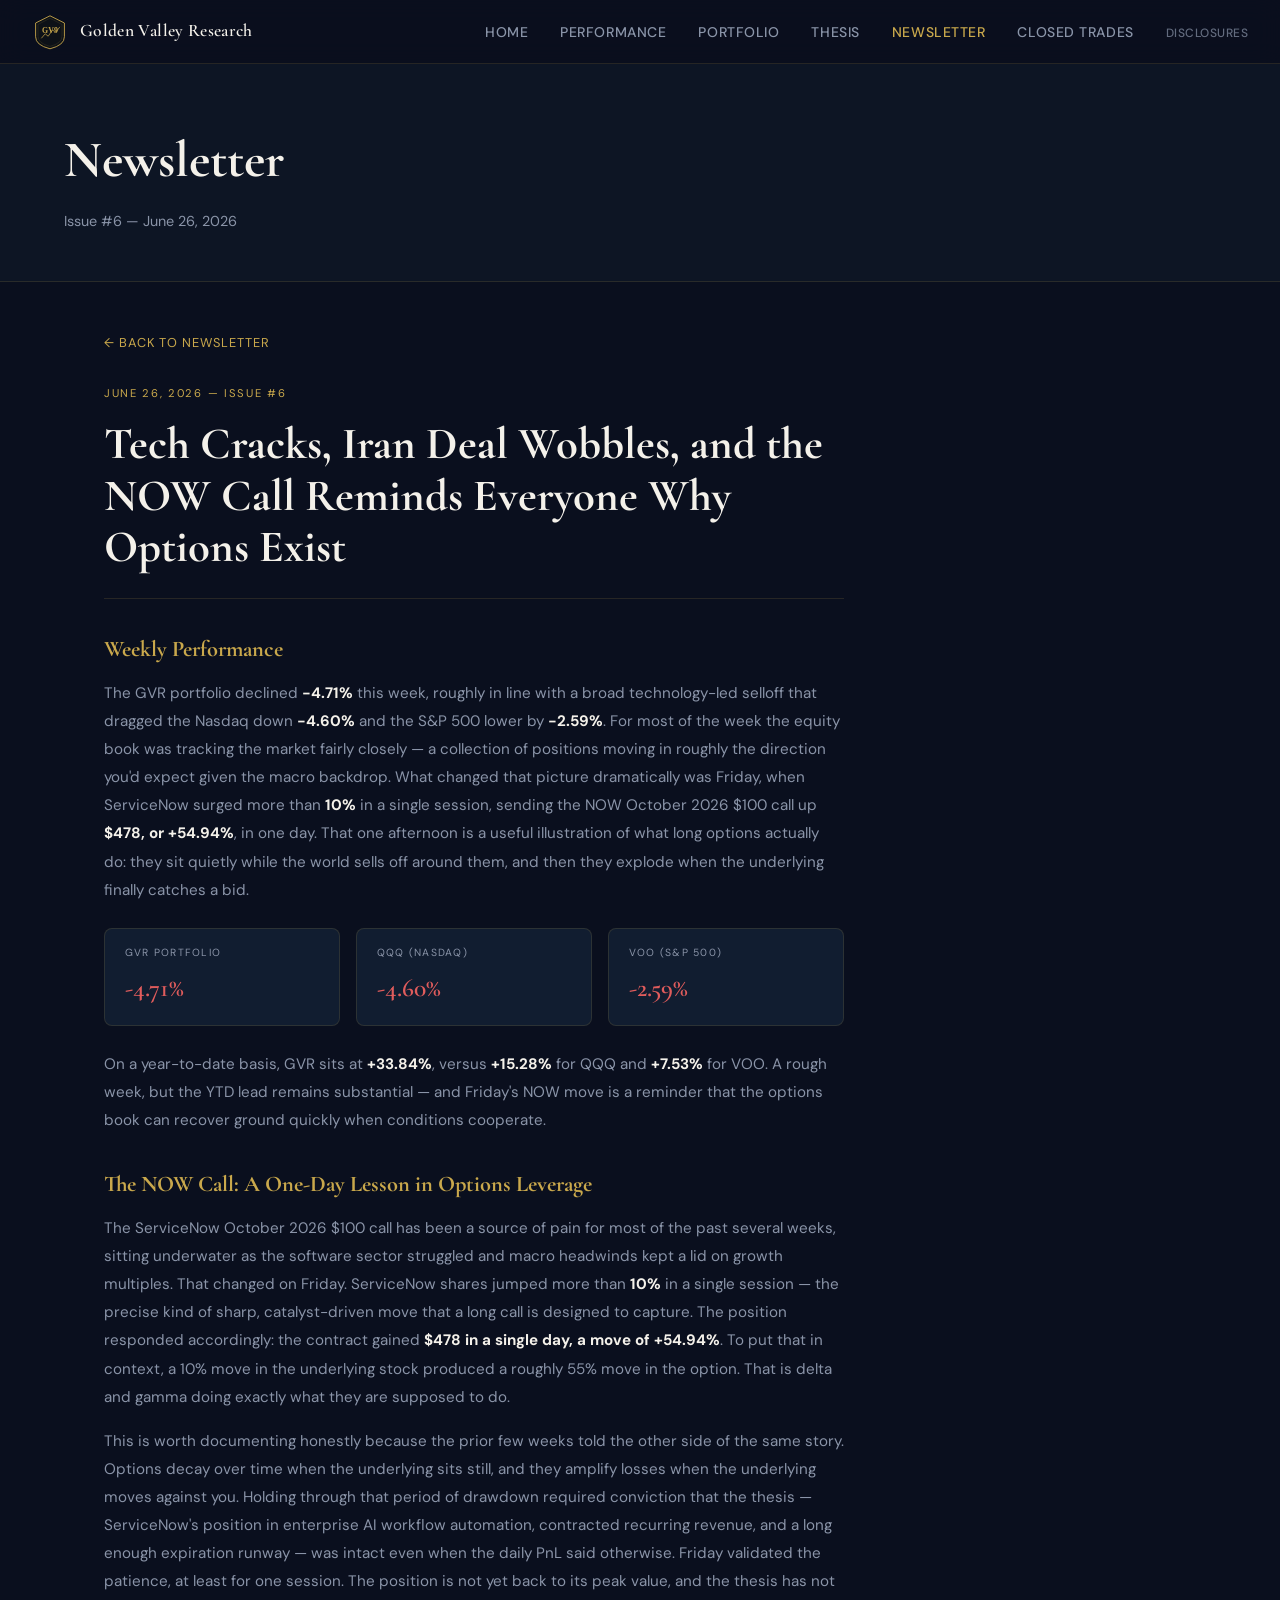
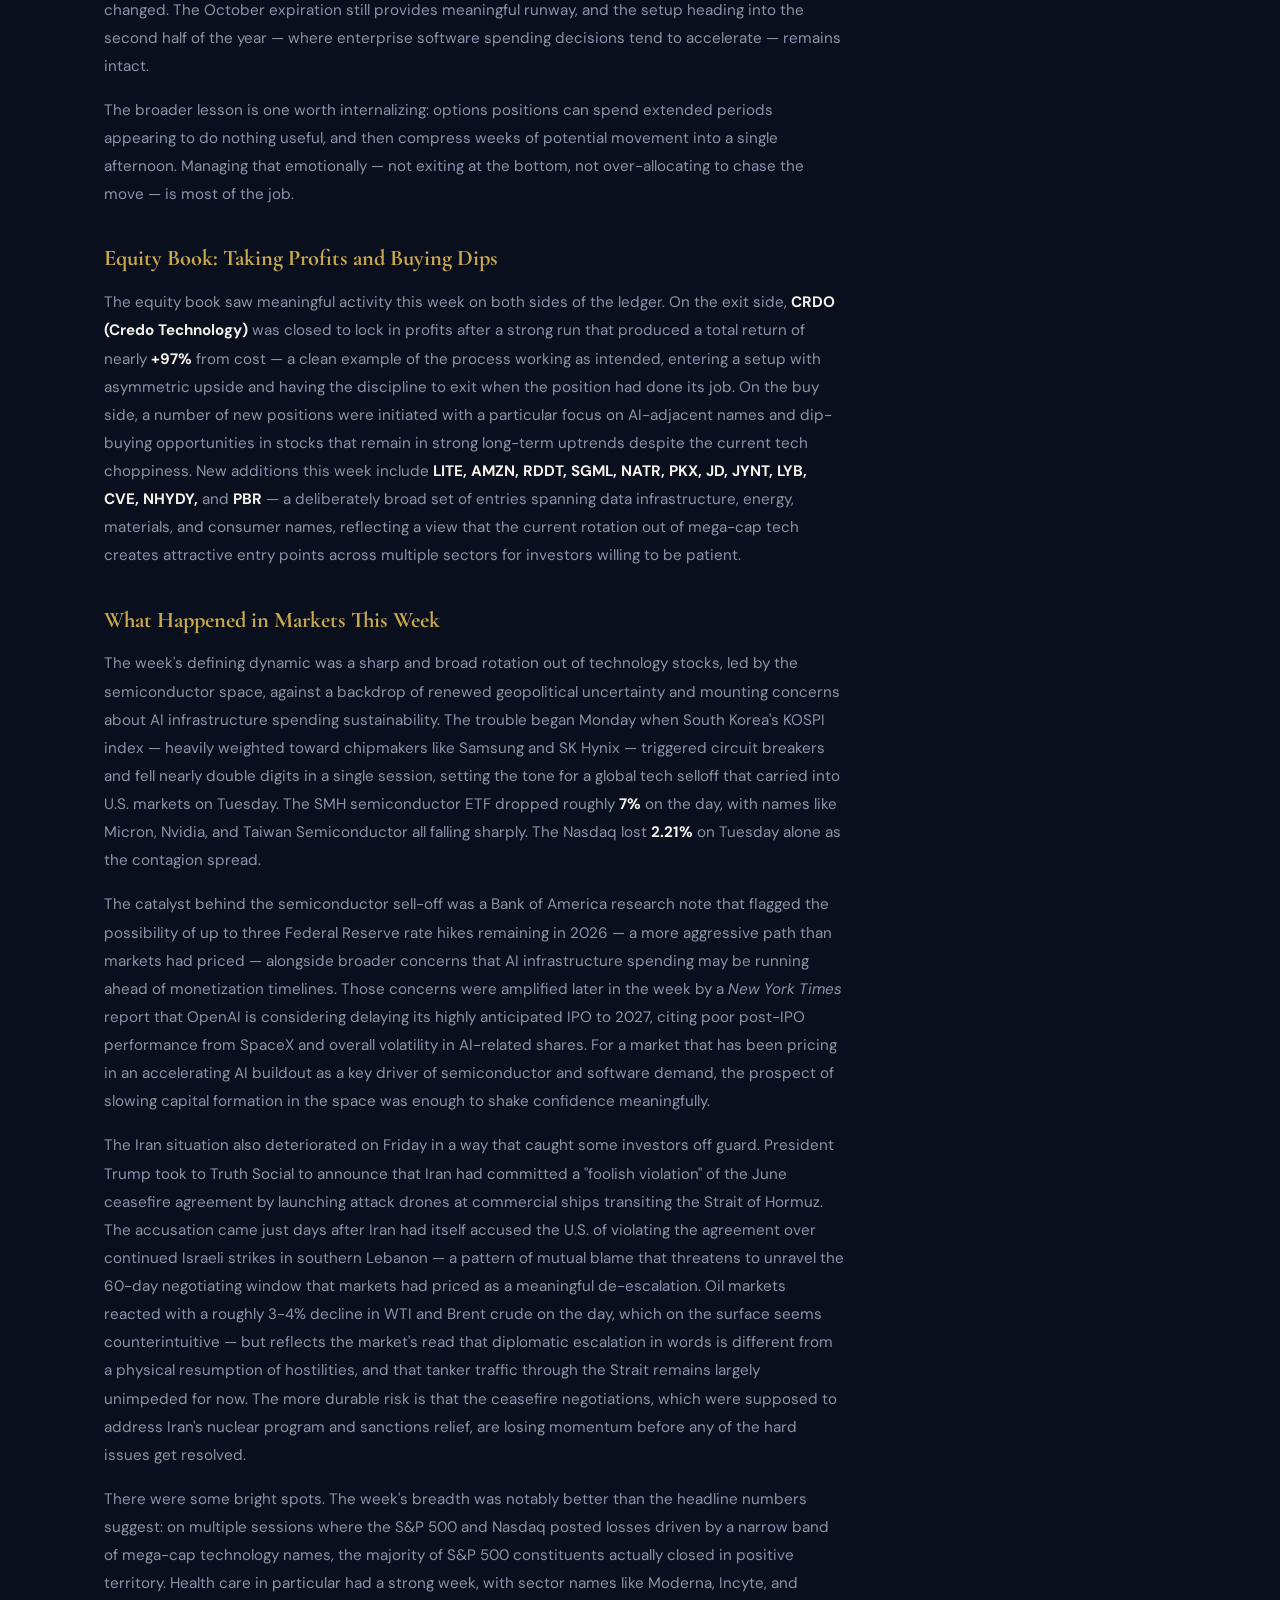
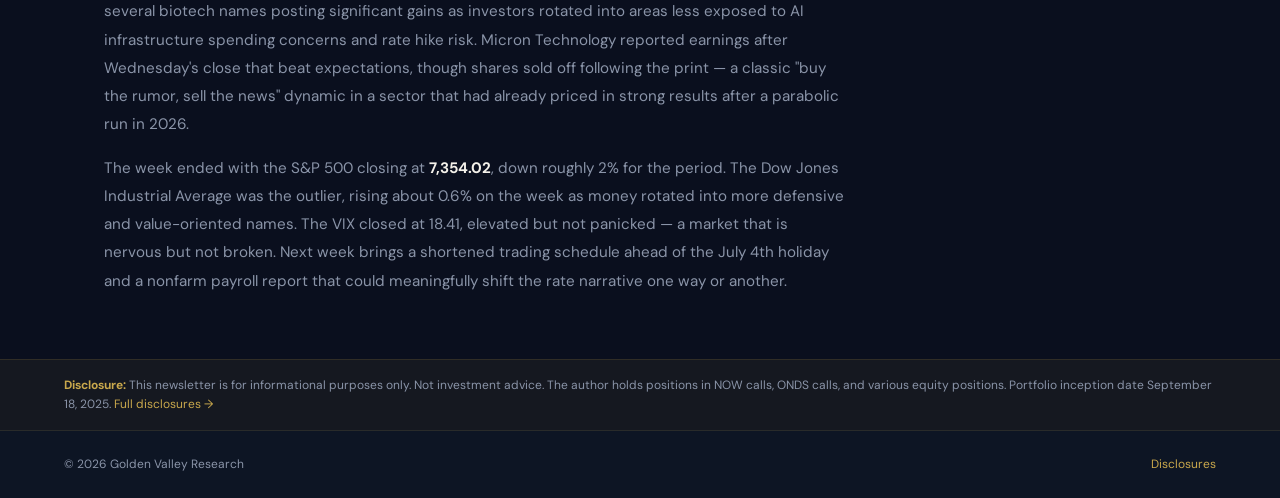
<file: newsletter-issue6.html>
<!DOCTYPE html>
<html lang="en">
<head>
  <meta charset="UTF-8" />
  <meta name="viewport" content="width=device-width, initial-scale=1.0" />
  <title>Issue #6 — Golden Valley Research</title>
  <link rel="preconnect" href="https://fonts.googleapis.com">
  <link href="https://fonts.googleapis.com/css2?family=Cormorant+Garamond:wght@400;600;700&family=DM+Sans:wght@300;400;500&display=swap" rel="stylesheet">
  <link rel="stylesheet" href="css/main.css" />
  <style>
    .article-wrap { max-width: 740px; }
    .article-date {
      font-size: .7rem; letter-spacing: .15em; text-transform: uppercase;
      color: var(--gold); margin-bottom: 1rem;
    }
    .article-title {
      font-family: var(--font-display); font-size: clamp(1.8rem, 4vw, 2.8rem);
      font-weight: 700; line-height: 1.15; color: var(--white);
      margin-bottom: 2rem; padding-bottom: 1.5rem;
      border-bottom: 1px solid var(--border);
    }
    .article-body h2 {
      font-family: var(--font-display); font-size: 1.4rem;
      color: var(--gold); margin: 2rem 0 .75rem;
    }
    .article-body p {
      color: var(--muted); font-size: .95rem; line-height: 1.85;
      margin-bottom: 1rem;
    }
    .article-body strong { color: var(--white); }
    .perf-row {
      display: flex; gap: 1rem; margin: 1.5rem 0; flex-wrap: wrap;
    }
    .perf-box {
      flex: 1; min-width: 140px;
      background: var(--navy-3); border: 1px solid var(--border);
      border-radius: var(--radius); padding: 1rem 1.25rem;
    }
    .perf-box-label {
      font-size: .65rem; letter-spacing: .12em; text-transform: uppercase;
      color: var(--muted); margin-bottom: .4rem;
    }
    .perf-box-value {
      font-family: var(--font-display); font-size: 1.6rem; font-weight: 600;
    }
    .perf-box-value.pos { color: #4caf7d; }
    .perf-box-value.neg { color: #e05c5c; }
    .back-link {
      display: inline-block; margin-bottom: 2rem;
      font-size: .8rem; letter-spacing: .08em; text-transform: uppercase;
    }
  </style>
</head>
<body>
  <nav class="nav">
    <a href="index.html" class="nav-brand">
      <svg class="nav-logo" viewBox="0 0 60 60" xmlns="http://www.w3.org/2000/svg">
        <path d="M30 3 L54 15 L54 38 Q54 52 30 58 Q6 52 6 38 L6 15 Z" fill="#0d1117" stroke="#c9a84c" stroke-width="1.5"/>
        <path d="M30 7 L50 17.5 L50 37 Q50 49 30 54 Q10 49 10 37 L10 17.5 Z" fill="none" stroke="#c9a84c" stroke-width="0.5" opacity="0.4"/>
        <text x="30" y="32" font-family="Georgia,serif" font-size="13" font-weight="bold" fill="#c9a84c" text-anchor="middle">GV9</text>
        <polyline points="16,40 22,33 27,37 34,27 40,30 46,22" fill="none" stroke="#c9a84c" stroke-width="1.5" stroke-linecap="round" stroke-linejoin="round" opacity="0.8"/>
      </svg>
      <span class="nav-name">Golden Valley Research</span>
    </a>
    <ul class="nav-links">
      <li><a href="index.html">Home</a></li>
      <li><a href="performance.html">Performance</a></li>
      <li><a href="portfolio.html">Portfolio</a></li>
      <li><a href="thesis.html">Thesis</a></li>
      <li><a href="newsletter.html" class="active">Newsletter</a></li>
      <li><a href="closed-trades.html">Closed Trades</a></li>
      <li><a href="disclosures.html" class="nav-disclosures">Disclosures</a></li>
    </ul>
    <button class="nav-toggle" onclick="document.querySelector('.nav-links').classList.toggle('open')">☰</button>
  </nav>
  <div class="page-header">
    <h1>Newsletter</h1>
    <p>Issue #6 — June 26, 2026</p>
  </div>
  <div class="page-content">
    <div class="article-wrap">
      <a href="newsletter.html" class="back-link">← Back to newsletter</a>
      <div class="article-date">June 26, 2026 — Issue #6</div>
      <div class="article-title">Tech Cracks, Iran Deal Wobbles, and the NOW Call Reminds Everyone Why Options Exist</div>
      <div class="article-body">

        <h2>Weekly Performance</h2>
        <p>The GVR portfolio declined <strong>-4.71%</strong> this week, roughly in line with a broad technology-led selloff that dragged the Nasdaq down <strong>-4.60%</strong> and the S&P 500 lower by <strong>-2.59%</strong>. For most of the week the equity book was tracking the market fairly closely — a collection of positions moving in roughly the direction you'd expect given the macro backdrop. What changed that picture dramatically was Friday, when ServiceNow surged more than <strong>10%</strong> in a single session, sending the NOW October 2026 $100 call up <strong>$478, or +54.94%</strong>, in one day. That one afternoon is a useful illustration of what long options actually do: they sit quietly while the world sells off around them, and then they explode when the underlying finally catches a bid.</p>
        <div class="perf-row">
          <div class="perf-box">
            <div class="perf-box-label">GVR Portfolio</div>
            <div class="perf-box-value neg">-4.71%</div>
          </div>
          <div class="perf-box">
            <div class="perf-box-label">QQQ (Nasdaq)</div>
            <div class="perf-box-value neg">-4.60%</div>
          </div>
          <div class="perf-box">
            <div class="perf-box-label">VOO (S&P 500)</div>
            <div class="perf-box-value neg">-2.59%</div>
          </div>
        </div>
        <p>On a year-to-date basis, GVR sits at <strong>+33.84%</strong>, versus <strong>+15.28%</strong> for QQQ and <strong>+7.53%</strong> for VOO. A rough week, but the YTD lead remains substantial — and Friday's NOW move is a reminder that the options book can recover ground quickly when conditions cooperate.</p>

        <h2>The NOW Call: A One-Day Lesson in Options Leverage</h2>
        <p>The ServiceNow October 2026 $100 call has been a source of pain for most of the past several weeks, sitting underwater as the software sector struggled and macro headwinds kept a lid on growth multiples. That changed on Friday. ServiceNow shares jumped more than <strong>10%</strong> in a single session — the precise kind of sharp, catalyst-driven move that a long call is designed to capture. The position responded accordingly: the contract gained <strong>$478 in a single day, a move of +54.94%</strong>. To put that in context, a 10% move in the underlying stock produced a roughly 55% move in the option. That is delta and gamma doing exactly what they are supposed to do.</p>
        <p>This is worth documenting honestly because the prior few weeks told the other side of the same story. Options decay over time when the underlying sits still, and they amplify losses when the underlying moves against you. Holding through that period of drawdown required conviction that the thesis — ServiceNow's position in enterprise AI workflow automation, contracted recurring revenue, and a long enough expiration runway — was intact even when the daily PnL said otherwise. Friday validated the patience, at least for one session. The position is not yet back to its peak value, and the thesis has not changed. The October expiration still provides meaningful runway, and the setup heading into the second half of the year — where enterprise software spending decisions tend to accelerate — remains intact.</p>
        <p>The broader lesson is one worth internalizing: options positions can spend extended periods appearing to do nothing useful, and then compress weeks of potential movement into a single afternoon. Managing that emotionally — not exiting at the bottom, not over-allocating to chase the move — is most of the job.</p>

        <h2>Equity Book: Taking Profits and Buying Dips</h2>
        <p>The equity book saw meaningful activity this week on both sides of the ledger. On the exit side, <strong>CRDO (Credo Technology)</strong> was closed to lock in profits after a strong run that produced a total return of nearly <strong>+97%</strong> from cost — a clean example of the process working as intended, entering a setup with asymmetric upside and having the discipline to exit when the position had done its job. On the buy side, a number of new positions were initiated with a particular focus on AI-adjacent names and dip-buying opportunities in stocks that remain in strong long-term uptrends despite the current tech choppiness. New additions this week include <strong>LITE, AMZN, RDDT, SGML, NATR, PKX, JD, JYNT, LYB, CVE, NHYDY,</strong> and <strong>PBR</strong> — a deliberately broad set of entries spanning data infrastructure, energy, materials, and consumer names, reflecting a view that the current rotation out of mega-cap tech creates attractive entry points across multiple sectors for investors willing to be patient.</p>

        <h2>What Happened in Markets This Week</h2>
        <p>The week's defining dynamic was a sharp and broad rotation out of technology stocks, led by the semiconductor space, against a backdrop of renewed geopolitical uncertainty and mounting concerns about AI infrastructure spending sustainability. The trouble began Monday when South Korea's KOSPI index — heavily weighted toward chipmakers like Samsung and SK Hynix — triggered circuit breakers and fell nearly double digits in a single session, setting the tone for a global tech selloff that carried into U.S. markets on Tuesday. The SMH semiconductor ETF dropped roughly <strong>7%</strong> on the day, with names like Micron, Nvidia, and Taiwan Semiconductor all falling sharply. The Nasdaq lost <strong>2.21%</strong> on Tuesday alone as the contagion spread.</p>
        <p>The catalyst behind the semiconductor sell-off was a Bank of America research note that flagged the possibility of up to three Federal Reserve rate hikes remaining in 2026 — a more aggressive path than markets had priced — alongside broader concerns that AI infrastructure spending may be running ahead of monetization timelines. Those concerns were amplified later in the week by a <em>New York Times</em> report that OpenAI is considering delaying its highly anticipated IPO to 2027, citing poor post-IPO performance from SpaceX and overall volatility in AI-related shares. For a market that has been pricing in an accelerating AI buildout as a key driver of semiconductor and software demand, the prospect of slowing capital formation in the space was enough to shake confidence meaningfully.</p>
        <p>The Iran situation also deteriorated on Friday in a way that caught some investors off guard. President Trump took to Truth Social to announce that Iran had committed a "foolish violation" of the June ceasefire agreement by launching attack drones at commercial ships transiting the Strait of Hormuz. The accusation came just days after Iran had itself accused the U.S. of violating the agreement over continued Israeli strikes in southern Lebanon — a pattern of mutual blame that threatens to unravel the 60-day negotiating window that markets had priced as a meaningful de-escalation. Oil markets reacted with a roughly 3-4% decline in WTI and Brent crude on the day, which on the surface seems counterintuitive — but reflects the market's read that diplomatic escalation in words is different from a physical resumption of hostilities, and that tanker traffic through the Strait remains largely unimpeded for now. The more durable risk is that the ceasefire negotiations, which were supposed to address Iran's nuclear program and sanctions relief, are losing momentum before any of the hard issues get resolved.</p>
        <p>There were some bright spots. The week's breadth was notably better than the headline numbers suggest: on multiple sessions where the S&P 500 and Nasdaq posted losses driven by a narrow band of mega-cap technology names, the majority of S&P 500 constituents actually closed in positive territory. Health care in particular had a strong week, with sector names like Moderna, Incyte, and several biotech names posting significant gains as investors rotated into areas less exposed to AI infrastructure spending concerns and rate hike risk. Micron Technology reported earnings after Wednesday's close that beat expectations, though shares sold off following the print — a classic "buy the rumor, sell the news" dynamic in a sector that had already priced in strong results after a parabolic run in 2026.</p>
        <p>The week ended with the S&P 500 closing at <strong>7,354.02</strong>, down roughly 2% for the period. The Dow Jones Industrial Average was the outlier, rising about 0.6% on the week as money rotated into more defensive and value-oriented names. The VIX closed at 18.41, elevated but not panicked — a market that is nervous but not broken. Next week brings a shortened trading schedule ahead of the July 4th holiday and a nonfarm payroll report that could meaningfully shift the rate narrative one way or another.</p>

      </div>
    </div>
  </div>
  <div class="disclosure-banner">
    <strong>Disclosure:</strong> This newsletter is for informational purposes only. Not investment advice. The author holds positions in NOW calls, ONDS calls, and various equity positions. Portfolio inception date September 18, 2025. <a href="disclosures.html">Full disclosures →</a>
  </div>
  <footer class="footer">
    <span>© 2026 Golden Valley Research</span>
    <a href="disclosures.html">Disclosures</a>
  </footer>
  <script src="js/main.js"></script>
</body>
</html>
</file>
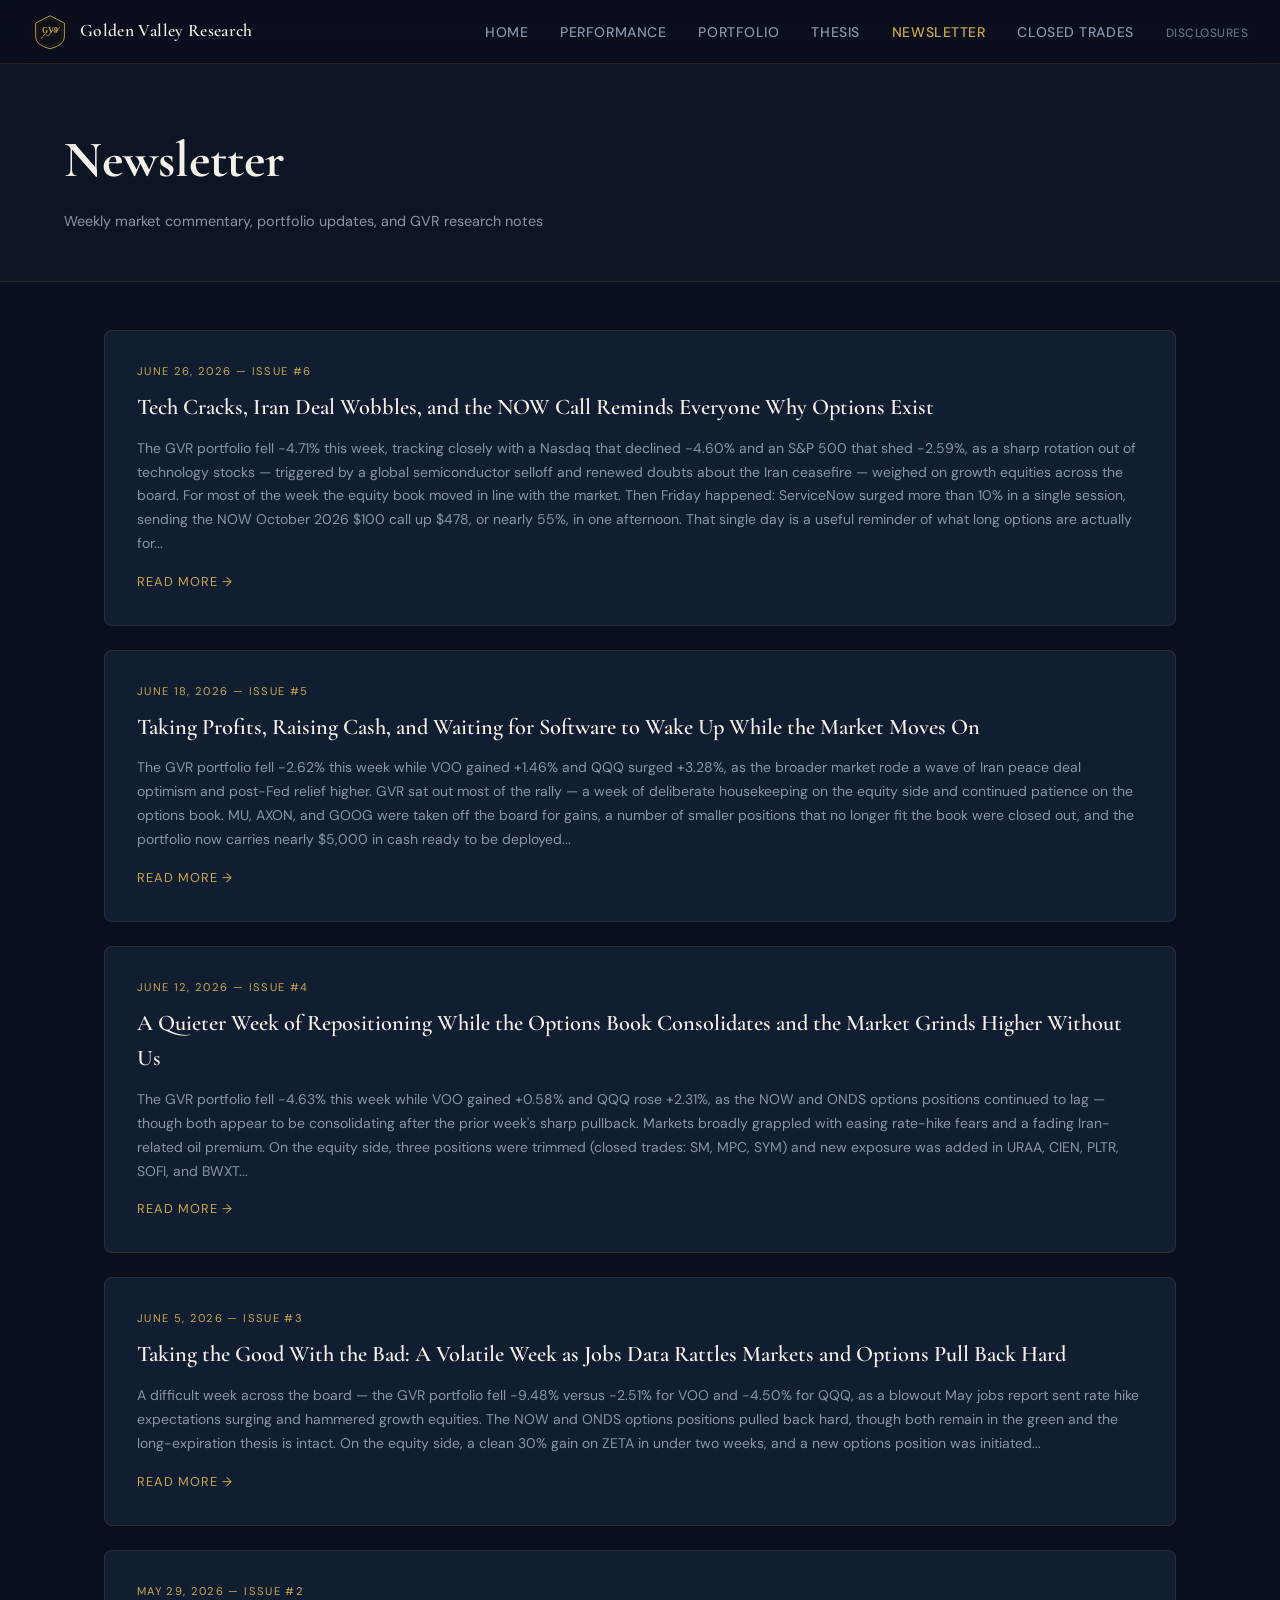
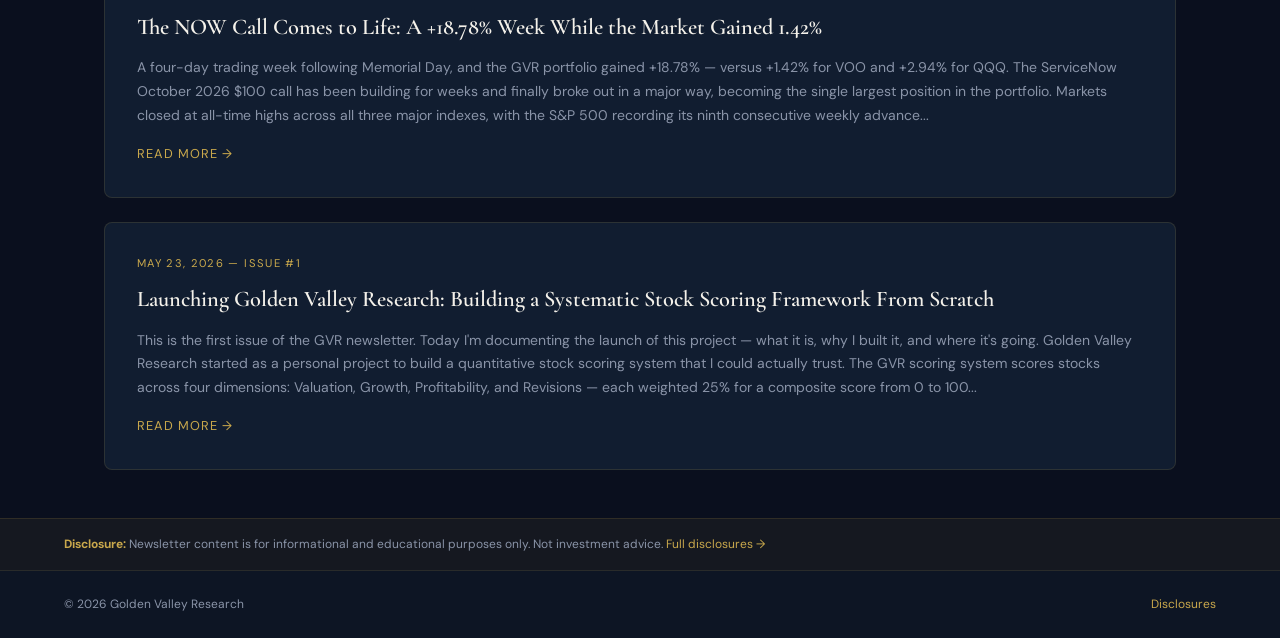
<file: newsletter.html>
<!DOCTYPE html>
<html lang="en">
<head>
  <meta charset="UTF-8" />
  <meta name="viewport" content="width=device-width, initial-scale=1.0" />
  <title>Newsletter — Golden Valley Research</title>
  <link rel="preconnect" href="https://fonts.googleapis.com">
  <link href="https://fonts.googleapis.com/css2?family=Cormorant+Garamond:wght@400;600;700&family=DM+Sans:wght@300;400;500&display=swap" rel="stylesheet">
  <link rel="stylesheet" href="css/main.css" />
</head>
<body>
  <nav class="nav">
    <a href="index.html" class="nav-brand">
      <svg class="nav-logo" viewBox="0 0 60 60" xmlns="http://www.w3.org/2000/svg">
        <path d="M30 3 L54 15 L54 38 Q54 52 30 58 Q6 52 6 38 L6 15 Z" fill="#0d1117" stroke="#c9a84c" stroke-width="1.5"/>
        <path d="M30 7 L50 17.5 L50 37 Q50 49 30 54 Q10 49 10 37 L10 17.5 Z" fill="none" stroke="#c9a84c" stroke-width="0.5" opacity="0.4"/>
        <text x="30" y="32" font-family="Georgia,serif" font-size="13" font-weight="bold" fill="#c9a84c" text-anchor="middle">GV9</text>
        <polyline points="16,40 22,33 27,37 34,27 40,30 46,22" fill="none" stroke="#c9a84c" stroke-width="1.5" stroke-linecap="round" stroke-linejoin="round" opacity="0.8"/>
      </svg>
      <span class="nav-name">Golden Valley Research</span>
    </a>
    <ul class="nav-links">
      <li><a href="index.html">Home</a></li>
      <li><a href="performance.html">Performance</a></li>
      <li><a href="portfolio.html">Portfolio</a></li>
      <li><a href="thesis.html">Thesis</a></li>
      <li><a href="newsletter.html" class="active">Newsletter</a></li>
      <li><a href="closed-trades.html">Closed Trades</a></li>
      <li><a href="disclosures.html" class="nav-disclosures">Disclosures</a></li>
    </ul>
    <button class="nav-toggle" onclick="document.querySelector('.nav-links').classList.toggle('open')">☰</button>
  </nav>
  <div class="page-header">
    <h1>Newsletter</h1>
    <p>Weekly market commentary, portfolio updates, and GVR research notes</p>
  </div>
  <div class="page-content">
    <div class="newsletter-list">
      <div class="newsletter-card">
        <div class="nl-date">June 26, 2026 — Issue #6</div>
        <div class="nl-title">Tech Cracks, Iran Deal Wobbles, and the NOW Call Reminds Everyone Why Options Exist</div>
        <div class="nl-preview">
          The GVR portfolio fell -4.71% this week, tracking closely with a Nasdaq that declined -4.60% and an S&P 500 that shed -2.59%, as a sharp rotation out of technology stocks — triggered by a global semiconductor selloff and renewed doubts about the Iran ceasefire — weighed on growth equities across the board. For most of the week the equity book moved in line with the market. Then Friday happened: ServiceNow surged more than 10% in a single session, sending the NOW October 2026 $100 call up $478, or nearly 55%, in one afternoon. That single day is a useful reminder of what long options are actually for...
        </div>
        <a href="newsletter-issue6.html" class="nl-read-more">Read more →</a>
      </div>
      <div class="newsletter-card">
        <div class="nl-date">June 18, 2026 — Issue #5</div>
        <div class="nl-title">Taking Profits, Raising Cash, and Waiting for Software to Wake Up While the Market Moves On</div>
        <div class="nl-preview">
          The GVR portfolio fell -2.62% this week while VOO gained +1.46% and QQQ surged +3.28%, as the broader market rode a wave of Iran peace deal optimism and post-Fed relief higher. GVR sat out most of the rally — a week of deliberate housekeeping on the equity side and continued patience on the options book. MU, AXON, and GOOG were taken off the board for gains, a number of smaller positions that no longer fit the book were closed out, and the portfolio now carries nearly $5,000 in cash ready to be deployed...
        </div>
        <a href="newsletter-issue5.html" class="nl-read-more">Read more →</a>
      </div>
      <div class="newsletter-card">
        <div class="nl-date">June 12, 2026 — Issue #4</div>
        <div class="nl-title">A Quieter Week of Repositioning While the Options Book Consolidates and the Market Grinds Higher Without Us</div>
        <div class="nl-preview">
          The GVR portfolio fell -4.63% this week while VOO gained +0.58% and QQQ rose +2.31%, as the NOW and ONDS options positions continued to lag — though both appear to be consolidating after the prior week's sharp pullback. Markets broadly grappled with easing rate-hike fears and a fading Iran-related oil premium. On the equity side, three positions were trimmed (closed trades: SM, MPC, SYM) and new exposure was added in URAA, CIEN, PLTR, SOFI, and BWXT...
        </div>
        <a href="newsletter-issue4.html" class="nl-read-more">Read more →</a>
      </div>
      <div class="newsletter-card">
        <div class="nl-date">June 5, 2026 — Issue #3</div>
        <div class="nl-title">Taking the Good With the Bad: A Volatile Week as Jobs Data Rattles Markets and Options Pull Back Hard</div>
        <div class="nl-preview">
          A difficult week across the board — the GVR portfolio fell -9.48% versus -2.51% for VOO and -4.50% for QQQ, as a blowout May jobs report sent rate hike expectations surging and hammered growth equities. The NOW and ONDS options positions pulled back hard, though both remain in the green and the long-expiration thesis is intact. On the equity side, a clean 30% gain on ZETA in under two weeks, and a new options position was initiated...
        </div>
        <a href="newsletter-issue3.html" class="nl-read-more">Read more →</a>
      </div>
      <div class="newsletter-card">
        <div class="nl-date">May 29, 2026 — Issue #2</div>
        <div class="nl-title">The NOW Call Comes to Life: A +18.78% Week While the Market Gained 1.42%</div>
        <div class="nl-preview">
          A four-day trading week following Memorial Day, and the GVR portfolio gained +18.78% — versus +1.42% for VOO and +2.94% for QQQ. The ServiceNow October 2026 $100 call has been building for weeks and finally broke out in a major way, becoming the single largest position in the portfolio. Markets closed at all-time highs across all three major indexes, with the S&P 500 recording its ninth consecutive weekly advance...
        </div>
        <a href="newsletter-2.html" class="nl-read-more">Read more →</a>
      </div>
      <div class="newsletter-card">
        <div class="nl-date">May 23, 2026 — Issue #1</div>
        <div class="nl-title">Launching Golden Valley Research: Building a Systematic Stock Scoring Framework From Scratch</div>
        <div class="nl-preview">
          This is the first issue of the GVR newsletter. Today I'm documenting the launch of this project — what it is, why I built it, and where it's going. Golden Valley Research started as a personal project to build a quantitative stock scoring system that I could actually trust. The GVR scoring system scores stocks across four dimensions: Valuation, Growth, Profitability, and Revisions — each weighted 25% for a composite score from 0 to 100...
        </div>
        <a href="newsletter-1.html" class="nl-read-more">Read more →</a>
      </div>
    </div>
  </div>
  <div class="disclosure-banner">
    <strong>Disclosure:</strong> Newsletter content is for informational and educational purposes only. Not investment advice. <a href="disclosures.html">Full disclosures →</a>
  </div>
  <footer class="footer">
    <span>© 2026 Golden Valley Research</span>
    <a href="disclosures.html">Disclosures</a>
  </footer>
  <script src="js/main.js"></script>
</body>
</html>
</file>
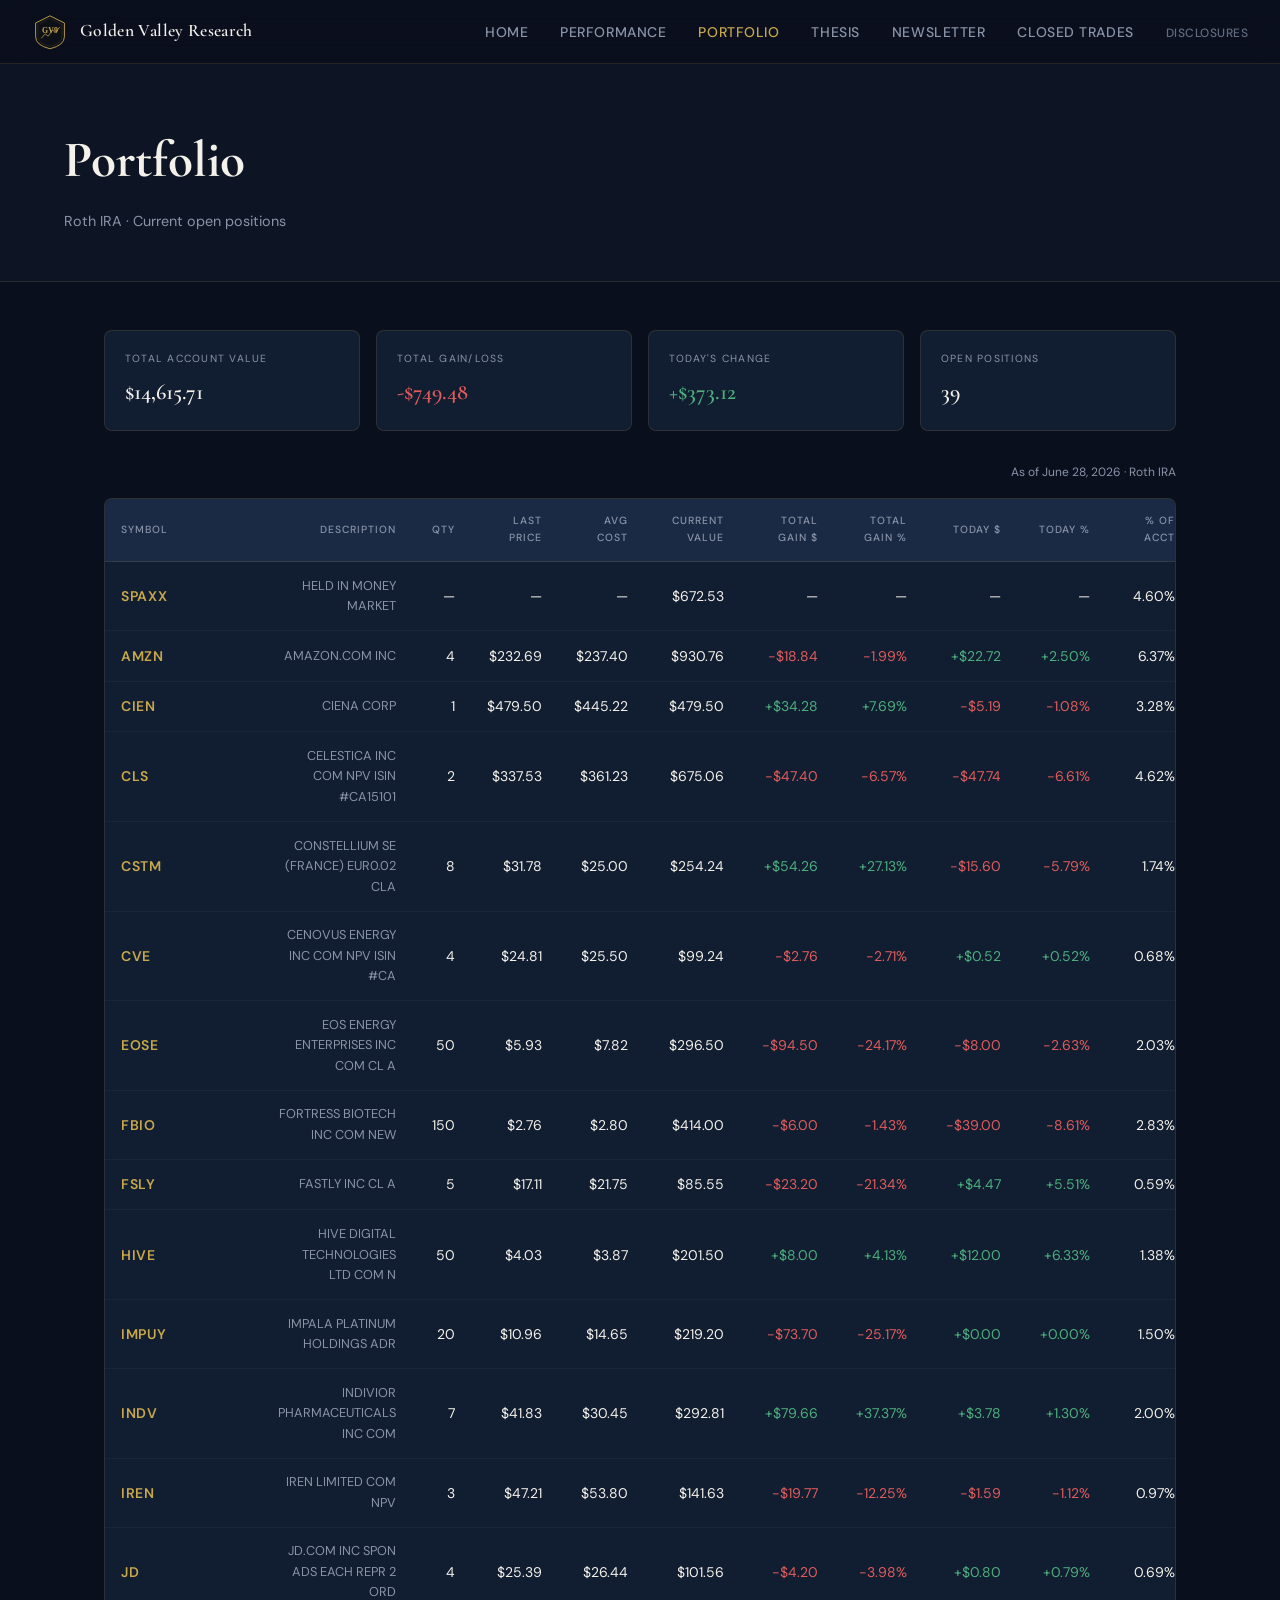
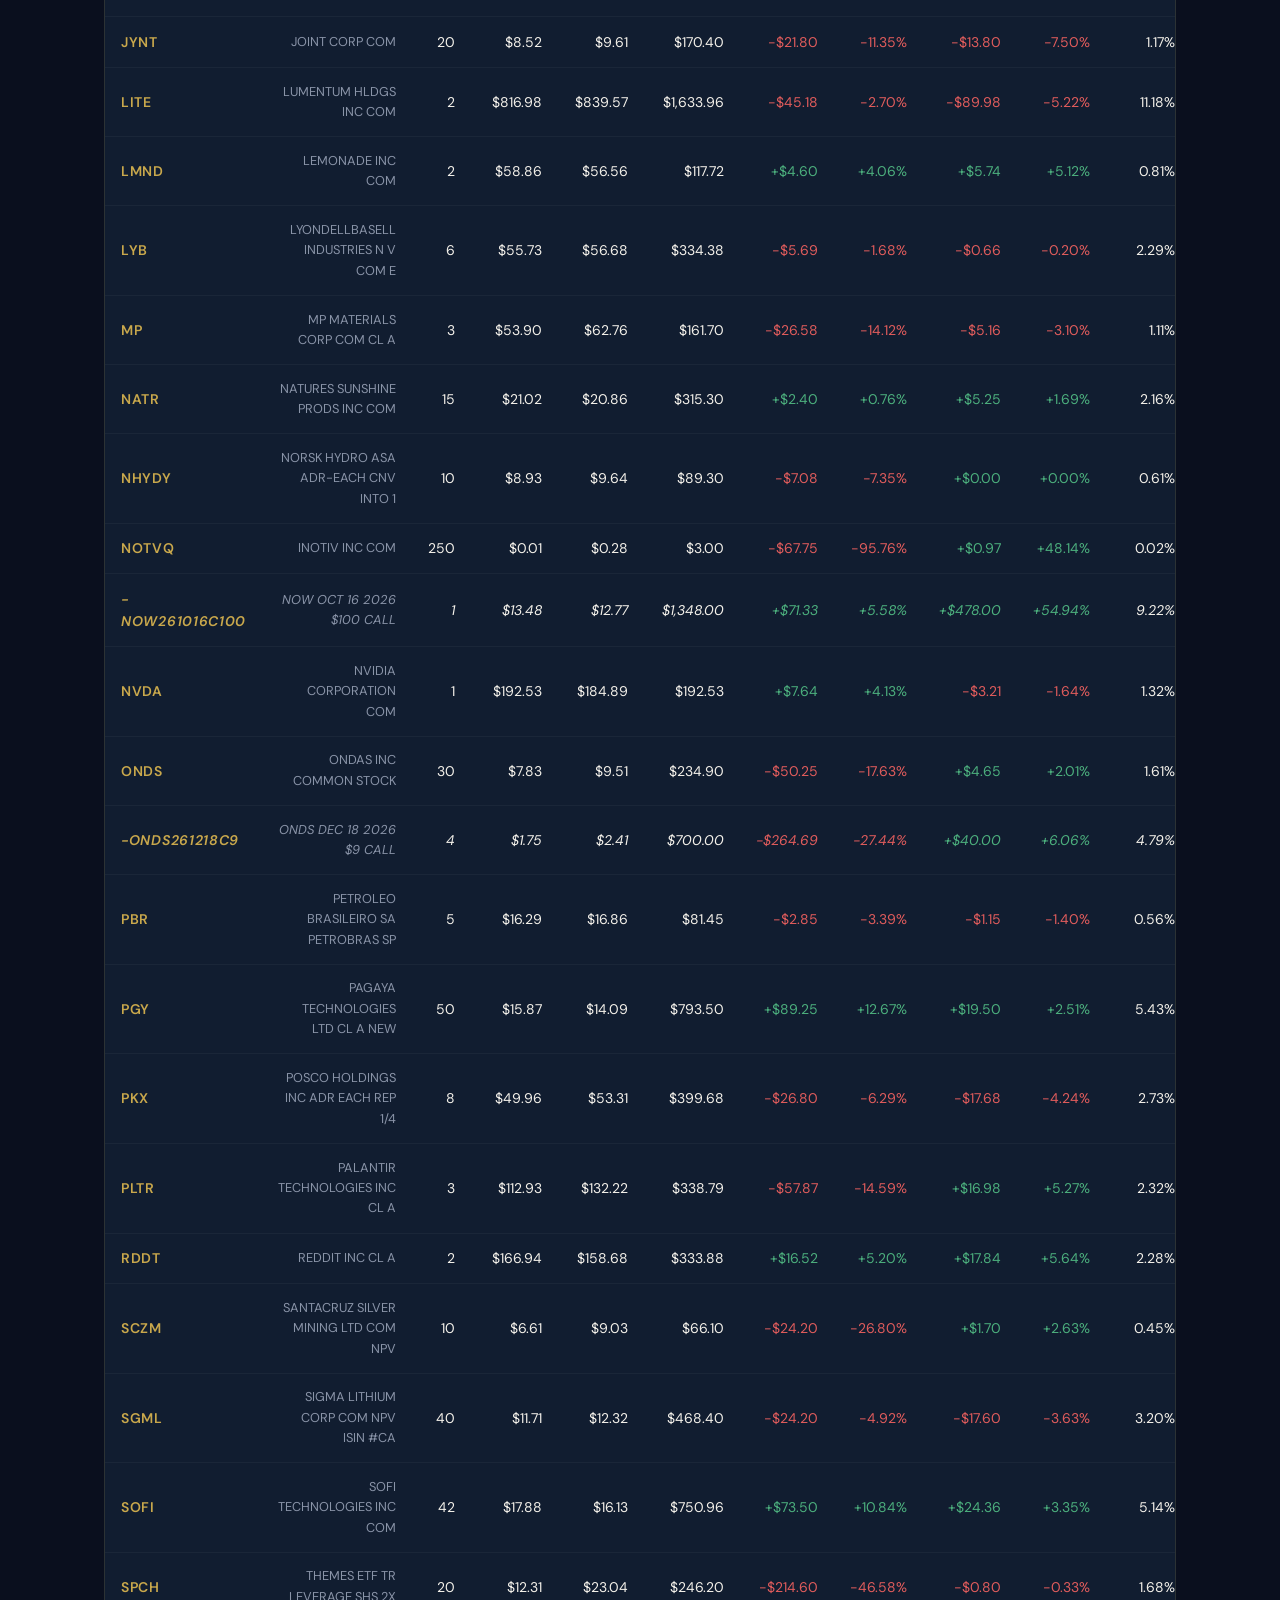
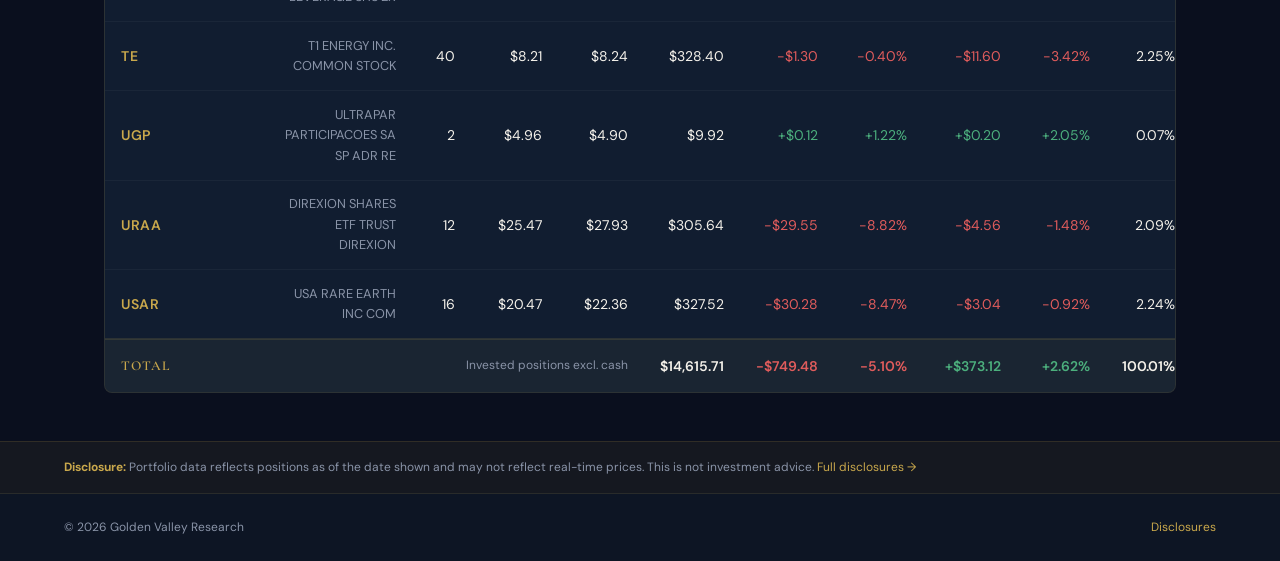
<file: portfolio.html>
<!DOCTYPE html>
<html lang="en">
<head>
  <meta charset="UTF-8" />
  <meta name="viewport" content="width=device-width, initial-scale=1.0" />
  <title>Portfolio — Golden Valley Research</title>
  <link rel="preconnect" href="https://fonts.googleapis.com">
  <link href="https://fonts.googleapis.com/css2?family=Cormorant+Garamond:wght@400;600;700&family=DM+Sans:wght@300;400;500&display=swap" rel="stylesheet">
  <link rel="stylesheet" href="css/main.css" />
  <style>
    .port-summary {
      display: grid; grid-template-columns: repeat(4,1fr);
      gap: 1rem; margin-bottom: 2rem;
    }
    @media (max-width: 600px) {
      .port-summary { grid-template-columns: repeat(2, 1fr); }
    }
    .port-sum-card {
      background: var(--navy-3); border: 1px solid var(--border);
      border-radius: var(--radius); padding: 1.25rem;
    }
    .port-sum-label { font-size: .65rem; letter-spacing: .12em; text-transform: uppercase; color: var(--muted); margin-bottom: .4rem; }
    .port-sum-value { font-family: var(--font-display); font-size: 1.4rem; font-weight: 600; }
    .last-updated { font-size: .75rem; color: var(--muted); margin-bottom: 1rem; text-align: right; }
    .option-row td { font-style: italic; }
    .cash-row td:first-child { color: var(--muted); }
    .totals-row td {
      border-top: 2px solid var(--border);
      font-weight: 600;
      background: rgba(201,168,76,0.05);
      padding-top: 0.9rem;
      padding-bottom: 0.9rem;
    }
    .totals-row td:first-child {
      font-family: var(--font-display);
      font-size: 0.85rem;
      letter-spacing: 0.08em;
      text-transform: uppercase;
      color: var(--gold);
    }
  </style>
</head>
<body>
  <nav class="nav">
    <a href="index.html" class="nav-brand">
      <svg class="nav-logo" viewBox="0 0 60 60" xmlns="http://www.w3.org/2000/svg">
        <path d="M30 3 L54 15 L54 38 Q54 52 30 58 Q6 52 6 38 L6 15 Z" fill="#0d1117" stroke="#c9a84c" stroke-width="1.5"/>
        <path d="M30 7 L50 17.5 L50 37 Q50 49 30 54 Q10 49 10 37 L10 17.5 Z" fill="none" stroke="#c9a84c" stroke-width="0.5" opacity="0.4"/>
        <text x="30" y="32" font-family="Georgia,serif" font-size="13" font-weight="bold" fill="#c9a84c" text-anchor="middle">GV9</text>
        <polyline points="16,40 22,33 27,37 34,27 40,30 46,22" fill="none" stroke="#c9a84c" stroke-width="1.5" stroke-linecap="round" stroke-linejoin="round" opacity="0.8"/>
      </svg>
      <span class="nav-name">Golden Valley Research</span>
    </a>
    <ul class="nav-links">
      <li><a href="index.html">Home</a></li>
      <li><a href="performance.html">Performance</a></li>
      <li><a href="portfolio.html" class="active">Portfolio</a></li>
      <li><a href="thesis.html">Thesis</a></li>
      <li><a href="newsletter.html">Newsletter</a></li>
      <li><a href="closed-trades.html">Closed Trades</a></li>
      <li><a href="disclosures.html" class="nav-disclosures">Disclosures</a></li>
    </ul>
    <button class="nav-toggle" onclick="document.querySelector('.nav-links').classList.toggle('open')">☰</button>
  </nav>
  <div class="page-header">
    <h1>Portfolio</h1>
    <p>Roth IRA · Current open positions</p>
  </div>
  <div class="page-content">
    <div class="port-summary">
      <div class="port-sum-card">
        <div class="port-sum-label">Total Account Value</div>
        <div class="port-sum-value" id="sum-value">—</div>
      </div>
      <div class="port-sum-card">
        <div class="port-sum-label">Total Gain/Loss</div>
        <div class="port-sum-value" id="sum-gl">—</div>
      </div>
      <div class="port-sum-card">
        <div class="port-sum-label">Today's Change</div>
        <div class="port-sum-value" id="sum-today">—</div>
      </div>
      <div class="port-sum-card">
        <div class="port-sum-label">Open Positions</div>
        <div class="port-sum-value" id="sum-count">—</div>
      </div>
    </div>
    <p class="last-updated" id="last-updated"></p>
    <div class="port-table-wrap">
      <table>
        <thead>
          <tr>
            <th>Symbol</th>
            <th>Description</th>
            <th>Qty</th>
            <th>Last Price</th>
            <th>Avg Cost</th>
            <th>Current Value</th>
            <th>Total Gain $</th>
            <th>Total Gain %</th>
            <th>Today $</th>
            <th>Today %</th>
            <th>% of Acct</th>
          </tr>
        </thead>
        <tbody id="portfolio-tbody">
          <tr><td colspan="11" style="text-align:center;color:var(--muted);padding:3rem;">Loading portfolio...</td></tr>
        </tbody>
      </table>
    </div>
  </div>
  <div class="disclosure-banner">
    <strong>Disclosure:</strong> Portfolio data reflects positions as of the date shown and may not reflect real-time prices. This is not investment advice. <a href="disclosures.html">Full disclosures →</a>
  </div>
  <footer class="footer">
    <span>© 2026 Golden Valley Research</span>
    <a href="disclosures.html">Disclosures</a>
  </footer>
  <script src="js/main.js"></script>
  <script>
    const fmt$ = v => v != null
      ? '$' + Math.abs(v).toLocaleString('en-US', {minimumFractionDigits:2, maximumFractionDigits:2})
      : '—';
    const fmtChg$ = v => v != null
      ? `<span class="${v>=0?'pos':'neg'}">${v>=0?'+':'-'}$${Math.abs(v).toLocaleString('en-US',{minimumFractionDigits:2,maximumFractionDigits:2})}</span>`
      : '—';
    const fmtPct = v => v != null
      ? `<span class="${v>=0?'pos':'neg'}">${v>=0?'+':''}${v.toFixed(2)}%</span>`
      : '—';
    fetch('data/portfolio.json')
      .then(r => r.json())
      .then(meta => {
        const positions = meta.positions;
        document.getElementById('last-updated').textContent = `As of ${meta.date} · ${meta.account}`;
        // Summary cards — sum all positions including cash for total value
        let totalValue = 0, totalGL = 0, totalToday = 0, count = 0;
        positions.forEach(p => {
          if (p.value != null) totalValue += p.value;
          if (p.total_gl_dollar != null) totalGL += p.total_gl_dollar;
          if (p.today_gl_dollar != null) totalToday += p.today_gl_dollar;
          if (p.symbol !== 'CASH') count++;
        });
        document.getElementById('sum-value').textContent =
          '$' + totalValue.toLocaleString('en-US', {minimumFractionDigits:2});
        document.getElementById('sum-gl').innerHTML = fmtChg$(totalGL);
        document.getElementById('sum-today').innerHTML = fmtChg$(totalToday);
        document.getElementById('sum-count').textContent = count;
        // Totals row — sum invested positions only (excl cash), straight column sums like Fidelity
        const invested = positions.filter(p => p.symbol !== 'CASH');
        let aggValue = 0, aggGL = 0, aggToday = 0, aggPct = 0, aggCost = 0;
        invested.forEach(p => {
          if (p.value != null)          aggValue   += p.value;
          if (p.total_gl_dollar != null) aggGL      += p.total_gl_dollar;
          if (p.today_gl_dollar != null) aggToday   += p.today_gl_dollar;
          if (p.pct_acct != null)        aggPct     += p.pct_acct;
          if (p.cost_total != null)      aggCost    += p.cost_total;
        });
        const aggGLPct  = aggCost  > 0 ? (aggGL    / aggCost)            * 100 : null;
        const aggTdyPct = aggValue > 0 ? (aggToday / (aggValue - aggToday)) * 100 : null;
        // Render rows
        const tbody = document.getElementById('portfolio-tbody');
        const rows = positions.map(p => {
          const isCash   = p.symbol === 'CASH';
          const isOption = p.symbol && p.symbol.includes('-');
          const cls = isCash ? 'cash-row' : isOption ? 'option-row' : '';
          return `<tr class="${cls}">
            <td class="${isCash ? '' : 'ticker-cell'}">${p.symbol}</td>
            <td class="name-cell">${(p.description||'').substring(0,35)}</td>
            <td>${p.qty != null ? p.qty : '—'}</td>
            <td>${p.price != null ? fmt$(p.price) : '—'}</td>
            <td>${p.avg_cost != null ? fmt$(p.avg_cost) : '—'}</td>
            <td>${p.value != null ? '$' + p.value.toLocaleString('en-US',{minimumFractionDigits:2}) : '—'}</td>
            <td>${fmtChg$(p.total_gl_dollar)}</td>
            <td>${fmtPct(p.total_gl_pct)}</td>
            <td>${fmtChg$(p.today_gl_dollar)}</td>
            <td>${fmtPct(p.today_gl_pct)}</td>
            <td>${p.pct_acct != null ? p.pct_acct.toFixed(2)+'%' : '—'}</td>
          </tr>`;
        }).join('');
        const totalsRow = `<tr class="totals-row">
          <td>Total</td>
          <td colspan="4" style="color:var(--muted);font-size:.75rem;font-weight:400;">Invested positions excl. cash</td>
          <td>$${aggValue.toLocaleString('en-US',{minimumFractionDigits:2})}</td>
          <td>${fmtChg$(aggGL)}</td>
          <td>${aggGLPct  != null ? fmtPct(aggGLPct)  : '—'}</td>
          <td>${fmtChg$(aggToday)}</td>
          <td>${aggTdyPct != null ? fmtPct(aggTdyPct) : '—'}</td>
          <td>${aggPct.toFixed(2)}%</td>
        </tr>`;
        tbody.innerHTML = rows + totalsRow;
      })
      .catch(() => {
        document.getElementById('portfolio-tbody').innerHTML =
          '<tr><td colspan="11" style="text-align:center;color:var(--muted);padding:2rem;">Unable to load portfolio data</td></tr>';
      });
  </script>
</body>
</html>
</file>
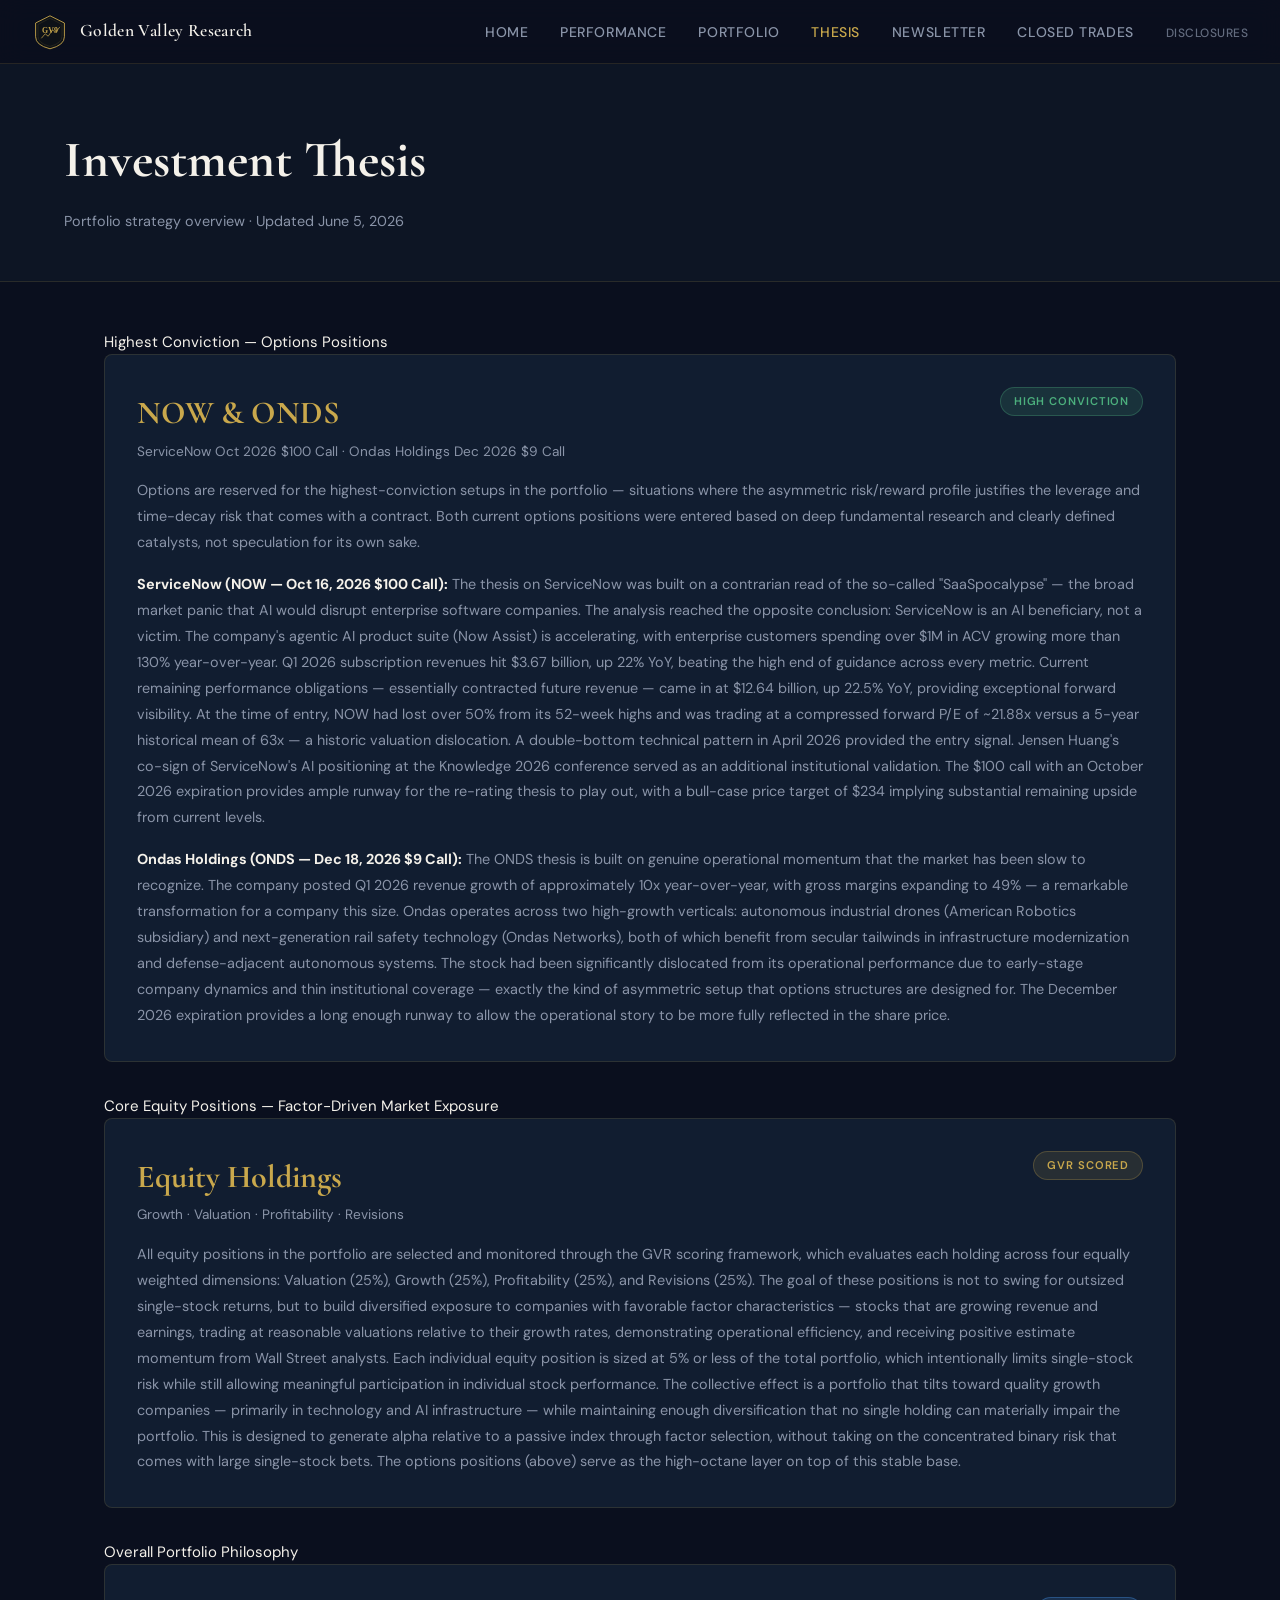
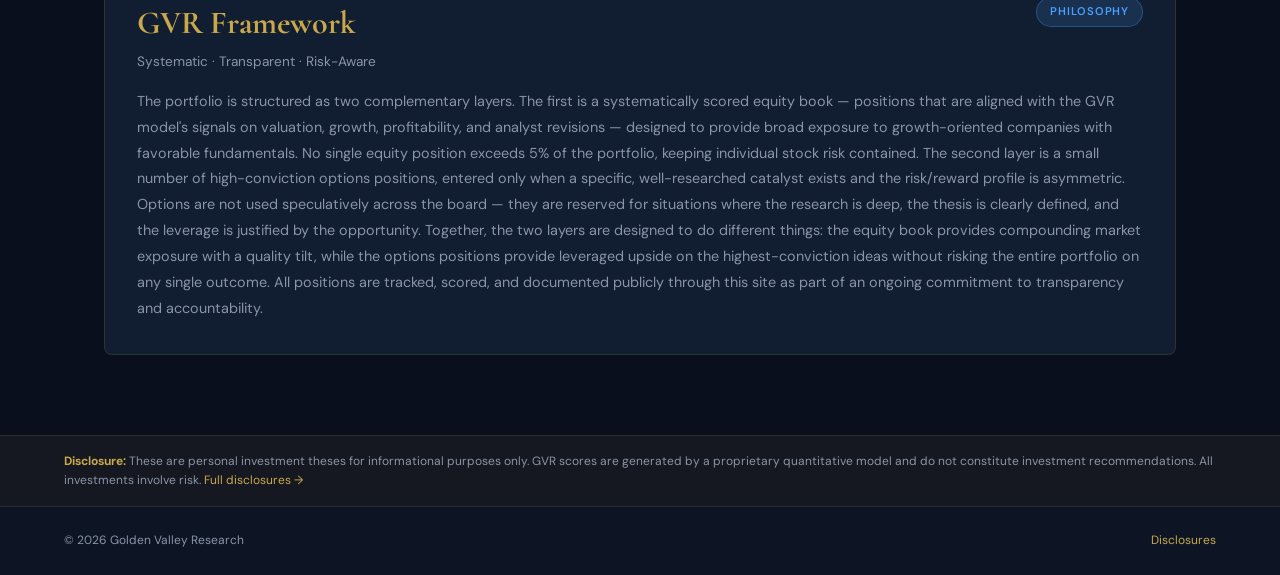
<file: thesis.html>
<!DOCTYPE html>
<html lang="en">
<head>
  <meta charset="UTF-8" />
  <meta name="viewport" content="width=device-width, initial-scale=1.0" />
  <title>Thesis — Golden Valley Research</title>
  <link rel="preconnect" href="https://fonts.googleapis.com">
  <link href="https://fonts.googleapis.com/css2?family=Cormorant+Garamond:wght@400;600;700&family=DM+Sans:wght@300;400;500&display=swap" rel="stylesheet">
  <link rel="stylesheet" href="css/main.css" />
</head>
<body>
  <nav class="nav">
    <a href="index.html" class="nav-brand">
      <svg class="nav-logo" viewBox="0 0 60 60" xmlns="http://www.w3.org/2000/svg">
        <path d="M30 3 L54 15 L54 38 Q54 52 30 58 Q6 52 6 38 L6 15 Z" fill="#0d1117" stroke="#c9a84c" stroke-width="1.5"/>
        <path d="M30 7 L50 17.5 L50 37 Q50 49 30 54 Q10 49 10 37 L10 17.5 Z" fill="none" stroke="#c9a84c" stroke-width="0.5" opacity="0.4"/>
        <text x="30" y="32" font-family="Georgia,serif" font-size="13" font-weight="bold" fill="#c9a84c" text-anchor="middle">GV9</text>
        <polyline points="16,40 22,33 27,37 34,27 40,30 46,22" fill="none" stroke="#c9a84c" stroke-width="1.5" stroke-linecap="round" stroke-linejoin="round" opacity="0.8"/>
      </svg>
      <span class="nav-name">Golden Valley Research</span>
    </a>
    <ul class="nav-links">
      <li><a href="index.html">Home</a></li>
      <li><a href="performance.html">Performance</a></li>
      <li><a href="portfolio.html">Portfolio</a></li>
      <li><a href="thesis.html" class="active">Thesis</a></li>
      <li><a href="newsletter.html">Newsletter</a></li>
      <li><a href="closed-trades.html">Closed Trades</a></li>
      <li><a href="disclosures.html" class="nav-disclosures">Disclosures</a></li>
    </ul>
    <button class="nav-toggle" onclick="document.querySelector('.nav-links').classList.toggle('open')">☰</button>
  </nav>
  <div class="page-header">
    <h1>Investment Thesis</h1>
    <p>Portfolio strategy overview · Updated June 5, 2026</p>
  </div>
  <div class="page-content">
    <!-- SECTION 1: HIGH CONVICTION OPTIONS -->
    <div class="thesis-section-label">Highest Conviction — Options Positions</div>
    <div class="thesis-card" style="margin-bottom:2rem;">
      <div class="thesis-header">
        <div>
          <div class="thesis-ticker">NOW &amp; ONDS</div>
          <div class="thesis-name">ServiceNow Oct 2026 $100 Call · Ondas Holdings Dec 2026 $9 Call</div>
        </div>
        <span class="thesis-badge badge-buy">HIGH CONVICTION</span>
      </div>
      <div class="thesis-body">
        <p style="margin-bottom:1rem;">Options are reserved for the highest-conviction setups in the portfolio — situations where the asymmetric risk/reward profile justifies the leverage and time-decay risk that comes with a contract. Both current options positions were entered based on deep fundamental research and clearly defined catalysts, not speculation for its own sake.</p>
        <p style="margin-bottom:1rem;"><strong style="color:var(--white)">ServiceNow (NOW — Oct 16, 2026 $100 Call):</strong> The thesis on ServiceNow was built on a contrarian read of the so-called "SaaSpocalypse" — the broad market panic that AI would disrupt enterprise software companies. The analysis reached the opposite conclusion: ServiceNow is an AI beneficiary, not a victim. The company's agentic AI product suite (Now Assist) is accelerating, with enterprise customers spending over $1M in ACV growing more than 130% year-over-year. Q1 2026 subscription revenues hit $3.67 billion, up 22% YoY, beating the high end of guidance across every metric. Current remaining performance obligations — essentially contracted future revenue — came in at $12.64 billion, up 22.5% YoY, providing exceptional forward visibility. At the time of entry, NOW had lost over 50% from its 52-week highs and was trading at a compressed forward P/E of ~21.88x versus a 5-year historical mean of 63x — a historic valuation dislocation. A double-bottom technical pattern in April 2026 provided the entry signal. Jensen Huang's co-sign of ServiceNow's AI positioning at the Knowledge 2026 conference served as an additional institutional validation. The $100 call with an October 2026 expiration provides ample runway for the re-rating thesis to play out, with a bull-case price target of $234 implying substantial remaining upside from current levels.</p>
        <p><strong style="color:var(--white)">Ondas Holdings (ONDS — Dec 18, 2026 $9 Call):</strong> The ONDS thesis is built on genuine operational momentum that the market has been slow to recognize. The company posted Q1 2026 revenue growth of approximately 10x year-over-year, with gross margins expanding to 49% — a remarkable transformation for a company this size. Ondas operates across two high-growth verticals: autonomous industrial drones (American Robotics subsidiary) and next-generation rail safety technology (Ondas Networks), both of which benefit from secular tailwinds in infrastructure modernization and defense-adjacent autonomous systems. The stock had been significantly dislocated from its operational performance due to early-stage company dynamics and thin institutional coverage — exactly the kind of asymmetric setup that options structures are designed for. The December 2026 expiration provides a long enough runway to allow the operational story to be more fully reflected in the share price.</p>
      </div>
    </div>

    

    <!-- SECTION 2: EQUITY POSITIONS -->
    <div class="thesis-section-label">Core Equity Positions — Factor-Driven Market Exposure</div>
    <div class="thesis-card" style="margin-bottom:2rem;">
      <div class="thesis-header">
        <div>
          <div class="thesis-ticker">Equity Holdings</div>
          <div class="thesis-name">Growth · Valuation · Profitability · Revisions</div>
        </div>
        <span class="thesis-badge badge-watch">GVR SCORED</span>
      </div>
      <div class="thesis-body">
        All equity positions in the portfolio are selected and monitored through the GVR scoring framework, which evaluates each holding across four equally weighted dimensions: Valuation (25%), Growth (25%), Profitability (25%), and Revisions (25%). The goal of these positions is not to swing for outsized single-stock returns, but to build diversified exposure to companies with favorable factor characteristics — stocks that are growing revenue and earnings, trading at reasonable valuations relative to their growth rates, demonstrating operational efficiency, and receiving positive estimate momentum from Wall Street analysts. Each individual equity position is sized at 5% or less of the total portfolio, which intentionally limits single-stock risk while still allowing meaningful participation in individual stock performance. The collective effect is a portfolio that tilts toward quality growth companies — primarily in technology and AI infrastructure — while maintaining enough diversification that no single holding can materially impair the portfolio. This is designed to generate alpha relative to a passive index through factor selection, without taking on the concentrated binary risk that comes with large single-stock bets. The options positions (above) serve as the high-octane layer on top of this stable base.
      </div>
    </div>

    <!-- SECTION 3: OVERALL PHILOSOPHY -->
    <div class="thesis-section-label">Overall Portfolio Philosophy</div>
    <div class="thesis-card" style="margin-bottom:2rem;">
      <div class="thesis-header">
        <div>
          <div class="thesis-ticker">GVR Framework</div>
          <div class="thesis-name">Systematic · Transparent · Risk-Aware</div>
        </div>
        <span class="thesis-badge" style="background:rgba(74,158,255,0.15);color:#4a9eff;border:1px solid rgba(74,158,255,0.3);">PHILOSOPHY</span>
      </div>
      <div class="thesis-body">
        The portfolio is structured as two complementary layers. The first is a systematically scored equity book — positions that are aligned with the GVR model's signals on valuation, growth, profitability, and analyst revisions — designed to provide broad exposure to growth-oriented companies with favorable fundamentals. No single equity position exceeds 5% of the portfolio, keeping individual stock risk contained. The second layer is a small number of high-conviction options positions, entered only when a specific, well-researched catalyst exists and the risk/reward profile is asymmetric. Options are not used speculatively across the board — they are reserved for situations where the research is deep, the thesis is clearly defined, and the leverage is justified by the opportunity. Together, the two layers are designed to do different things: the equity book provides compounding market exposure with a quality tilt, while the options positions provide leveraged upside on the highest-conviction ideas without risking the entire portfolio on any single outcome. All positions are tracked, scored, and documented publicly through this site as part of an ongoing commitment to transparency and accountability.
      </div>
    </div>
  </div>
  <div class="disclosure-banner">
    <strong>Disclosure:</strong> These are personal investment theses for informational purposes only. GVR scores are generated by a proprietary quantitative model and do not constitute investment recommendations. All investments involve risk. <a href="disclosures.html">Full disclosures →</a>
  </div>
  <footer class="footer">
    <span>© 2026 Golden Valley Research</span>
    <a href="disclosures.html">Disclosures</a>
  </footer>
  <script src="js/main.js"></script>
</body>
</html>
</file>
<file: css/main.css>
/* ── GVR Website — main.css ─────────────────────────────────── */
:root {
  --navy:       #0a0f1e;
  --navy-2:     #0d1524;
  --navy-3:     #111d30;
  --navy-4:     #1a2a45;
  --gold:       #c9a84c;
  --gold-light: #e0c070;
  --gold-dim:   #8a6f2e;
  --white:      #f4f1ea;
  --muted:      #8a94a8;
  --border:     rgba(201,168,76,0.15);
  --pos:        #4caf7d;
  --neg:        #e05c5c;
  --font-display: 'Cormorant Garamond', Georgia, serif;
  --font-body:    'DM Sans', system-ui, sans-serif;
  --radius:     8px;
  --max-w:      1200px;
}
*, *::before, *::after { box-sizing: border-box; margin: 0; padding: 0; }
html { scroll-behavior: smooth; }
body {
  background: var(--navy);
  color: var(--white);
  font-family: var(--font-body);
  font-size: 15px;
  line-height: 1.6;
  min-height: 100vh;
}
a { color: var(--gold); text-decoration: none; transition: color .2s; }
a:hover { color: var(--gold-light); }
/* ── NAV ─────────────────────────────────────────────────────── */
.nav {
  position: fixed; top: 0; left: 0; right: 0; z-index: 100;
  display: flex; align-items: center; justify-content: space-between;
  padding: 0 2rem;
  height: 64px;
  background: rgba(10,15,30,0.92);
  backdrop-filter: blur(12px);
  border-bottom: 1px solid var(--border);
}
.nav-brand {
  display: flex; align-items: center; gap: .75rem;
  color: var(--white); font-family: var(--font-display);
  font-size: 1.1rem; font-weight: 600; letter-spacing: .02em;
}
.nav-logo { width: 36px; height: 36px; }
.nav-name { white-space: nowrap; }
.nav-links {
  display: flex; align-items: center; gap: 2rem;
  list-style: none;
}
.nav-links a {
  color: var(--muted); font-size: .875rem; font-weight: 500;
  letter-spacing: .04em; text-transform: uppercase;
  transition: color .2s;
}
.nav-links a:hover { color: var(--gold); }
.nav-links a.active { color: var(--gold); }
.nav-disclosures { font-size: .75rem !important; opacity: .7; }
.nav-toggle {
  display: none; background: none; border: none;
  color: var(--gold); font-size: 1.4rem; cursor: pointer;
}
/* ── HERO ────────────────────────────────────────────────────── */
.hero {
  position: relative; min-height: 100vh;
  display: flex; flex-direction: column;
  justify-content: center; align-items: flex-start;
  padding: 120px 4rem 160px;
  overflow: hidden;
}
.hero-bg {
  position: absolute; inset: 0; z-index: 0;
  background:
    radial-gradient(ellipse 80% 60% at 70% 40%, rgba(201,168,76,.06) 0%, transparent 60%),
    radial-gradient(ellipse 50% 80% at 20% 80%, rgba(26,42,69,.8) 0%, transparent 60%),
    linear-gradient(160deg, #0a0f1e 0%, #0d1524 50%, #0a1020 100%);
}
.hero-bg::after {
  content: '';
  position: absolute; inset: 0;
  background-image: repeating-linear-gradient(
    0deg, transparent, transparent 39px,
    rgba(201,168,76,.03) 40px
  ),
  repeating-linear-gradient(
    90deg, transparent, transparent 39px,
    rgba(201,168,76,.03) 40px
  );
}
.hero-content { position: relative; z-index: 1; max-width: 680px; }
.hero-eyebrow {
  font-size: .75rem; letter-spacing: .2em; text-transform: uppercase;
  color: var(--gold); font-weight: 500; margin-bottom: 1.25rem;
}
.hero-title {
  font-family: var(--font-display);
  font-size: clamp(3rem, 6vw, 5.5rem);
  font-weight: 700; line-height: 1.05;
  color: var(--white); margin-bottom: 1.5rem;
}
.hero-title em {
  font-style: italic; color: var(--gold);
}
.hero-sub {
  font-size: 1rem; color: var(--muted); line-height: 1.75;
  max-width: 560px; margin-bottom: 2.5rem;
}
.hero-cta { display: flex; gap: 1rem; flex-wrap: wrap; }
.btn-primary {
  display: inline-block;
  padding: .75rem 2rem;
  background: var(--gold);
  color: var(--navy) !important;
  font-weight: 600; font-size: .875rem;
  letter-spacing: .06em; text-transform: uppercase;
  border-radius: var(--radius);
  transition: background .2s, transform .15s;
}
.btn-primary:hover { background: var(--gold-light); transform: translateY(-1px); }
.btn-ghost {
  display: inline-block;
  padding: .75rem 2rem;
  border: 1px solid var(--border);
  color: var(--white) !important;
  font-weight: 500; font-size: .875rem;
  letter-spacing: .06em; text-transform: uppercase;
  border-radius: var(--radius);
  transition: border-color .2s, background .2s;
}
.btn-ghost:hover { border-color: var(--gold); background: rgba(201,168,76,.05); }
/* stat bar */
.hero-stat-bar {
  position: absolute; bottom: 0; left: 0; right: 0; z-index: 1;
  display: flex; align-items: stretch;
  background: rgba(13,21,36,.9);
  border-top: 1px solid var(--border);
  backdrop-filter: blur(8px);
}
.stat-item {
  flex: 1; padding: 1.25rem 2rem;
  display: flex; flex-direction: column; gap: .3rem;
}
.stat-label {
  font-size: .7rem; letter-spacing: .12em; text-transform: uppercase;
  color: var(--muted);
}
.stat-value {
  font-family: var(--font-display); font-size: 1.5rem;
  font-weight: 600; color: var(--white);
}
.stat-divider {
  width: 1px; background: var(--border); margin: .75rem 0;
}
.pos { color: var(--pos); }
.neg { color: var(--neg); }
/* ── ABOUT STRIP ─────────────────────────────────────────────── */
.about-strip {
  padding: 5rem 4rem;
  background: var(--navy-2);
  border-top: 1px solid var(--border);
}
.about-grid {
  display: grid; grid-template-columns: repeat(3, 1fr);
  gap: 2rem; max-width: var(--max-w); margin: 0 auto;
}
.about-card {
  padding: 2rem;
  border: 1px solid var(--border);
  border-radius: var(--radius);
  background: rgba(255,255,255,.02);
  transition: border-color .2s, background .2s;
}
.about-card:hover {
  border-color: rgba(201,168,76,.3);
  background: rgba(201,168,76,.03);
}
.about-icon { font-size: 1.5rem; margin-bottom: 1rem; }
.about-card h3 {
  font-family: var(--font-display); font-size: 1.25rem;
  font-weight: 600; color: var(--white); margin-bottom: .5rem;
}
.about-card p { font-size: .875rem; color: var(--muted); line-height: 1.7; }
/* ── PAGE HEADER ─────────────────────────────────────────────── */
.page-header {
  padding: 120px 4rem 3rem;
  background: var(--navy-2);
  border-bottom: 1px solid var(--border);
}
.page-header h1 {
  font-family: var(--font-display);
  font-size: clamp(2rem, 4vw, 3.5rem);
  font-weight: 700; color: var(--white);
}
.page-header p {
  color: var(--muted); margin-top: .5rem; font-size: .9rem;
}
/* ── MAIN CONTENT AREA ───────────────────────────────────────── */
.page-content {
  max-width: var(--max-w); margin: 0 auto;
  padding: 3rem 4rem;
}
/* ── PERFORMANCE PAGE ────────────────────────────────────────── */
.perf-stats-grid {
  display: grid;
  grid-template-columns: repeat(6, 1fr);
  gap: 1rem; margin-bottom: 2.5rem;
}
.perf-stat {
  background: var(--navy-3);
  border: 1px solid var(--border);
  border-radius: var(--radius);
  padding: 1.25rem 1rem;
  text-align: center;
}
.perf-stat-label {
  font-size: .65rem; letter-spacing: .12em;
  text-transform: uppercase; color: var(--muted);
  margin-bottom: .4rem;
}
.perf-stat-value {
  font-family: var(--font-display); font-size: 1.4rem;
  font-weight: 600;
}
.chart-container {
  background: var(--navy-3);
  border: 1px solid var(--border);
  border-radius: var(--radius);
  padding: 1.5rem;
  margin-bottom: 2rem;
}
.chart-header {
  display: flex; align-items: center; justify-content: space-between;
  margin-bottom: 1rem;
}
.chart-title {
  font-family: var(--font-display); font-size: 1.1rem;
  font-weight: 600; color: var(--white);
}
.chart-toggle { display: flex; gap: .5rem; }
.chart-btn {
  padding: .3rem .8rem; font-size: .75rem;
  border: 1px solid var(--border); background: transparent;
  color: var(--muted); border-radius: 4px; cursor: pointer;
  transition: all .15s;
}
.chart-btn.active, .chart-btn:hover {
  border-color: var(--gold); color: var(--gold);
  background: rgba(201,168,76,.08);
}
canvas { width: 100% !important; }
/* ── PORTFOLIO TABLE ─────────────────────────────────────────── */
.port-table-wrap {
  background: var(--navy-3);
  border: 1px solid var(--border);
  border-radius: var(--radius);
  overflow: hidden;
}
table {
  width: 100%; border-collapse: collapse;
  font-size: .875rem;
}
thead tr {
  background: var(--navy-4);
  border-bottom: 1px solid var(--border);
}
th {
  padding: .9rem 1rem; text-align: right;
  font-size: .65rem; letter-spacing: .1em;
  text-transform: uppercase; color: var(--muted);
  font-weight: 500;
}
th:first-child { text-align: left; }
td {
  padding: .85rem 1rem; text-align: right;
  border-bottom: 1px solid rgba(255,255,255,.04);
  color: var(--white);
}
td:first-child { text-align: left; }
tbody tr:hover { background: rgba(201,168,76,.03); }
tbody tr:last-child td { border-bottom: none; }
.ticker-cell { font-weight: 600; color: var(--gold); letter-spacing: .05em; }
.name-cell { color: var(--muted); font-size: .8rem; }
/* ── NEWSLETTER ──────────────────────────────────────────────── */
.newsletter-list { display: flex; flex-direction: column; gap: 1.5rem; }
.newsletter-card {
  background: var(--navy-3);
  border: 1px solid var(--border);
  border-radius: var(--radius);
  padding: 2rem;
  transition: border-color .2s;
}
.newsletter-card:hover { border-color: rgba(201,168,76,.3); }
.nl-date {
  font-size: .7rem; letter-spacing: .12em; text-transform: uppercase;
  color: var(--gold); margin-bottom: .5rem;
}
.nl-title {
  font-family: var(--font-display); font-size: 1.4rem;
  font-weight: 600; color: var(--white); margin-bottom: .75rem;
}
.nl-preview { color: var(--muted); font-size: .875rem; line-height: 1.7; }
.nl-read-more {
  display: inline-block; margin-top: 1rem;
  font-size: .8rem; letter-spacing: .08em;
  text-transform: uppercase; color: var(--gold);
}
/* ── THESIS ──────────────────────────────────────────────────── */
.thesis-grid { display: flex; flex-direction: column; gap: 1.5rem; }
.thesis-card {
  background: var(--navy-3);
  border: 1px solid var(--border);
  border-radius: var(--radius);
  padding: 2rem;
}
.thesis-header {
  display: flex; align-items: flex-start;
  justify-content: space-between; margin-bottom: 1rem;
}
.thesis-ticker {
  font-family: var(--font-display); font-size: 2rem;
  font-weight: 700; color: var(--gold);
}
.thesis-name { color: var(--muted); font-size: .85rem; margin-top: .15rem; }
.thesis-badge {
  padding: .3rem .8rem; border-radius: 20px; font-size: .7rem;
  font-weight: 600; letter-spacing: .08em; text-transform: uppercase;
}
.badge-buy { background: rgba(76,175,125,.15); color: var(--pos); border: 1px solid rgba(76,175,125,.3); }
.badge-watch { background: rgba(201,168,76,.12); color: var(--gold); border: 1px solid rgba(201,168,76,.25); }
.badge-avoid { background: rgba(224,92,92,.12); color: var(--neg); border: 1px solid rgba(224,92,92,.25); }
.thesis-body { color: var(--muted); font-size: .9rem; line-height: 1.8; }
.thesis-meta {
  display: flex; gap: 2rem; margin-top: 1.25rem;
  padding-top: 1.25rem; border-top: 1px solid var(--border);
  flex-wrap: wrap;
}
.thesis-meta-item { display: flex; flex-direction: column; gap: .2rem; }
.thesis-meta-label { font-size: .65rem; letter-spacing: .1em; text-transform: uppercase; color: var(--muted); }
.thesis-meta-value { font-size: .9rem; color: var(--white); font-weight: 500; }
/* ── DISCLOSURES ─────────────────────────────────────────────── */
.disclosures-body { max-width: 740px; }
.disclosures-body h2 {
  font-family: var(--font-display); font-size: 1.4rem;
  color: var(--gold); margin: 2rem 0 .75rem;
}
.disclosures-body p {
  color: var(--muted); font-size: .9rem; line-height: 1.8;
  margin-bottom: .75rem;
}
/* ── DISCLOSURE BANNER ───────────────────────────────────────── */
.disclosure-banner {
  background: rgba(201,168,76,.06);
  border-top: 1px solid var(--border);
  padding: 1rem 4rem;
  font-size: .75rem; color: var(--muted); line-height: 1.6;
}
.disclosure-banner strong { color: var(--gold); }
/* ── FOOTER ──────────────────────────────────────────────────── */
.footer {
  display: flex; align-items: center; justify-content: space-between;
  padding: 1.5rem 4rem;
  border-top: 1px solid var(--border);
  font-size: .75rem; color: var(--muted);
  background: var(--navy-2);
}
/* ── RESPONSIVE ──────────────────────────────────────────────── */
@media (max-width: 900px) {
  .hero {
    padding: 100px 2rem 2rem;
    min-height: auto;
    overflow: visible;
    justify-content: flex-start;
  }
  .about-strip { padding: 3rem 2rem; }
  .about-grid { grid-template-columns: 1fr; }
  .page-content { padding: 2rem; }
  .page-header { padding: 100px 2rem 2rem; }
  .perf-stats-grid { grid-template-columns: repeat(3, 1fr); }
  .hero-stat-bar {
    position: static;
    flex-wrap: wrap;
    margin-top: 2rem;
  }
  .stat-item { min-width: 40%; }
  .stat-divider { display: none; }
  .nav-links {
    display: none; flex-direction: column;
    position: absolute; top: 64px; left: 0; right: 0;
    background: var(--navy-2); padding: 1rem 2rem;
    border-bottom: 1px solid var(--border);
  }
  .nav-links.open { display: flex; }
  .nav-toggle { display: block; }
  .footer { padding: 1.5rem 2rem; }
  .disclosure-banner { padding: 1rem 2rem; }
}
@media (max-width: 600px) {
  /* Performance stat grid — 2 columns */
  .perf-stats-grid { grid-template-columns: repeat(2, 1fr); }

  /* Hero */
  .hero-title { font-size: 2.5rem; }

  /* Portfolio summary cards — 2x2 */
  .port-summary { grid-template-columns: repeat(2, 1fr) !important; }

  /* Chart header stacks vertically so toggle buttons don't overflow */
  .chart-header { flex-direction: column; align-items: flex-start; gap: .75rem; }
  .chart-toggle { flex-wrap: wrap; }

  /* Benchmark legend wraps onto multiple lines */
  .benchmark-legend { flex-wrap: wrap; gap: .5rem; }

  /* Portfolio table scrolls horizontally — prevents full page overflow */
  .port-table-wrap { overflow-x: auto; -webkit-overflow-scrolling: touch; }
  .port-table-wrap table { min-width: 700px; }

  /* Tighten page padding on small screens */
  .page-content { padding: 1.25rem 1rem; }
  .page-header { padding: 90px 1rem 1.5rem; }

  /* Dollar growth card */
  .dollar-growth-card { flex-direction: column; align-items: flex-start; padding: 1.25rem; }

  /* Disclosure banner and footer */
  .disclosure-banner { padding: 1rem 1rem; }
  .footer { padding: 1.25rem 1rem; flex-direction: column; gap: .5rem; text-align: center; }
}
</file>
